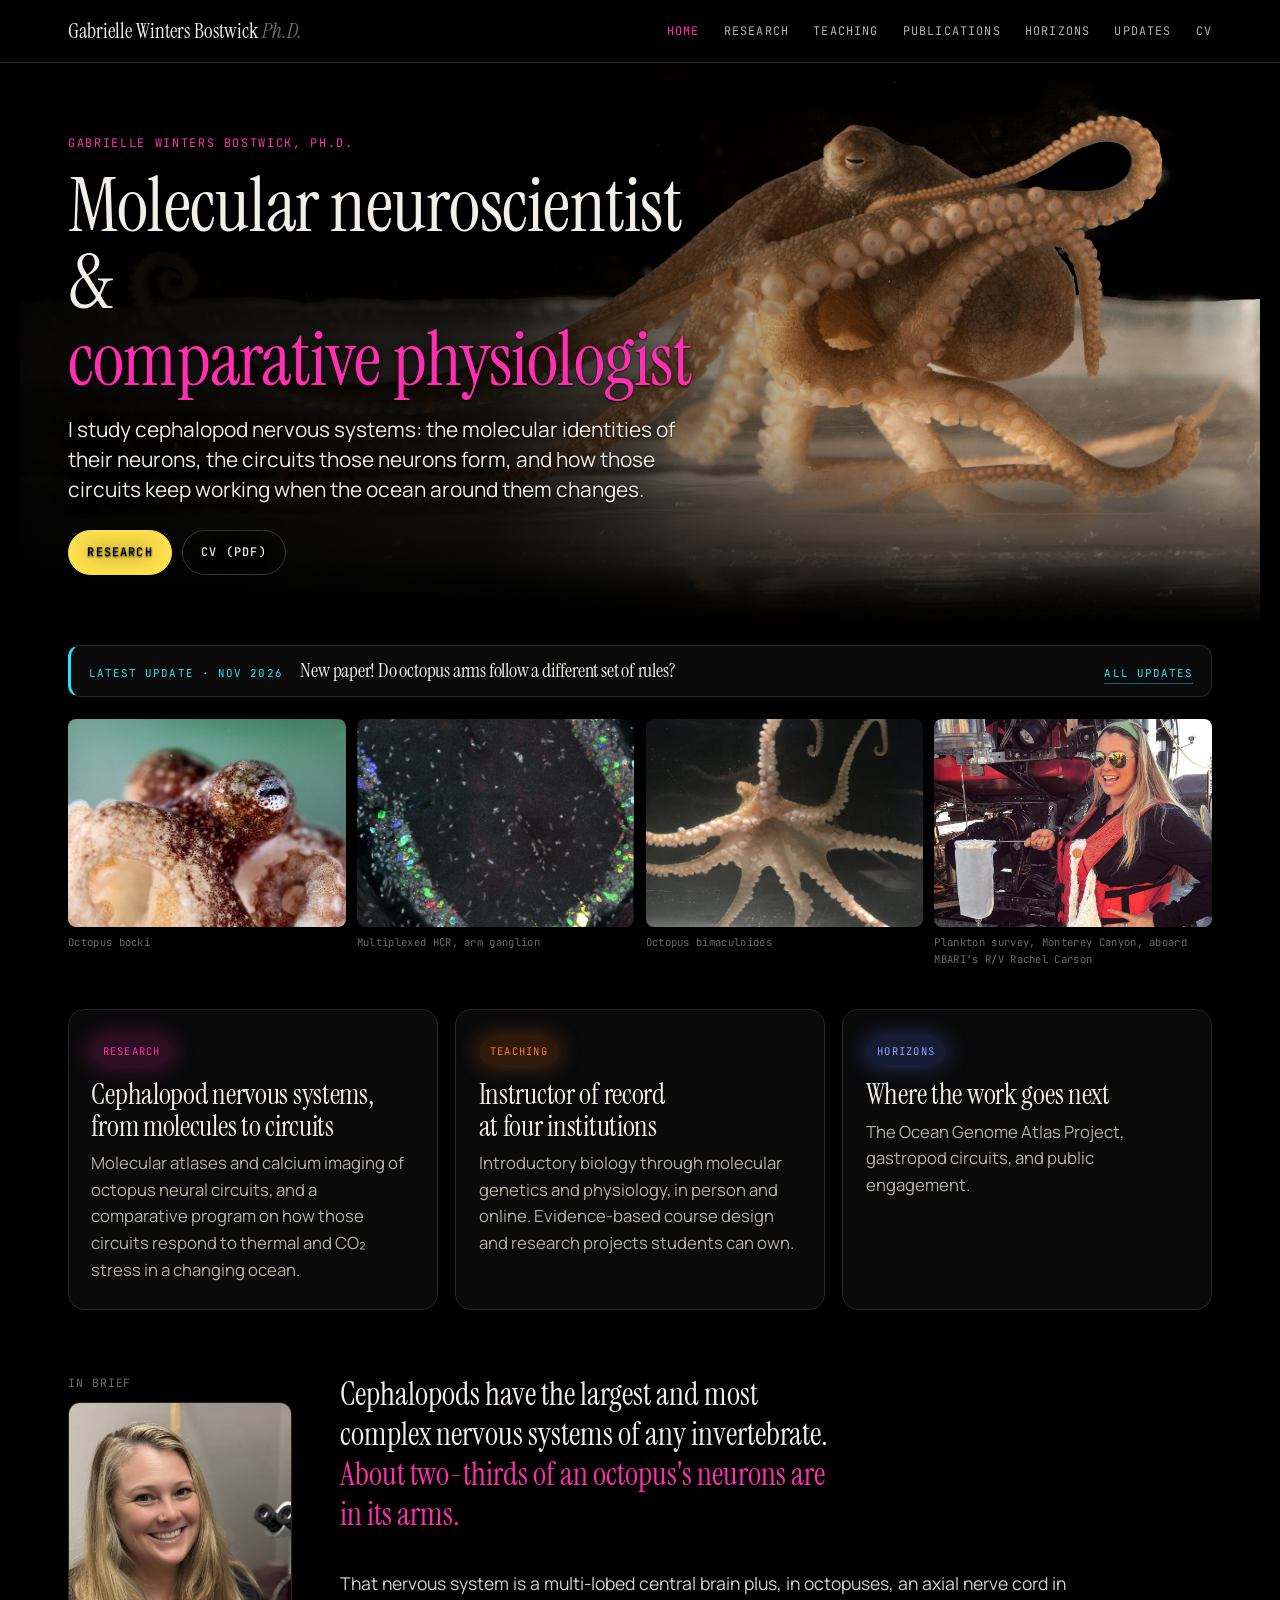
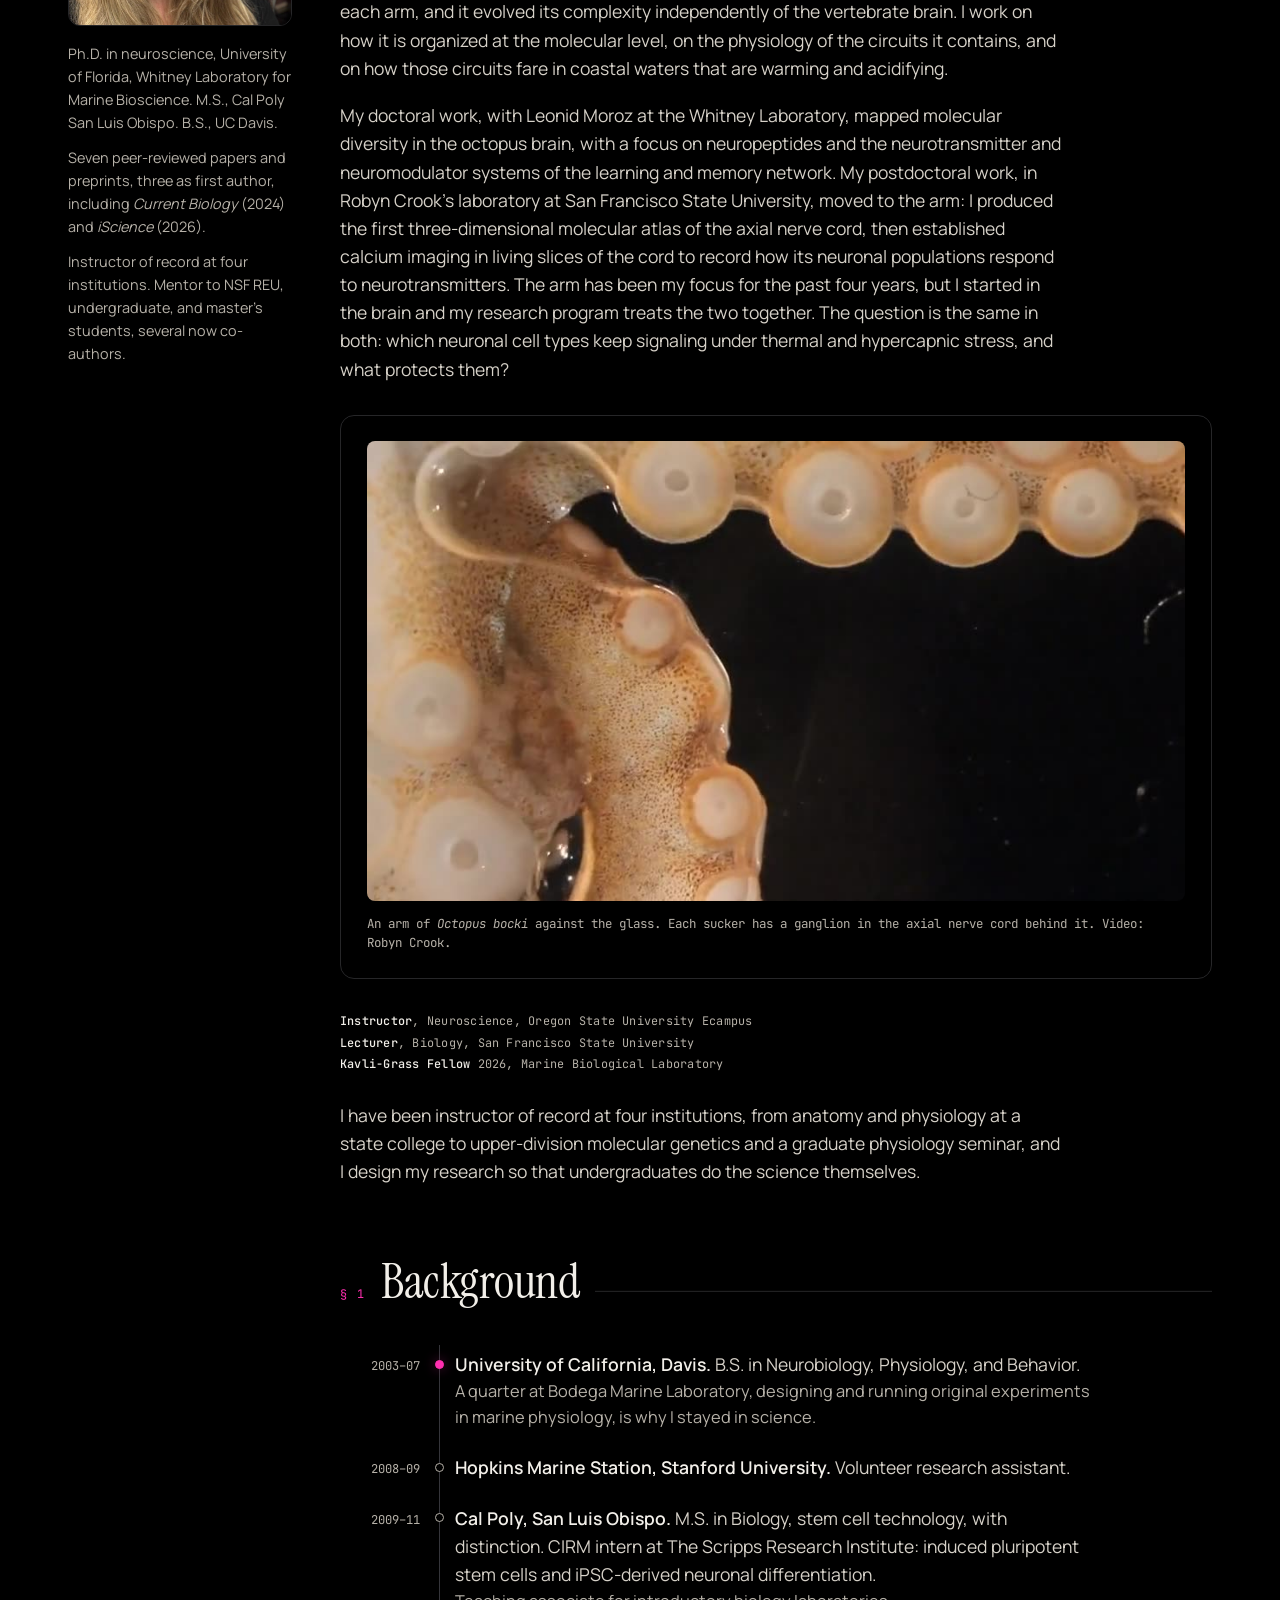
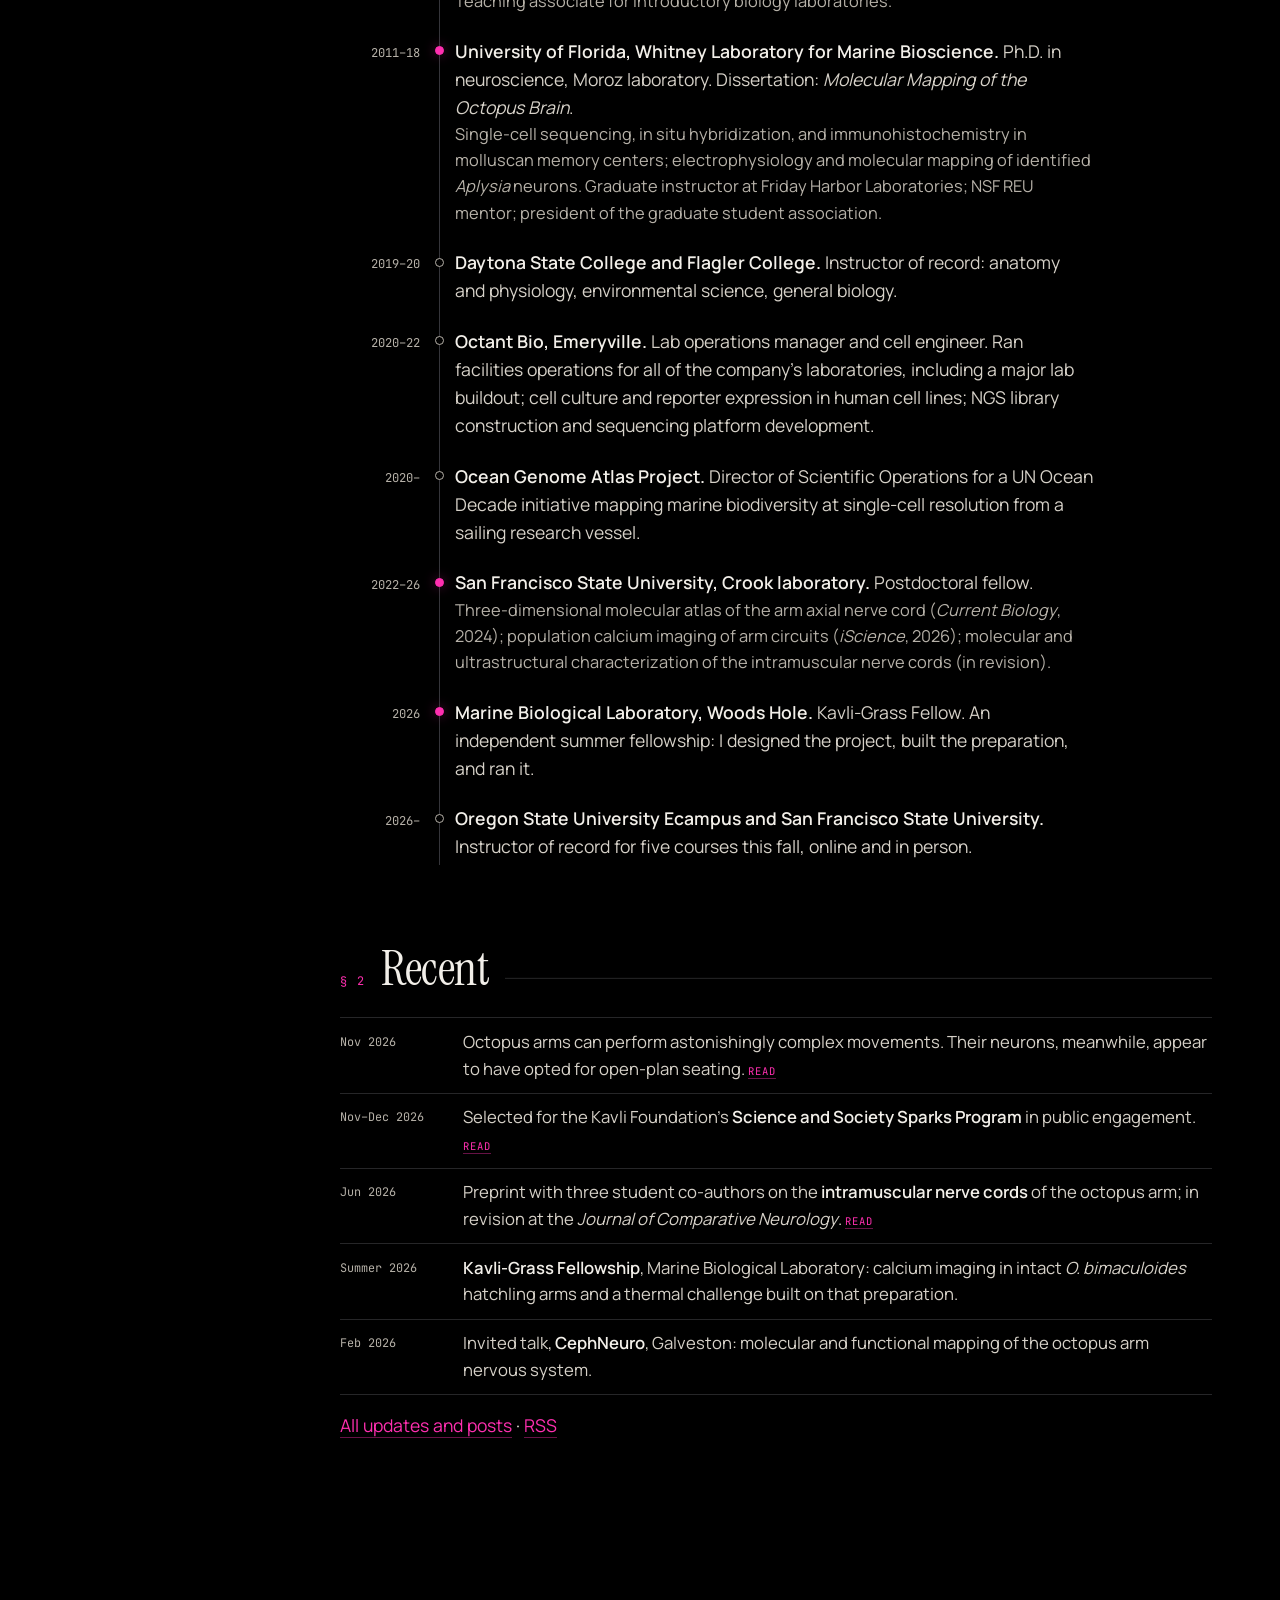
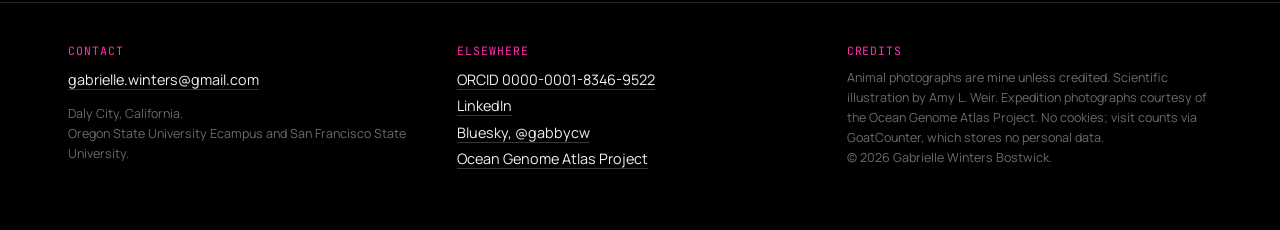
<file: index.html>
<!doctype html>
<html lang="en">
<head>
<meta charset="utf-8">
<meta name="viewport" content="width=device-width, initial-scale=1">
<title>Gabrielle Winters Bostwick, Ph.D. · Molecular neuroscientist & comparative physiologist</title>
<meta name="description" content="Molecular neuroscientist and comparative physiologist working on cephalopod nervous systems: molecular atlases, calcium imaging of neural circuits, and resilience under environmental stress.">
<meta property="og:title" content="Gabrielle Winters Bostwick, Ph.D. · Molecular neuroscientist & comparative physiologist">
<meta property="og:description" content="Molecular neuroscientist and comparative physiologist working on cephalopod nervous systems: molecular atlases, calcium imaging of neural circuits, and resilience under environmental stress.">
<meta property="og:type" content="website">
<meta property="og:image" content="https://gaberelladeville.github.io/assets/img/bocki-profile-canon.jpg">
<meta property="og:url" content="https://gaberelladeville.github.io/">
<link rel="canonical" href="https://gaberelladeville.github.io/">
<meta name="author" content="Gabrielle Winters Bostwick">
<meta name="google-site-verification" content="ahnPfRX5Jn-W7XOsYNGcV5ZWpmAwP7vJf-dLgor6X-U" />
<meta name="keywords" content="Gabrielle Winters Bostwick, Gabrielle Winters-Bostwick, Gabrielle Winters, Winters-Bostwick GC, Winters GC, molecular neuroscientist, comparative physiologist, cephalopod neuroscience, evolutionary neuroscience, convergent evolution, environmental physiology, ocean acidification, climate change, octopus arm nervous system, Octopus bocki, Octopus bimaculoides, Euprymna berryi, hybridization chain reaction, calcium imaging, San Francisco State University, Oregon State University, Marine Biological Laboratory, Ocean Genome Atlas Project">
<script type="application/ld+json">
{"@context":"https://schema.org","@type":"Person","name":"Gabrielle Winters Bostwick","alternateName":["Gabrielle Winters-Bostwick","Gabrielle C. Winters-Bostwick","Gabrielle Winters","G. C. Winters"],"honorificSuffix":"Ph.D.","url":"https://gaberelladeville.github.io/","image":"https://gaberelladeville.github.io/assets/img/portrait.jpg","jobTitle":"Molecular neuroscientist and comparative physiologist","email":"mailto:gabrielle.winters@gmail.com","affiliation":[{"@type":"Organization","name":"Oregon State University"},{"@type":"Organization","name":"San Francisco State University"},{"@type":"Organization","name":"Ocean Genome Atlas Project"}],"alumniOf":[{"@type":"Organization","name":"University of Florida"},{"@type":"Organization","name":"California Polytechnic State University, San Luis Obispo"},{"@type":"Organization","name":"University of California, Davis"}],"sameAs":["https://orcid.org/0000-0001-8346-9522","https://www.linkedin.com/in/gabrielle-winters/","https://bsky.app/profile/gabbycw.bsky.social","https://www.researchgate.net/profile/Gabrielle-Winters"],"knowsAbout":["cephalopod neuroscience","octopus arm nervous system","molecular neuroanatomy","calcium imaging","hybridization chain reaction","comparative physiology"]}
</script>
<link rel="icon" href="assets/favicon.svg" type="image/svg+xml">
<link rel="icon" href="assets/favicon-32.png" type="image/png" sizes="32x32">
<link rel="apple-touch-icon" href="assets/apple-touch-icon.png">
<link rel="preconnect" href="https://fonts.googleapis.com">
<link rel="preconnect" href="https://fonts.gstatic.com" crossorigin>
<link rel="stylesheet" href="assets/style.css?v=20261123">
<link rel="alternate" type="application/rss+xml" title="Gabrielle Winters Bostwick — Updates" href="feed.xml">

</head>
<body data-page="home">
<header class="site-head">
  <div class="wrap">
    <a class="brand plain" href="index.html">Gabrielle Winters Bostwick <span>Ph.D.</span></a>
    <nav class="site-nav" aria-label="Site"><a href="index.html" aria-current="page">Home</a><a href="research.html">Research</a><a href="teaching.html">Teaching</a><a href="publications.html">Publications</a><a href="horizons.html">Horizons</a><a href="updates.html">Updates</a><a href="cv.html">CV</a></nav>
  </div>
</header>

<main class="wrap">

<section class="hero">
  <img src="assets/img/hero.jpg" alt="Octopus bimaculoides in a tank, one arm extended, on black">
  <div class="g"></div>
  <div class="t">
    <div class="kicker">Gabrielle Winters Bostwick, Ph.D.</div>
    <h1>Molecular neuroscientist &amp;<br><em>comparative physiologist</em></h1>
    <p class="sub">I study cephalopod nervous systems: the molecular identities of their neurons, the circuits those neurons form, and how those circuits keep working when the ocean around them changes.</p>
    <a class="btn" href="research.html">Research</a><a class="btn o" href="assets/WintersBostwick_CV.pdf">CV (PDF)</a>
  </div>
</section>

<section class="latest" aria-label="Latest update">
  <span class="when">Latest update &middot; Nov 2026</span>
  <h3><a href="updates-octopus-arms-different-rules.html">New paper! Do octopus arms follow a different set of rules?</a></h3>
  <a class="all" href="updates.html">All updates</a>
</section>

<div class="strip">
  <div><img src="assets/img/bocki-portrait-green.jpg" alt="Octopus bocki, eye and arms, close up against green" style="object-position:50% 35%"><div class="c">Octopus bocki</div></div>
  <div><img src="assets/img/hcr-ganglion-ring.jpg" alt="Multiplexed HCR: coloured neuronal populations around a ganglion of the axial nerve cord"><div class="c">Multiplexed HCR, arm ganglion</div></div>
  <div><img src="assets/img/bimac-arms-raised.jpg" alt="Octopus bimaculoides with arms raised, on black"><div class="c">Octopus bimaculoides</div></div>
  <div><img src="assets/img/gwb-rov-plankton.jpg" alt="Gabrielle on deck in a life vest, filtering plankton beside an ROV aboard the research vessel Rachel Carson" style="object-position:50% 30%"><div class="c">Plankton survey, Monterey Canyon, aboard MBARI's R/V Rachel Carson</div></div>
</div>

<nav class="doors" aria-label="Main sections">
  <a class="d1" href="research.html"><span class="label">Research</span><h3>Cephalopod nervous systems, from molecules to circuits</h3><p>Molecular atlases and calcium imaging of octopus neural circuits, and a comparative program on how those circuits respond to thermal and CO₂ stress in a changing ocean.</p></a>
  <a class="d2" href="teaching.html"><span class="label">Teaching</span><h3>Instructor of record at four institutions</h3><p>Introductory biology through molecular genetics and physiology, in person and online. Evidence-based course design and research projects students can own.</p></a>
  <a class="d3" href="horizons.html"><span class="label">Horizons</span><h3>Where the work goes next</h3><p>The Ocean Genome Atlas Project, gastropod circuits, and public engagement.</p></a>
</nav>

<div class="page">
  <aside class="margin">
    <span class="label">In brief</span>
    <div class="portrait"><img src="assets/img/portrait.jpg" alt="Gabrielle Winters Bostwick, at a microscope"></div>
    <p style="margin-top:1rem">Ph.D. in neuroscience, University of Florida, Whitney Laboratory for Marine Bioscience. M.S., Cal Poly San Luis Obispo. B.S., UC Davis.</p>
    <p>Seven peer-reviewed papers and preprints, three as first author, including <em>Current Biology</em> (2024) and <em>iScience</em> (2026).</p>
    <p>Instructor of record at four institutions. Mentor to NSF REU, undergraduate, and master's students, several now co-authors.</p>
  </aside>
  <div class="body">
    <p class="lede">Cephalopods have the largest and most complex nervous systems of any invertebrate. <b>About two-thirds of an octopus's neurons are in its arms.</b></p>
    <p>That nervous system is a multi-lobed central brain plus, in octopuses, an axial nerve cord in each arm, and it evolved its complexity independently of the vertebrate brain. I work on how it is organized at the molecular level, on the physiology of the circuits it contains, and on how those circuits fare in coastal waters that are warming and acidifying.</p>
    <p>My doctoral work, with Leonid Moroz at the Whitney Laboratory, mapped molecular diversity in the octopus brain, with a focus on neuropeptides and the neurotransmitter and neuromodulator systems of the learning and memory network. My postdoctoral work, in Robyn Crook's laboratory at San Francisco State University, moved to the arm: I produced the first three-dimensional molecular atlas of the axial nerve cord, then established calcium imaging in living slices of the cord to record how its neuronal populations respond to neurotransmitters. The arm has been my focus for the past four years, but I started in the brain and my research program treats the two together. The question is the same in both: which neuronal cell types keep signaling under thermal and hypercapnic stress, and what protects them?</p>
    <figure class="plate dark">
      <video data-autoplay muted loop playsinline preload="metadata" poster="assets/video/arm-suckers-poster.jpg"><source src="assets/video/arm-suckers.mp4" type="video/mp4"></video>
      <figcaption class="caption">An arm of <span class="sp">Octopus bocki</span> against the glass. Each sucker has a ganglion in the axial nerve cord behind it. Video: Robyn Crook.</figcaption>
    </figure>
    <div class="affil" style="margin:0 0 1.6rem"><b>Instructor</b>, Neuroscience, Oregon State University Ecampus<br><b>Lecturer</b>, Biology, San Francisco State University<br><b><span style="white-space:nowrap">Kavli-Grass Fellow</span></b> 2026, Marine Biological Laboratory</div>
    <p>I have been instructor of record at four institutions, from anatomy and physiology at a state college to upper-division molecular genetics and a graduate physiology seminar, and I design my research so that undergraduates do the science themselves.</p>

    <div class="sec"><span class="n">§ 1</span><h2>Background</h2></div>
    <ul class="timeline">
      <li class="mark"><span class="y">2003–07</span><div class="what"><b>University of California, Davis.</b> B.S. in Neurobiology, Physiology, and Behavior.<span>A quarter at Bodega Marine Laboratory, designing and running original experiments in marine physiology, is why I stayed in science.</span></div></li>
      <li><span class="y">2008–09</span><div class="what"><b>Hopkins Marine Station, Stanford University.</b> Volunteer research assistant.</div></li>
      <li><span class="y">2009–11</span><div class="what"><b>Cal Poly, San Luis Obispo.</b> M.S. in Biology, stem cell technology, with distinction. CIRM intern at The Scripps Research Institute: induced pluripotent stem cells and iPSC-derived neuronal differentiation.<span>Teaching associate for introductory biology laboratories.</span></div></li>
      <li class="mark"><span class="y">2011–18</span><div class="what"><b>University of Florida, Whitney Laboratory for Marine Bioscience.</b> Ph.D. in neuroscience, Moroz laboratory. Dissertation: <em>Molecular Mapping of the Octopus Brain</em>.<span>Single-cell sequencing, in situ hybridization, and immunohistochemistry in molluscan memory centers; electrophysiology and molecular mapping of identified <em>Aplysia</em> neurons. Graduate instructor at Friday Harbor Laboratories; NSF REU mentor; president of the graduate student association.</span></div></li>
      <li><span class="y">2019–20</span><div class="what"><b>Daytona State College and Flagler College.</b> Instructor of record: anatomy and physiology, environmental science, general biology.</div></li>
      <li><span class="y">2020–22</span><div class="what"><b>Octant Bio, Emeryville.</b> Lab operations manager and cell engineer. Ran facilities operations for all of the company's laboratories, including a major lab buildout; cell culture and reporter expression in human cell lines; NGS library construction and sequencing platform development.</div></li>
      <li><span class="y">2020–</span><div class="what"><b>Ocean Genome Atlas Project.</b> Director of Scientific Operations for a UN Ocean Decade initiative mapping marine biodiversity at single-cell resolution from a sailing research vessel.</div></li>
      <li class="mark"><span class="y">2022–26</span><div class="what"><b>San Francisco State University, Crook laboratory.</b> Postdoctoral fellow.<span>Three-dimensional molecular atlas of the arm axial nerve cord (<em>Current Biology</em>, 2024); population calcium imaging of arm circuits (<em>iScience</em>, 2026); molecular and ultrastructural characterization of the intramuscular nerve cords (in revision).</span></div></li>
      <li class="mark"><span class="y">2026</span><div class="what"><b>Marine Biological Laboratory, Woods Hole.</b> Kavli-Grass Fellow. An independent summer fellowship: I designed the project, built the preparation, and ran it.</div></li>
      <li><span class="y">2026–</span><div class="what"><b>Oregon State University Ecampus and San Francisco State University.</b> Instructor of record for five courses this fall, online and in person.</div></li>
    </ul>

    <div class="sec"><span class="n">§ 2</span><h2>Recent</h2></div>
    <ul class="recent"><li><span class="y">Nov 2026</span><span>Octopus arms can perform astonishingly complex movements. Their neurons, meanwhile, appear to have opted for open-plan seating. <a class="seemore" href="updates-octopus-arms-different-rules.html">Read</a></span></li><li><span class="y">Nov–Dec 2026</span><span>Selected for the Kavli Foundation's <b>Science and Society Sparks Program</b> in public engagement. <a class="seemore" href="updates-kavli-science-and-society-sparks.html">Read</a></span></li><li><span class="y">Jun 2026</span><span>Preprint with three student co-authors on the <b>intramuscular nerve cords</b> of the octopus arm; in revision at the <em>Journal of Comparative Neurology</em>. <a class="seemore" href="updates-intramuscular-nerve-cords-preprint.html">Read</a></span></li><li><span class="y">Summer 2026</span><span><b>Kavli-Grass Fellowship</b>, Marine Biological Laboratory: calcium imaging in intact <span class="sp">O. bimaculoides</span> hatchling arms and a thermal challenge built on that preparation.</span></li><li><span class="y">Feb 2026</span><span>Invited talk, <b>CephNeuro</b>, Galveston: molecular and functional mapping of the octopus arm nervous system.</span></li></ul><p style="margin-top:1rem"><a href="updates.html">All updates and posts</a> &middot; <a href="feed.xml">RSS</a></p>
  </div>
</div>

</main>

<footer class="site-foot">
  <div class="wrap">
    <div>
      <span class="label">Contact</span>
      <a href="mailto:gabrielle.winters@gmail.com">gabrielle.winters@gmail.com</a>
      <p class="colophon" style="margin-top:.8rem">Daly City, California.<br>Oregon State University Ecampus and San Francisco State University.</p>
    </div>
    <div>
      <span class="label">Elsewhere</span>
      <ul>
        <li><a href="https://orcid.org/0000-0001-8346-9522" rel="me">ORCID 0000-0001-8346-9522</a></li>
        <li><a href="https://www.linkedin.com/in/gabrielle-winters/" rel="me">LinkedIn</a></li>
        <li><a href="https://bsky.app/profile/gabbycw.bsky.social" rel="me">Bluesky, @gabbycw</a></li>
        <li><a href="https://www.ogapvoyage.org/">Ocean Genome Atlas Project</a></li>
      </ul>
    </div>
    <div>
      <span class="label">Credits</span>
      <p class="colophon">Animal photographs are mine unless credited. Scientific illustration by Amy L. Weir. Expedition photographs courtesy of the Ocean Genome Atlas Project. No cookies; visit counts via GoatCounter, which stores no personal data.<br>&copy; <span data-year>2026</span> Gabrielle Winters Bostwick.</p>
    </div>
  </div>
</footer>
<script src="assets/site.js"></script>
<script data-goatcounter="https://gwb.goatcounter.com/count" async src="https://gc.zgo.at/count.js"></script>
</body>
</html>
</file>
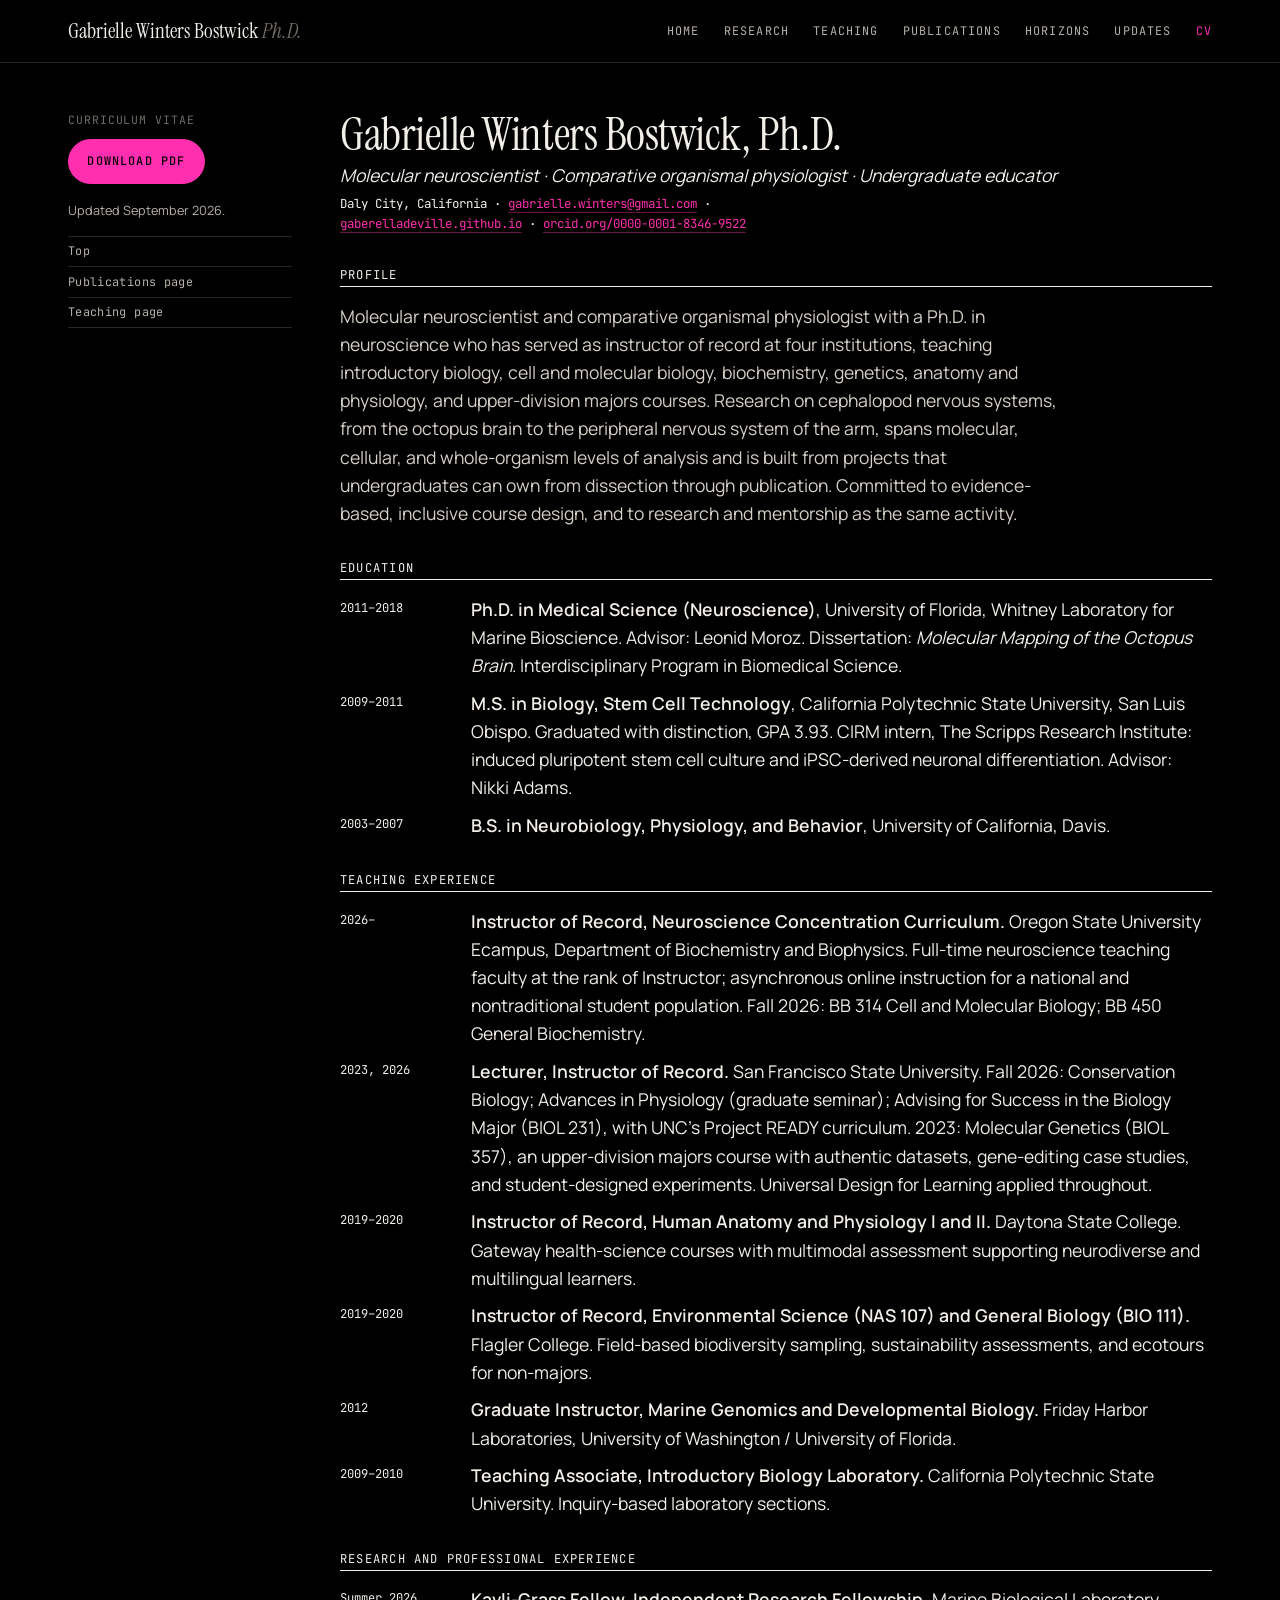
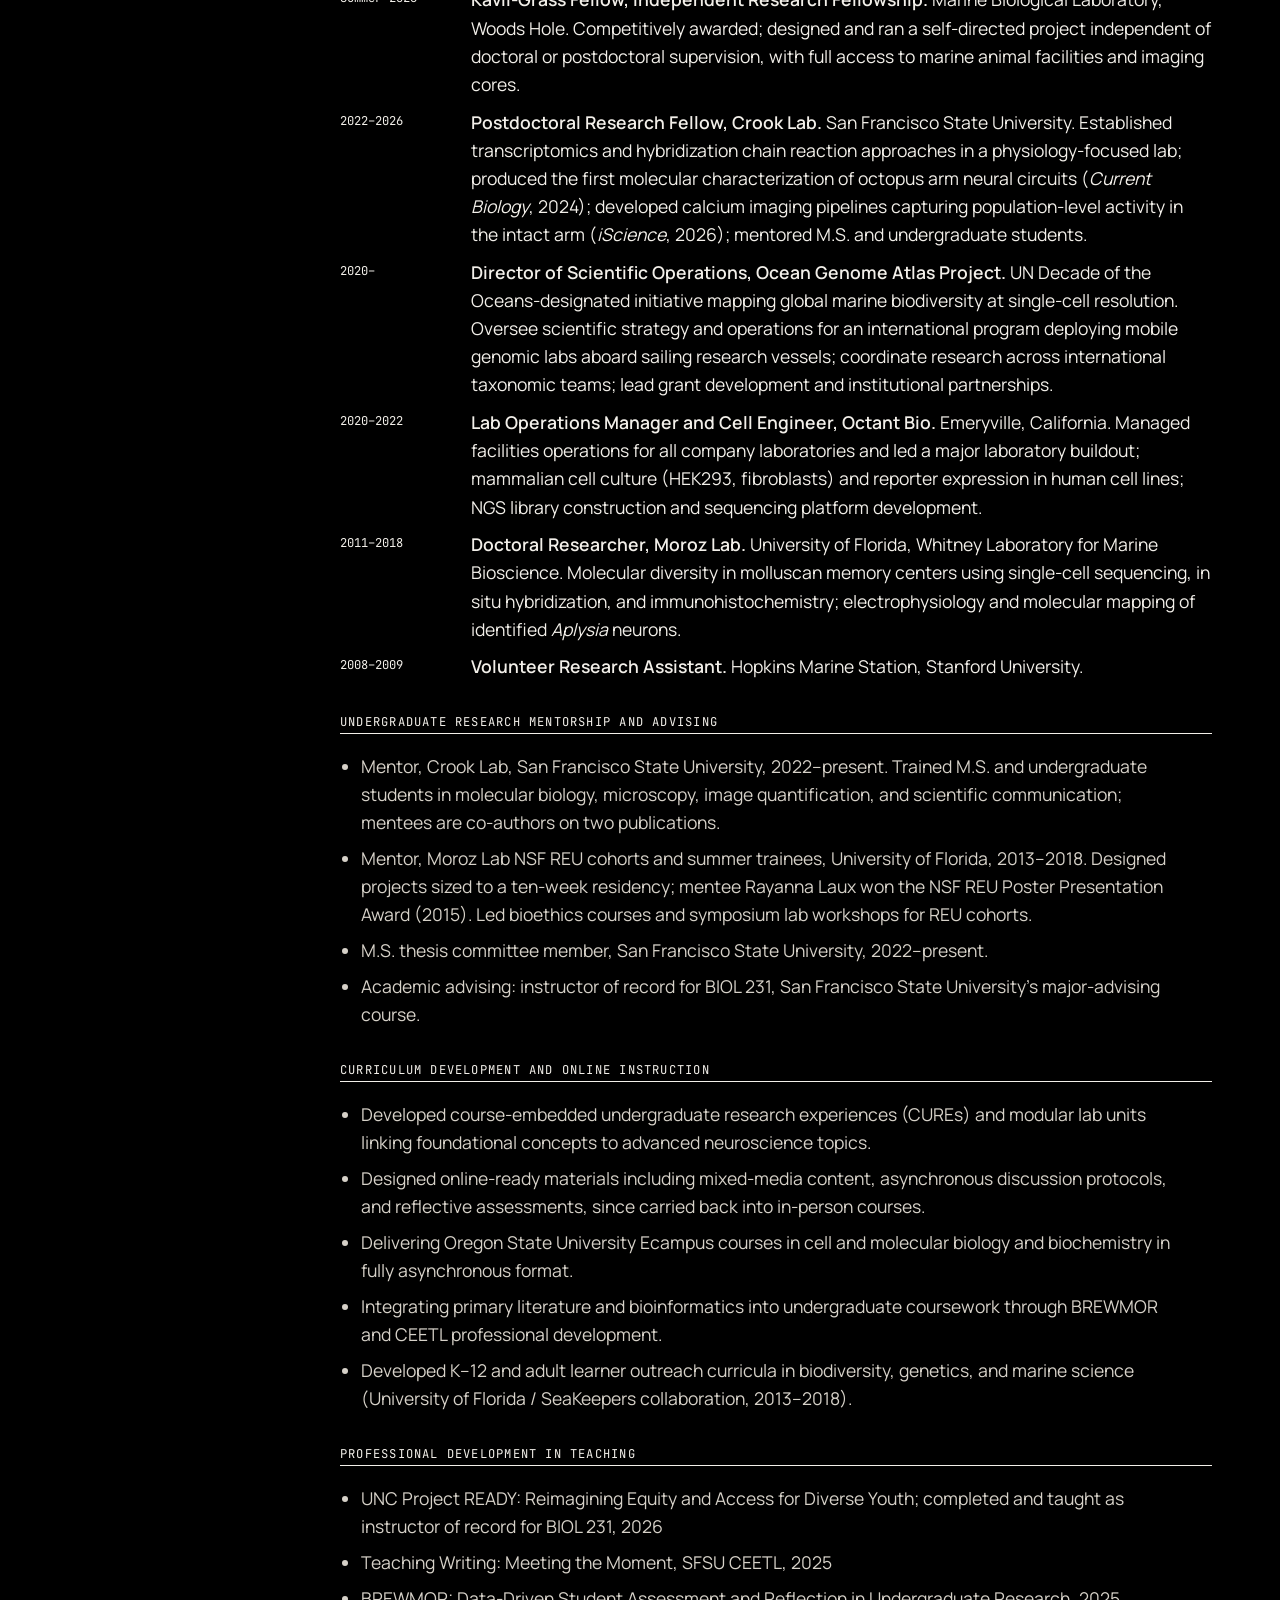
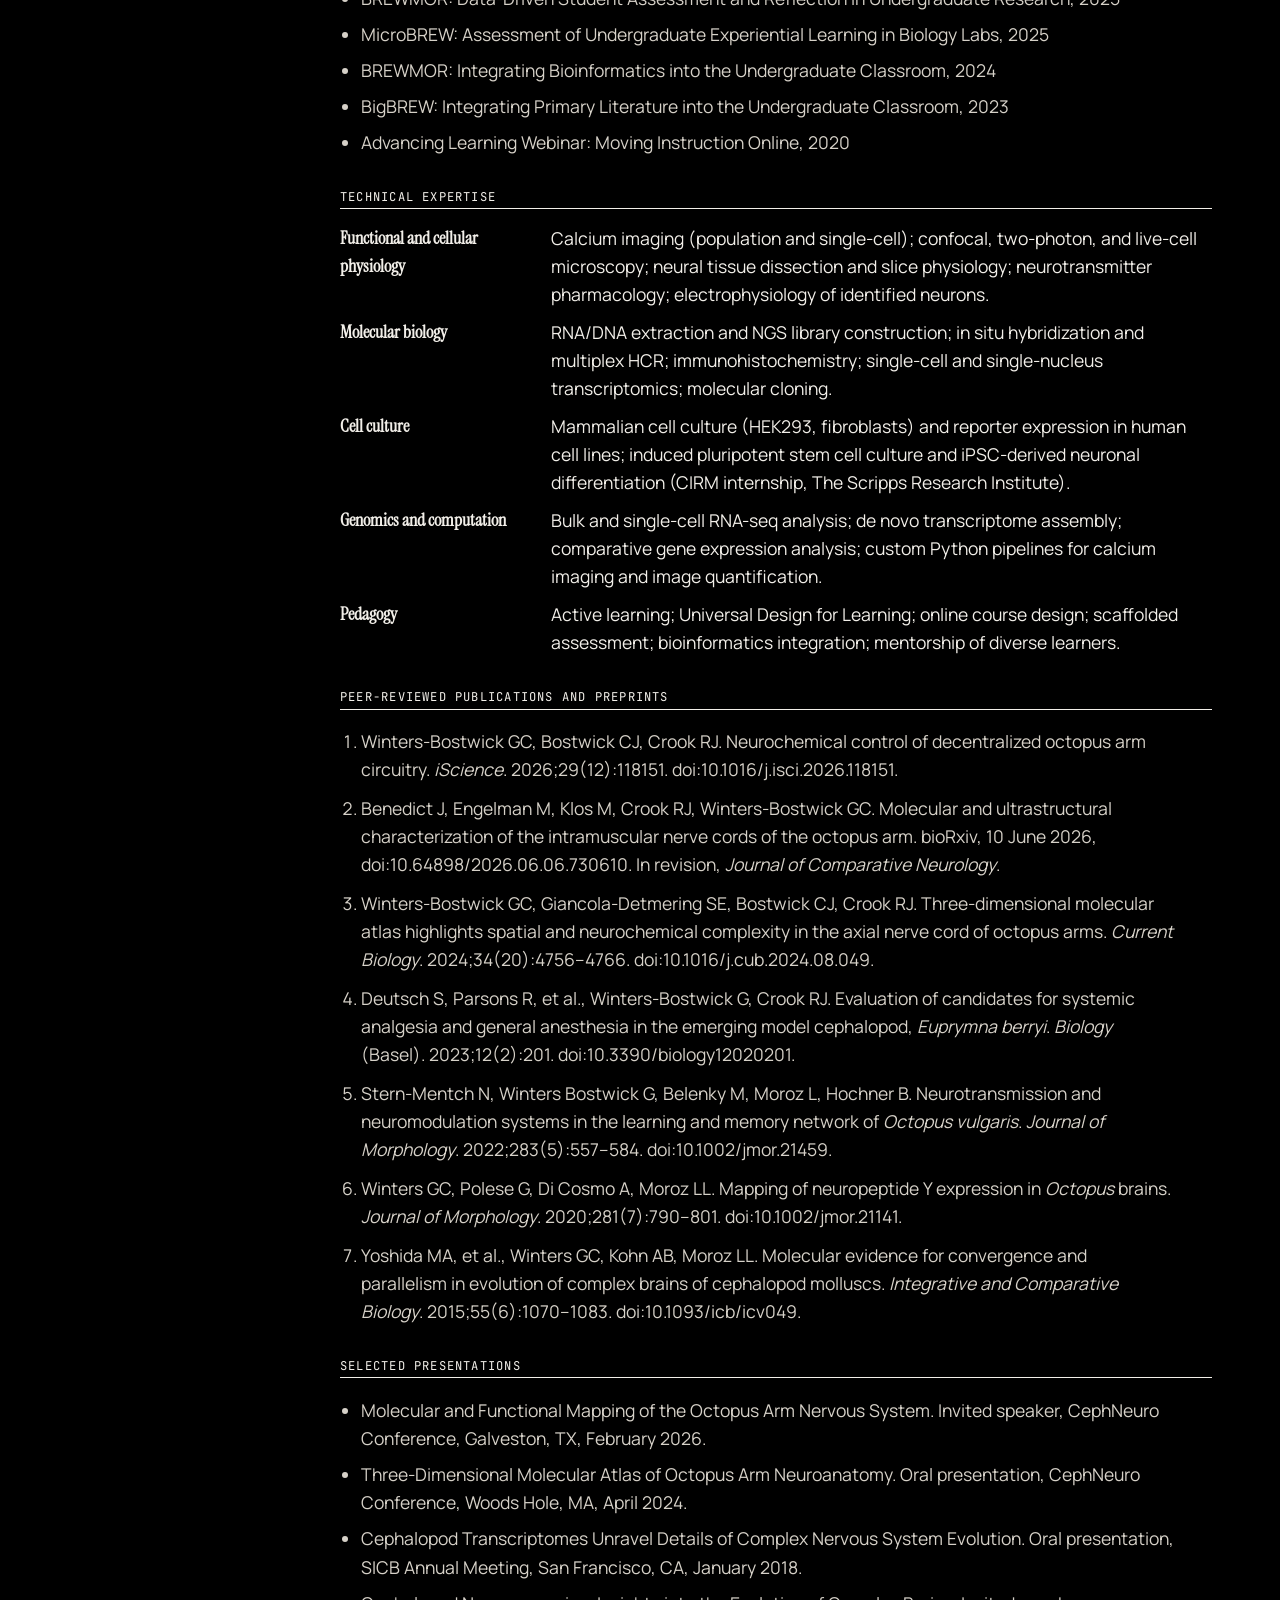
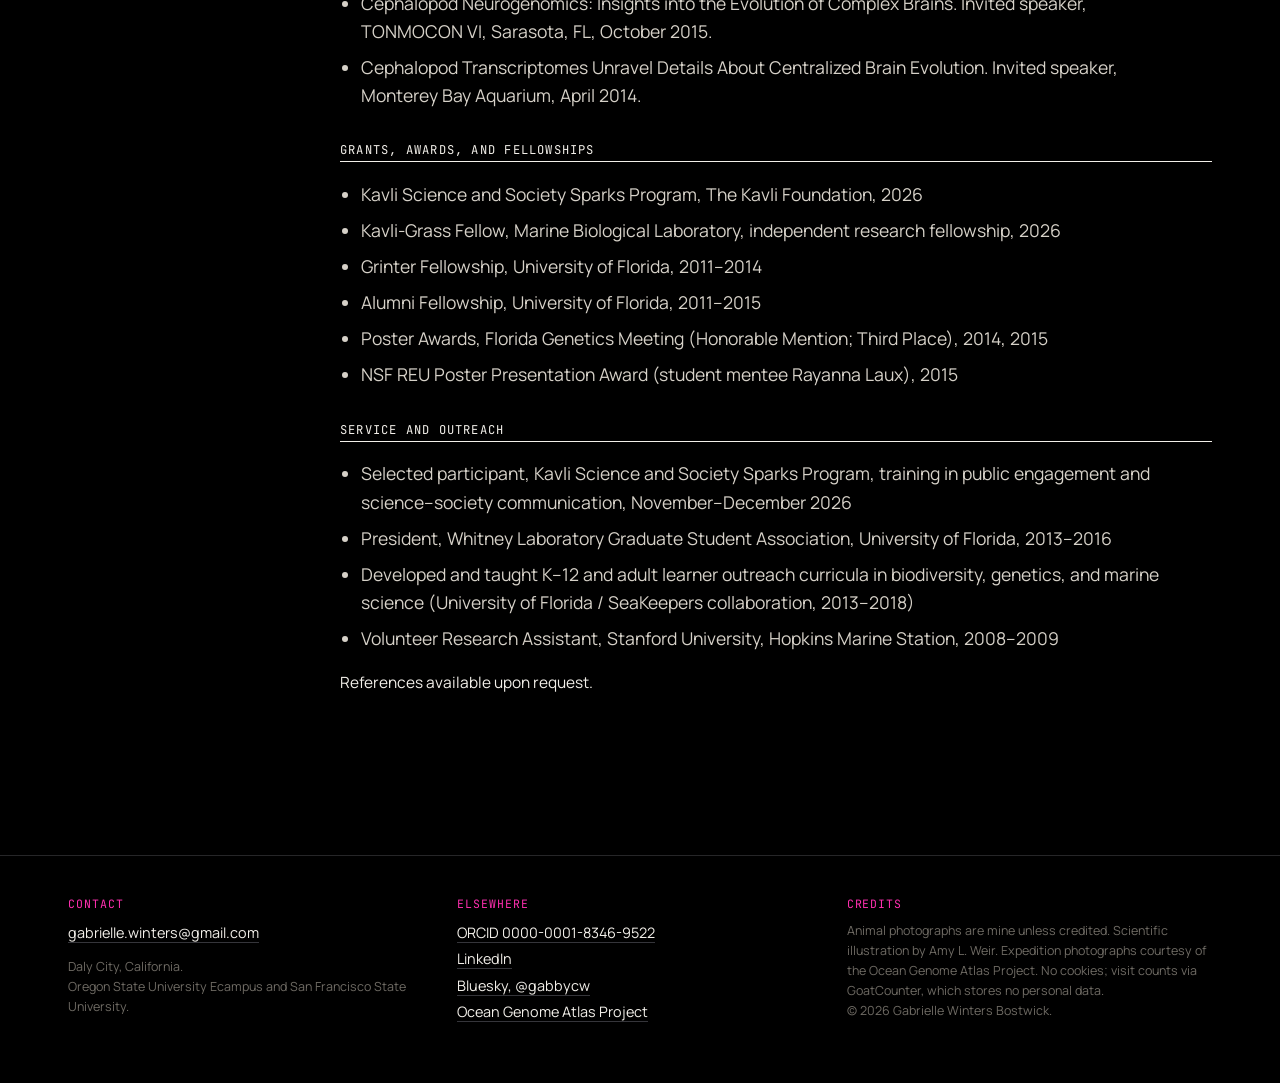
<file: cv.html>
<!doctype html>
<html lang="en">
<head>
<meta charset="utf-8">
<meta name="viewport" content="width=device-width, initial-scale=1">
<title>Curriculum vitae · Gabrielle Winters Bostwick</title>
<meta name="description" content="Full curriculum vitae of Gabrielle Winters Bostwick: education, teaching, research, publications, and awards.">
<meta property="og:title" content="Curriculum vitae · Gabrielle Winters Bostwick">
<meta property="og:description" content="Full curriculum vitae of Gabrielle Winters Bostwick: education, teaching, research, publications, and awards.">
<meta property="og:type" content="website">
<meta property="og:image" content="https://gaberelladeville.github.io/assets/img/bocki-profile-canon.jpg">
<meta property="og:url" content="https://gaberelladeville.github.io/cv.html">
<link rel="canonical" href="https://gaberelladeville.github.io/cv.html">
<meta name="author" content="Gabrielle Winters Bostwick">
<meta name="google-site-verification" content="ahnPfRX5Jn-W7XOsYNGcV5ZWpmAwP7vJf-dLgor6X-U" />
<meta name="keywords" content="Gabrielle Winters Bostwick, Gabrielle Winters-Bostwick, Gabrielle Winters, Winters-Bostwick GC, Winters GC, molecular neuroscientist, comparative physiologist, cephalopod neuroscience, evolutionary neuroscience, convergent evolution, environmental physiology, ocean acidification, climate change, octopus arm nervous system, Octopus bocki, Octopus bimaculoides, Euprymna berryi, hybridization chain reaction, calcium imaging, San Francisco State University, Oregon State University, Marine Biological Laboratory, Ocean Genome Atlas Project">
<script type="application/ld+json">
{"@context":"https://schema.org","@type":"Person","name":"Gabrielle Winters Bostwick","alternateName":["Gabrielle Winters-Bostwick","Gabrielle C. Winters-Bostwick","Gabrielle Winters","G. C. Winters"],"honorificSuffix":"Ph.D.","url":"https://gaberelladeville.github.io/","image":"https://gaberelladeville.github.io/assets/img/portrait.jpg","jobTitle":"Molecular neuroscientist and comparative physiologist","email":"mailto:gabrielle.winters@gmail.com","affiliation":[{"@type":"Organization","name":"Oregon State University"},{"@type":"Organization","name":"San Francisco State University"},{"@type":"Organization","name":"Ocean Genome Atlas Project"}],"alumniOf":[{"@type":"Organization","name":"University of Florida"},{"@type":"Organization","name":"California Polytechnic State University, San Luis Obispo"},{"@type":"Organization","name":"University of California, Davis"}],"sameAs":["https://orcid.org/0000-0001-8346-9522","https://www.linkedin.com/in/gabrielle-winters/","https://bsky.app/profile/gabbycw.bsky.social","https://www.researchgate.net/profile/Gabrielle-Winters"],"knowsAbout":["cephalopod neuroscience","octopus arm nervous system","molecular neuroanatomy","calcium imaging","hybridization chain reaction","comparative physiology"]}
</script>
<link rel="icon" href="assets/favicon.svg" type="image/svg+xml">
<link rel="icon" href="assets/favicon-32.png" type="image/png" sizes="32x32">
<link rel="apple-touch-icon" href="assets/apple-touch-icon.png">
<link rel="preconnect" href="https://fonts.googleapis.com">
<link rel="preconnect" href="https://fonts.gstatic.com" crossorigin>
<link rel="stylesheet" href="assets/style.css?v=20261123">
<link rel="alternate" type="application/rss+xml" title="Gabrielle Winters Bostwick — Updates" href="feed.xml">

</head>
<body data-page="cv">
<header class="site-head">
  <div class="wrap">
    <a class="brand plain" href="index.html">Gabrielle Winters Bostwick <span>Ph.D.</span></a>
    <nav class="site-nav" aria-label="Site"><a href="index.html">Home</a><a href="research.html">Research</a><a href="teaching.html">Teaching</a><a href="publications.html">Publications</a><a href="horizons.html">Horizons</a><a href="updates.html">Updates</a><a href="cv.html" aria-current="page">CV</a></nav>
  </div>
</header>

<main class="wrap">

<style>
.cv h1 { font-size: clamp(2rem, 1.6rem + 1.6vw, 3rem); margin-bottom: .2rem; }
.cv-sub { font-family: var(--display); font-style: italic; color: var(--ink-soft); margin-bottom: .3rem; }
.cv-contact { font-family: var(--mono); font-size: .78rem; color: var(--ink-soft); }
.cv h2 { font-family: var(--mono); font-size: .76rem; letter-spacing: .1em; text-transform: uppercase; color: var(--rust); border-bottom: 1px solid var(--ink); padding-bottom: .3rem; margin: 2.2rem 0 .9rem; font-variation-settings: normal; }
.cv dl { display: grid; grid-template-columns: 7rem minmax(0,1fr); gap: .6rem 1.2rem; margin: 0 0 1rem; }
.cv dt { font-family: var(--mono); font-size: .76rem; color: var(--ink-soft); padding-top: .25rem; }
.cv dd { margin: 0; max-width: 72ch; }
.cv dl.tight { grid-template-columns: 12rem minmax(0,1fr); }
.cv dl.tight dt { font-family: var(--serif); font-size: 1em; font-weight: 600; color: var(--ink); padding-top: 0; }
.cv ul, .cv ol { max-width: 76ch; }
.cv-pubs li { margin-bottom: .6em; }
@media (max-width: 600px) { .cv dl, .cv dl.tight { grid-template-columns: 1fr; gap: .1rem .5rem; } .cv dd { margin-bottom: .7rem; } }
</style>

<div class="page">
  <aside class="margin sticky">
    <span class="label">Curriculum vitae</span>
    <p><a class="btn" href="assets/WintersBostwick_CV.pdf">Download PDF</a></p>
    <p class="small" style="margin-top:1rem">Updated September 2026.</p>
    <nav style="margin-top:1rem"><a href="#top">Top</a><a href="publications.html">Publications page</a><a href="teaching.html">Teaching page</a></nav>
  </aside>
  <div class="body" id="top">
  
<div class="cv">
<header class="cv-head">
  <h1>Gabrielle Winters Bostwick, Ph.D.</h1>
  <p class="cv-sub">Molecular neuroscientist · Comparative organismal physiologist · Undergraduate educator</p>
  <p class="cv-contact">Daly City, California · <a href="mailto:gabrielle.winters@gmail.com">gabrielle.winters@gmail.com</a> · <a href="https://gaberelladeville.github.io/">gaberelladeville.github.io</a> · <a href="https://orcid.org/0000-0001-8346-9522">orcid.org/0000-0001-8346-9522</a></p>
</header>

<h2>Profile</h2>
<p>Molecular neuroscientist and comparative organismal physiologist with a Ph.D. in neuroscience who has served as instructor of record at four institutions, teaching introductory biology, cell and molecular biology, biochemistry, genetics, anatomy and physiology, and upper-division majors courses. Research on cephalopod nervous systems, from the octopus brain to the peripheral nervous system of the arm, spans molecular, cellular, and whole-organism levels of analysis and is built from projects that undergraduates can own from dissection through publication. Committed to evidence-based, inclusive course design, and to research and mentorship as the same activity.</p>

<h2>Education</h2>
<dl>
<dt>2011–2018</dt><dd><b>Ph.D. in Medical Science (Neuroscience)</b>, University of Florida, Whitney Laboratory for Marine Bioscience. Advisor: Leonid Moroz. Dissertation: <i>Molecular Mapping of the Octopus Brain</i>. Interdisciplinary Program in Biomedical Science.</dd>
<dt>2009–2011</dt><dd><b>M.S. in Biology, Stem Cell Technology</b>, California Polytechnic State University, San Luis Obispo. Graduated with distinction, GPA 3.93. CIRM intern, The Scripps Research Institute: induced pluripotent stem cell culture and iPSC-derived neuronal differentiation. Advisor: Nikki Adams.</dd>
<dt>2003–2007</dt><dd><b>B.S. in Neurobiology, Physiology, and Behavior</b>, University of California, Davis.</dd>
</dl>

<h2>Teaching experience</h2>
<dl>
<dt>2026–</dt><dd><b>Instructor of Record, Neuroscience Concentration Curriculum.</b> Oregon State University Ecampus, Department of Biochemistry and Biophysics. Full-time neuroscience teaching faculty at the rank of Instructor; asynchronous online instruction for a national and nontraditional student population. Fall 2026: BB 314 Cell and Molecular Biology; BB 450 General Biochemistry.</dd>
<dt>2023, 2026</dt><dd><b>Lecturer, Instructor of Record.</b> San Francisco State University. Fall 2026: Conservation Biology; Advances in Physiology (graduate seminar); Advising for Success in the Biology Major (BIOL 231), with UNC's Project READY curriculum. 2023: Molecular Genetics (BIOL 357), an upper-division majors course with authentic datasets, gene-editing case studies, and student-designed experiments. Universal Design for Learning applied throughout.</dd>
<dt>2019–2020</dt><dd><b>Instructor of Record, Human Anatomy and Physiology I and II.</b> Daytona State College. Gateway health-science courses with multimodal assessment supporting neurodiverse and multilingual learners.</dd>
<dt>2019–2020</dt><dd><b>Instructor of Record, Environmental Science (NAS 107) and General Biology (BIO 111).</b> Flagler College. Field-based biodiversity sampling, sustainability assessments, and ecotours for non-majors.</dd>
<dt>2012</dt><dd><b>Graduate Instructor, Marine Genomics and Developmental Biology.</b> Friday Harbor Laboratories, University of Washington / University of Florida.</dd>
<dt>2009–2010</dt><dd><b>Teaching Associate, Introductory Biology Laboratory.</b> California Polytechnic State University. Inquiry-based laboratory sections.</dd>
</dl>


<h2>Research and professional experience</h2>
<dl>
<dt>Summer 2026</dt><dd><b>Kavli-Grass Fellow, Independent Research Fellowship.</b> Marine Biological Laboratory, Woods Hole. Competitively awarded; designed and ran a self-directed project independent of doctoral or postdoctoral supervision, with full access to marine animal facilities and imaging cores.</dd>
<dt>2022–2026</dt><dd><b>Postdoctoral Research Fellow, Crook Lab.</b> San Francisco State University. Established transcriptomics and hybridization chain reaction approaches in a physiology-focused lab; produced the first molecular characterization of octopus arm neural circuits (<i>Current Biology</i>, 2024); developed calcium imaging pipelines capturing population-level activity in the intact arm (<i>iScience</i>, 2026); mentored M.S. and undergraduate students.</dd>
<dt>2020–</dt><dd><b>Director of Scientific Operations, Ocean Genome Atlas Project.</b> UN Decade of the Oceans-designated initiative mapping global marine biodiversity at single-cell resolution. Oversee scientific strategy and operations for an international program deploying mobile genomic labs aboard sailing research vessels; coordinate research across international taxonomic teams; lead grant development and institutional partnerships.</dd>
<dt>2020–2022</dt><dd><b>Lab Operations Manager and Cell Engineer, Octant Bio.</b> Emeryville, California. Managed facilities operations for all company laboratories and led a major laboratory buildout; mammalian cell culture (HEK293, fibroblasts) and reporter expression in human cell lines; NGS library construction and sequencing platform development.</dd>
<dt>2011–2018</dt><dd><b>Doctoral Researcher, Moroz Lab.</b> University of Florida, Whitney Laboratory for Marine Bioscience. Molecular diversity in molluscan memory centers using single-cell sequencing, in situ hybridization, and immunohistochemistry; electrophysiology and molecular mapping of identified <i>Aplysia</i> neurons.</dd>
<dt>2008–2009</dt><dd><b>Volunteer Research Assistant.</b> Hopkins Marine Station, Stanford University.</dd>
</dl>

<h2>Undergraduate research mentorship and advising</h2>
<ul>
<li>Mentor, Crook Lab, San Francisco State University, 2022–present. Trained M.S. and undergraduate students in molecular biology, microscopy, image quantification, and scientific communication; mentees are co-authors on two publications.</li>
<li>Mentor, Moroz Lab NSF REU cohorts and summer trainees, University of Florida, 2013–2018. Designed projects sized to a ten-week residency; mentee Rayanna Laux won the NSF REU Poster Presentation Award (2015). Led bioethics courses and symposium lab workshops for REU cohorts.</li>
<li>M.S. thesis committee member, San Francisco State University, 2022–present.</li>
<li>Academic advising: instructor of record for BIOL 231, San Francisco State University's major-advising course.</li>
</ul>

<h2>Curriculum development and online instruction</h2>
<ul>
<li>Developed course-embedded undergraduate research experiences (CUREs) and modular lab units linking foundational concepts to advanced neuroscience topics.</li>
<li>Designed online-ready materials including mixed-media content, asynchronous discussion protocols, and reflective assessments, since carried back into in-person courses.</li>
<li>Delivering Oregon State University Ecampus courses in cell and molecular biology and biochemistry in fully asynchronous format.</li>
<li>Integrating primary literature and bioinformatics into undergraduate coursework through BREWMOR and CEETL professional development.</li>
<li>Developed K–12 and adult learner outreach curricula in biodiversity, genetics, and marine science (University of Florida / SeaKeepers collaboration, 2013–2018).</li>
</ul>

<h2>Professional development in teaching</h2>
<ul>
<li>UNC Project READY: Reimagining Equity and Access for Diverse Youth; completed and taught as instructor of record for BIOL 231, 2026</li>
<li>Teaching Writing: Meeting the Moment, SFSU CEETL, 2025</li>
<li>BREWMOR: Data-Driven Student Assessment and Reflection in Undergraduate Research, 2025</li>
<li>MicroBREW: Assessment of Undergraduate Experiential Learning in Biology Labs, 2025</li>
<li>BREWMOR: Integrating Bioinformatics into the Undergraduate Classroom, 2024</li>
<li>BigBREW: Integrating Primary Literature into the Undergraduate Classroom, 2023</li>
<li>Advancing Learning Webinar: Moving Instruction Online, 2020</li>
</ul>

<h2>Technical expertise</h2>
<dl class="tight">
<dt>Functional and cellular physiology</dt><dd>Calcium imaging (population and single-cell); confocal, two-photon, and live-cell microscopy; neural tissue dissection and slice physiology; neurotransmitter pharmacology; electrophysiology of identified neurons.</dd>
<dt>Molecular biology</dt><dd>RNA/DNA extraction and NGS library construction; in situ hybridization and multiplex HCR; immunohistochemistry; single-cell and single-nucleus transcriptomics; molecular cloning.</dd>
<dt>Cell culture</dt><dd>Mammalian cell culture (HEK293, fibroblasts) and reporter expression in human cell lines; induced pluripotent stem cell culture and iPSC-derived neuronal differentiation (CIRM internship, The Scripps Research Institute).</dd>
<dt>Genomics and computation</dt><dd>Bulk and single-cell RNA-seq analysis; de novo transcriptome assembly; comparative gene expression analysis; custom Python pipelines for calcium imaging and image quantification.</dd>
<dt>Pedagogy</dt><dd>Active learning; Universal Design for Learning; online course design; scaffolded assessment; bioinformatics integration; mentorship of diverse learners.</dd>
</dl>

<h2>Peer-reviewed publications and preprints</h2>
<ol class="cv-pubs">
<li>Winters-Bostwick GC, Bostwick CJ, Crook RJ. Neurochemical control of decentralized octopus arm circuitry. <i>iScience</i>. 2026;29(12):118151. doi:10.1016/j.isci.2026.118151.</li>
<li>Benedict J, Engelman M, Klos M, Crook RJ, Winters-Bostwick GC. Molecular and ultrastructural characterization of the intramuscular nerve cords of the octopus arm. bioRxiv, 10 June 2026, doi:10.64898/2026.06.06.730610. In revision, <i>Journal of Comparative Neurology</i>.</li>
<li>Winters-Bostwick GC, Giancola-Detmering SE, Bostwick CJ, Crook RJ. Three-dimensional molecular atlas highlights spatial and neurochemical complexity in the axial nerve cord of octopus arms. <i>Current Biology</i>. 2024;34(20):4756–4766. doi:10.1016/j.cub.2024.08.049.</li>
<li>Deutsch S, Parsons R, et al., Winters-Bostwick G, Crook RJ. Evaluation of candidates for systemic analgesia and general anesthesia in the emerging model cephalopod, <i>Euprymna berryi</i>. <i>Biology</i> (Basel). 2023;12(2):201. doi:10.3390/biology12020201.</li>
<li>Stern-Mentch N, Winters Bostwick G, Belenky M, Moroz L, Hochner B. Neurotransmission and neuromodulation systems in the learning and memory network of <i>Octopus vulgaris</i>. <i>Journal of Morphology</i>. 2022;283(5):557–584. doi:10.1002/jmor.21459.</li>
<li>Winters GC, Polese G, Di Cosmo A, Moroz LL. Mapping of neuropeptide Y expression in <i>Octopus</i> brains. <i>Journal of Morphology</i>. 2020;281(7):790–801. doi:10.1002/jmor.21141.</li>
<li>Yoshida MA, et al., Winters GC, Kohn AB, Moroz LL. Molecular evidence for convergence and parallelism in evolution of complex brains of cephalopod molluscs. <i>Integrative and Comparative Biology</i>. 2015;55(6):1070–1083. doi:10.1093/icb/icv049.</li>
</ol>

<h2>Selected presentations</h2>
<ul>
<li>Molecular and Functional Mapping of the Octopus Arm Nervous System. Invited speaker, CephNeuro Conference, Galveston, TX, February 2026.</li>
<li>Three-Dimensional Molecular Atlas of Octopus Arm Neuroanatomy. Oral presentation, CephNeuro Conference, Woods Hole, MA, April 2024.</li>
<li>Cephalopod Transcriptomes Unravel Details of Complex Nervous System Evolution. Oral presentation, SICB Annual Meeting, San Francisco, CA, January 2018.</li>
<li>Cephalopod Neurogenomics: Insights into the Evolution of Complex Brains. Invited speaker, TONMOCON VI, Sarasota, FL, October 2015.</li>
<li>Cephalopod Transcriptomes Unravel Details About Centralized Brain Evolution. Invited speaker, Monterey Bay Aquarium, April 2014.</li>
</ul>

<h2>Grants, awards, and fellowships</h2>
<ul>
<li>Kavli Science and Society Sparks Program, The Kavli Foundation, 2026</li>
<li>Kavli-Grass Fellow, Marine Biological Laboratory, independent research fellowship, 2026</li>
<li>Grinter Fellowship, University of Florida, 2011–2014</li>
<li>Alumni Fellowship, University of Florida, 2011–2015</li>
<li>Poster Awards, Florida Genetics Meeting (Honorable Mention; Third Place), 2014, 2015</li>
<li>NSF REU Poster Presentation Award (student mentee Rayanna Laux), 2015</li>
</ul>

<h2>Service and outreach</h2>
<ul>
<li>Selected participant, Kavli Science and Society Sparks Program, training in public engagement and science–society communication, November–December 2026</li>
<li>President, Whitney Laboratory Graduate Student Association, University of Florida, 2013–2016</li>
<li>Developed and taught K–12 and adult learner outreach curricula in biodiversity, genetics, and marine science (University of Florida / SeaKeepers collaboration, 2013–2018)</li>
<li>Volunteer Research Assistant, Stanford University, Hopkins Marine Station, 2008–2009</li>
</ul>
<p class="small" style="color:var(--ink-soft)">References available upon request.</p>
</div>

  </div>
</div>

</main>

<footer class="site-foot">
  <div class="wrap">
    <div>
      <span class="label">Contact</span>
      <a href="mailto:gabrielle.winters@gmail.com">gabrielle.winters@gmail.com</a>
      <p class="colophon" style="margin-top:.8rem">Daly City, California.<br>Oregon State University Ecampus and San Francisco State University.</p>
    </div>
    <div>
      <span class="label">Elsewhere</span>
      <ul>
        <li><a href="https://orcid.org/0000-0001-8346-9522" rel="me">ORCID 0000-0001-8346-9522</a></li>
        <li><a href="https://www.linkedin.com/in/gabrielle-winters/" rel="me">LinkedIn</a></li>
        <li><a href="https://bsky.app/profile/gabbycw.bsky.social" rel="me">Bluesky, @gabbycw</a></li>
        <li><a href="https://www.ogapvoyage.org/">Ocean Genome Atlas Project</a></li>
      </ul>
    </div>
    <div>
      <span class="label">Credits</span>
      <p class="colophon">Animal photographs are mine unless credited. Scientific illustration by Amy L. Weir. Expedition photographs courtesy of the Ocean Genome Atlas Project. No cookies; visit counts via GoatCounter, which stores no personal data.<br>&copy; <span data-year>2026</span> Gabrielle Winters Bostwick.</p>
    </div>
  </div>
</footer>
<script src="assets/site.js"></script>
<script data-goatcounter="https://gwb.goatcounter.com/count" async src="https://gc.zgo.at/count.js"></script>
</body>
</html>
</file>
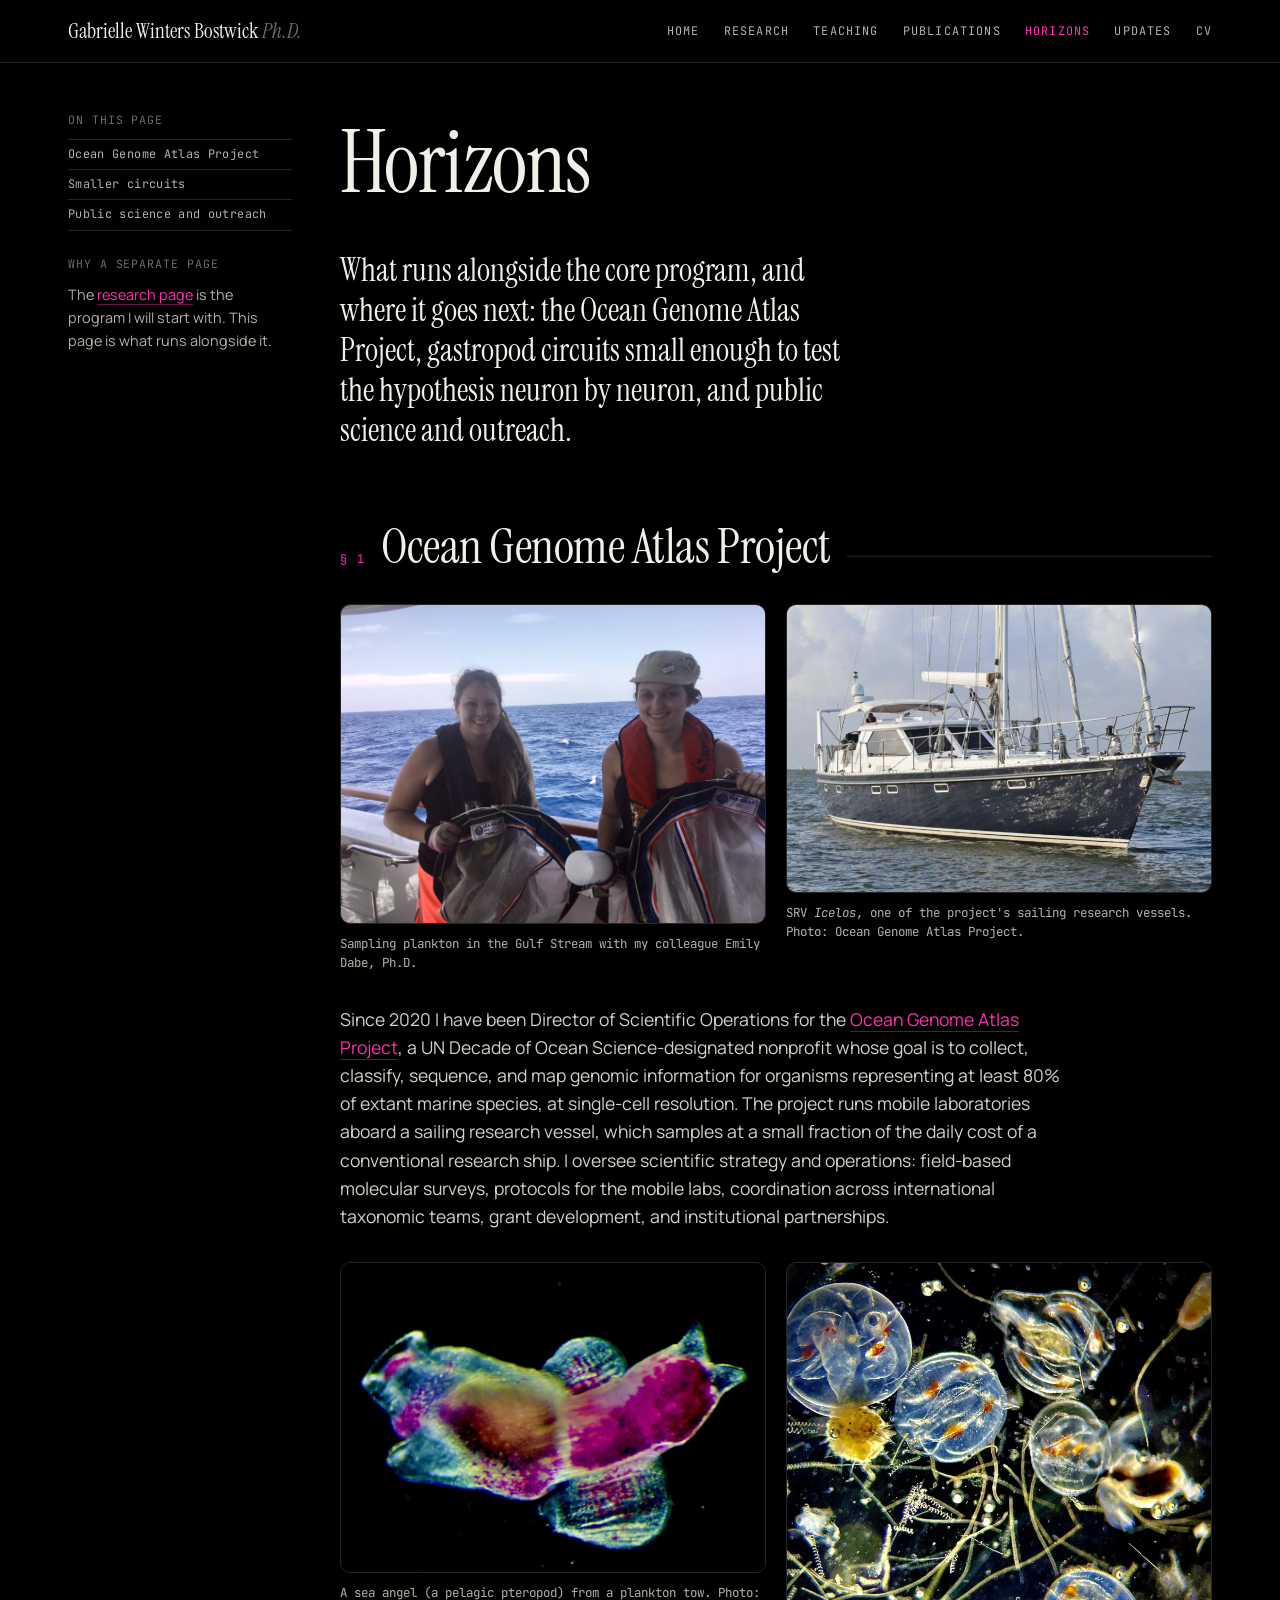
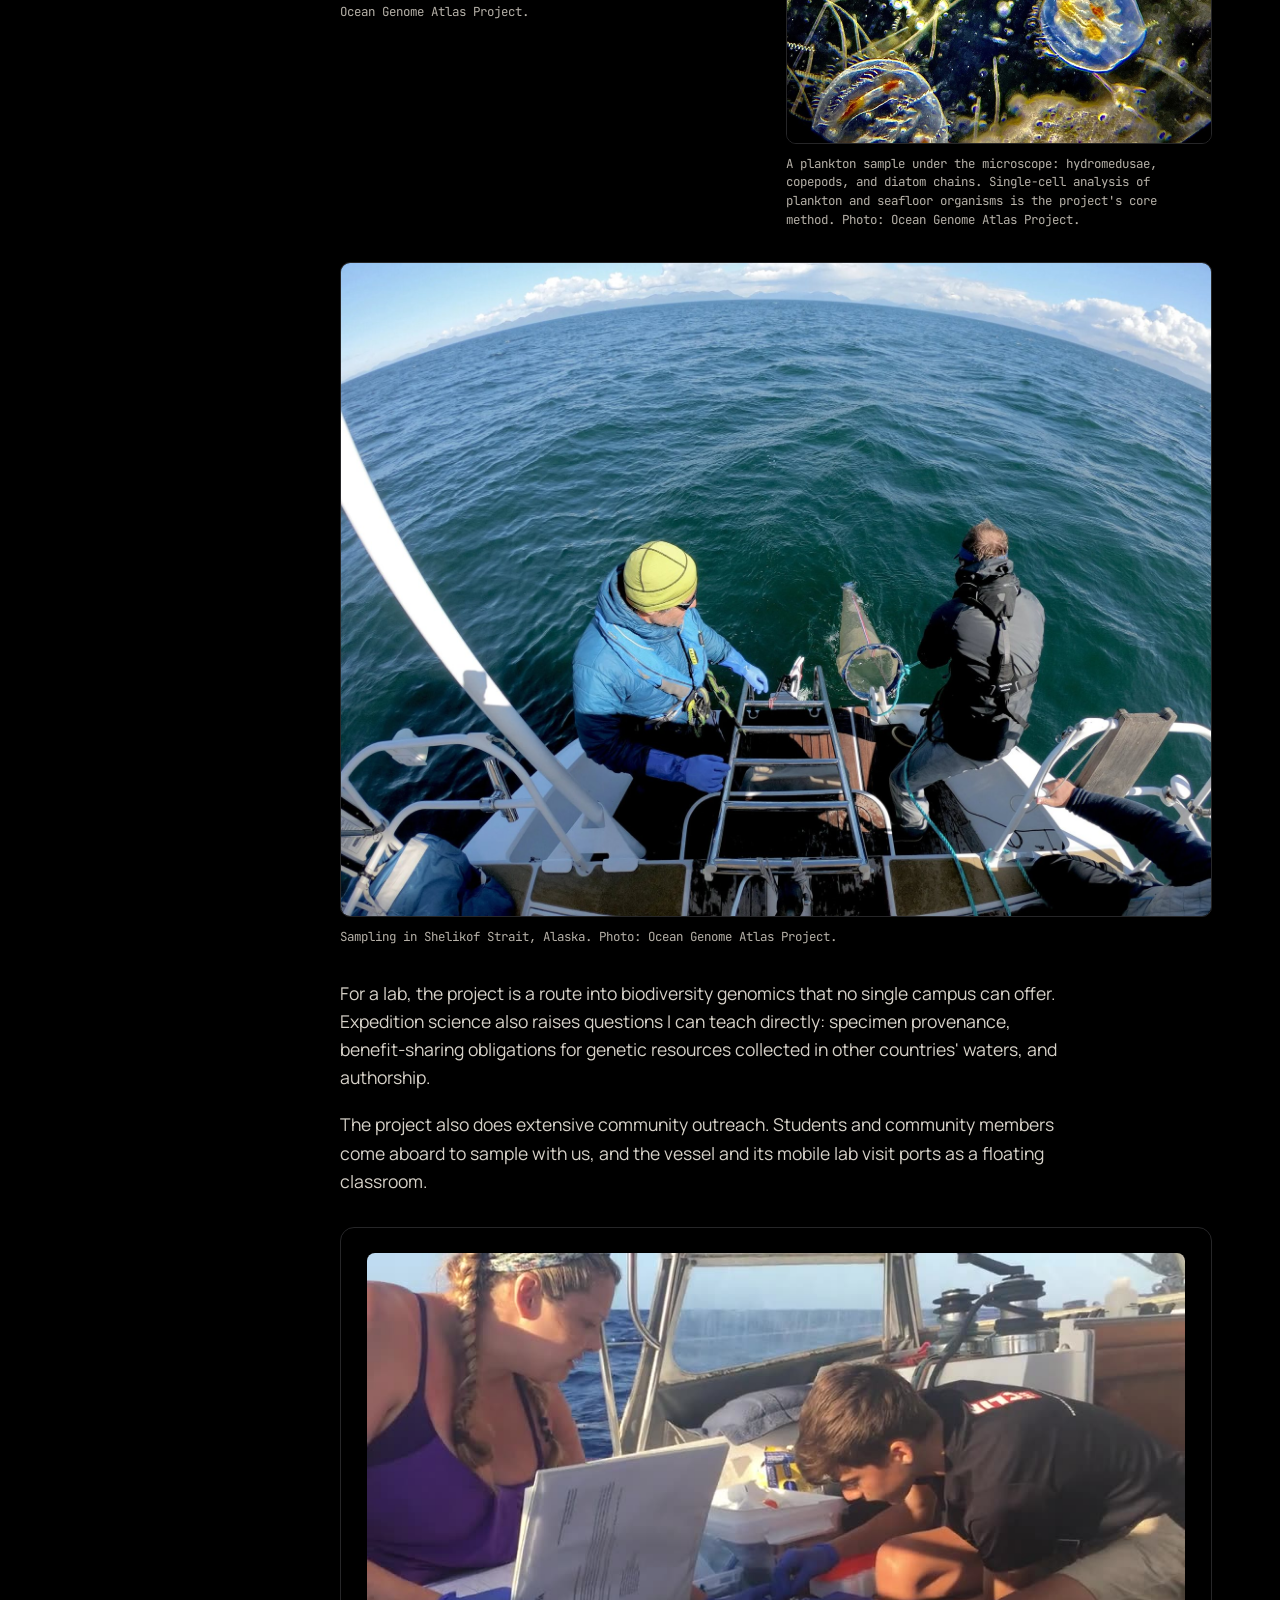
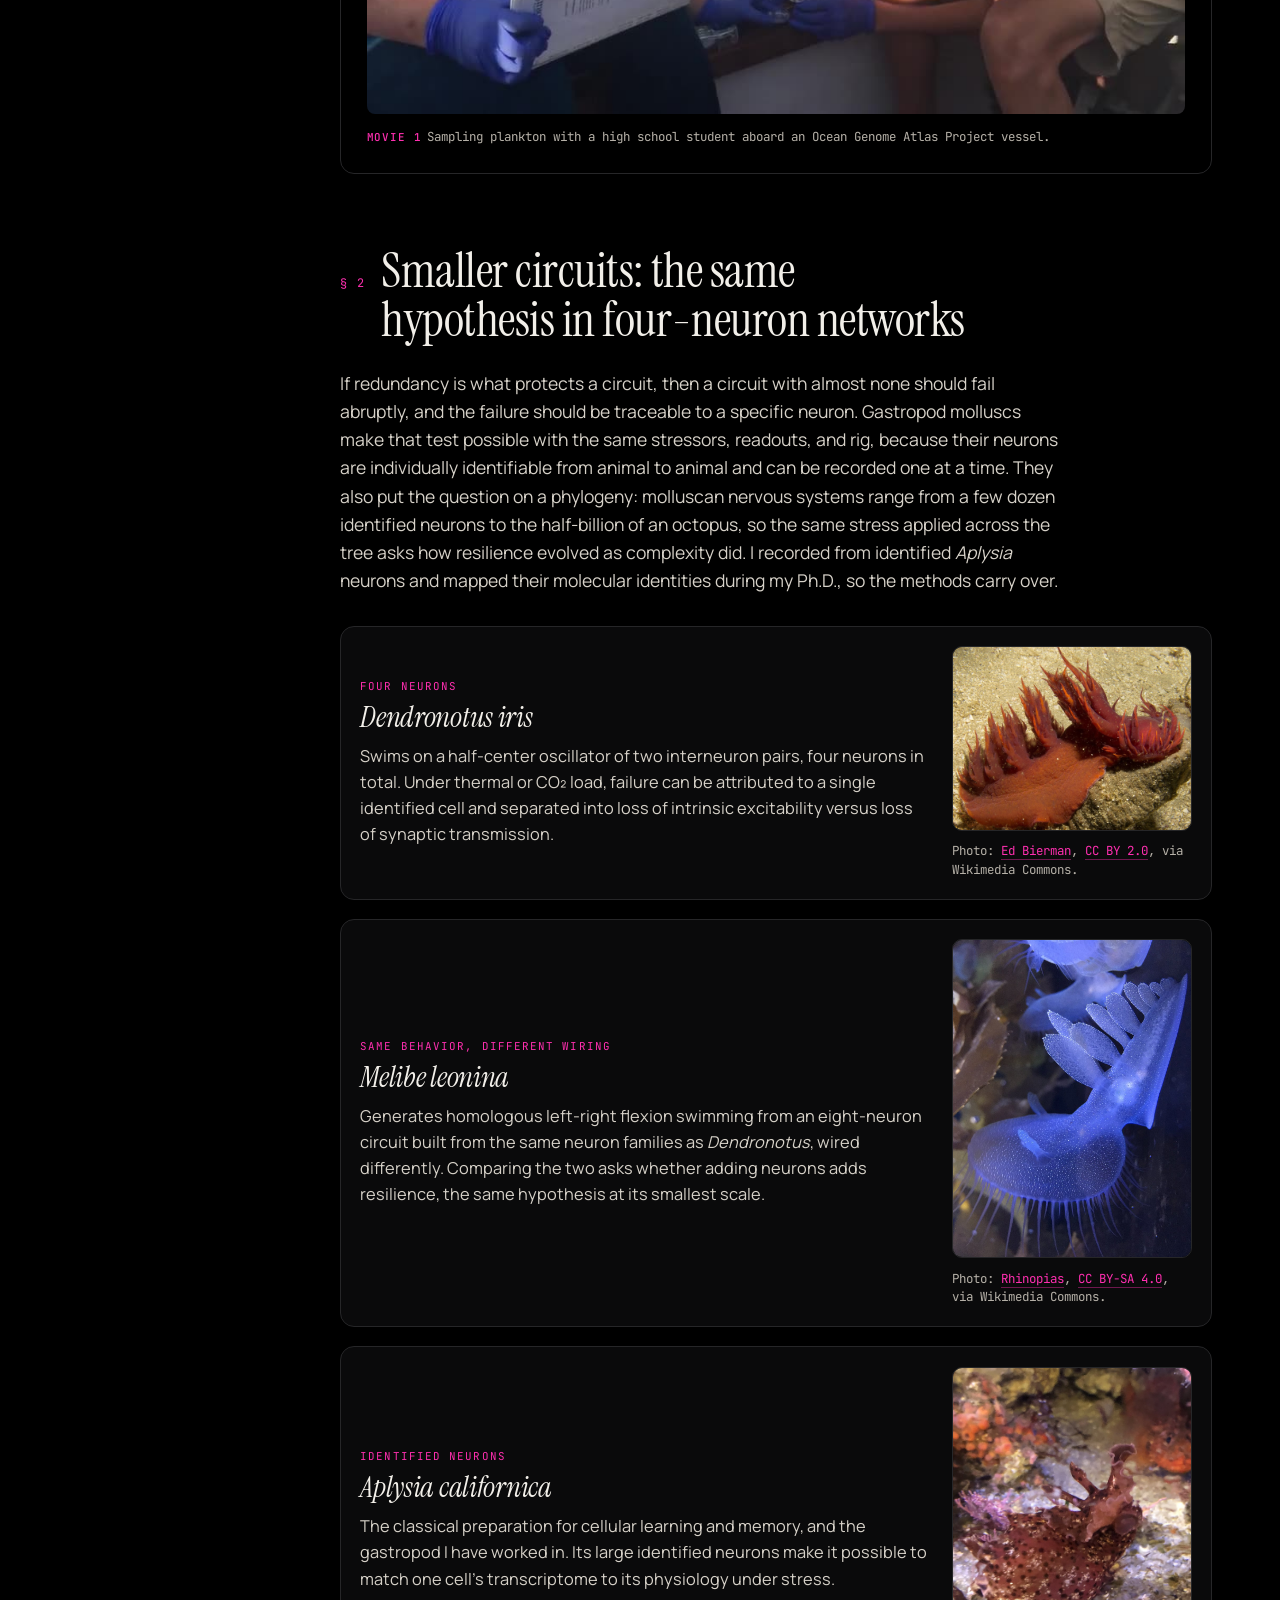
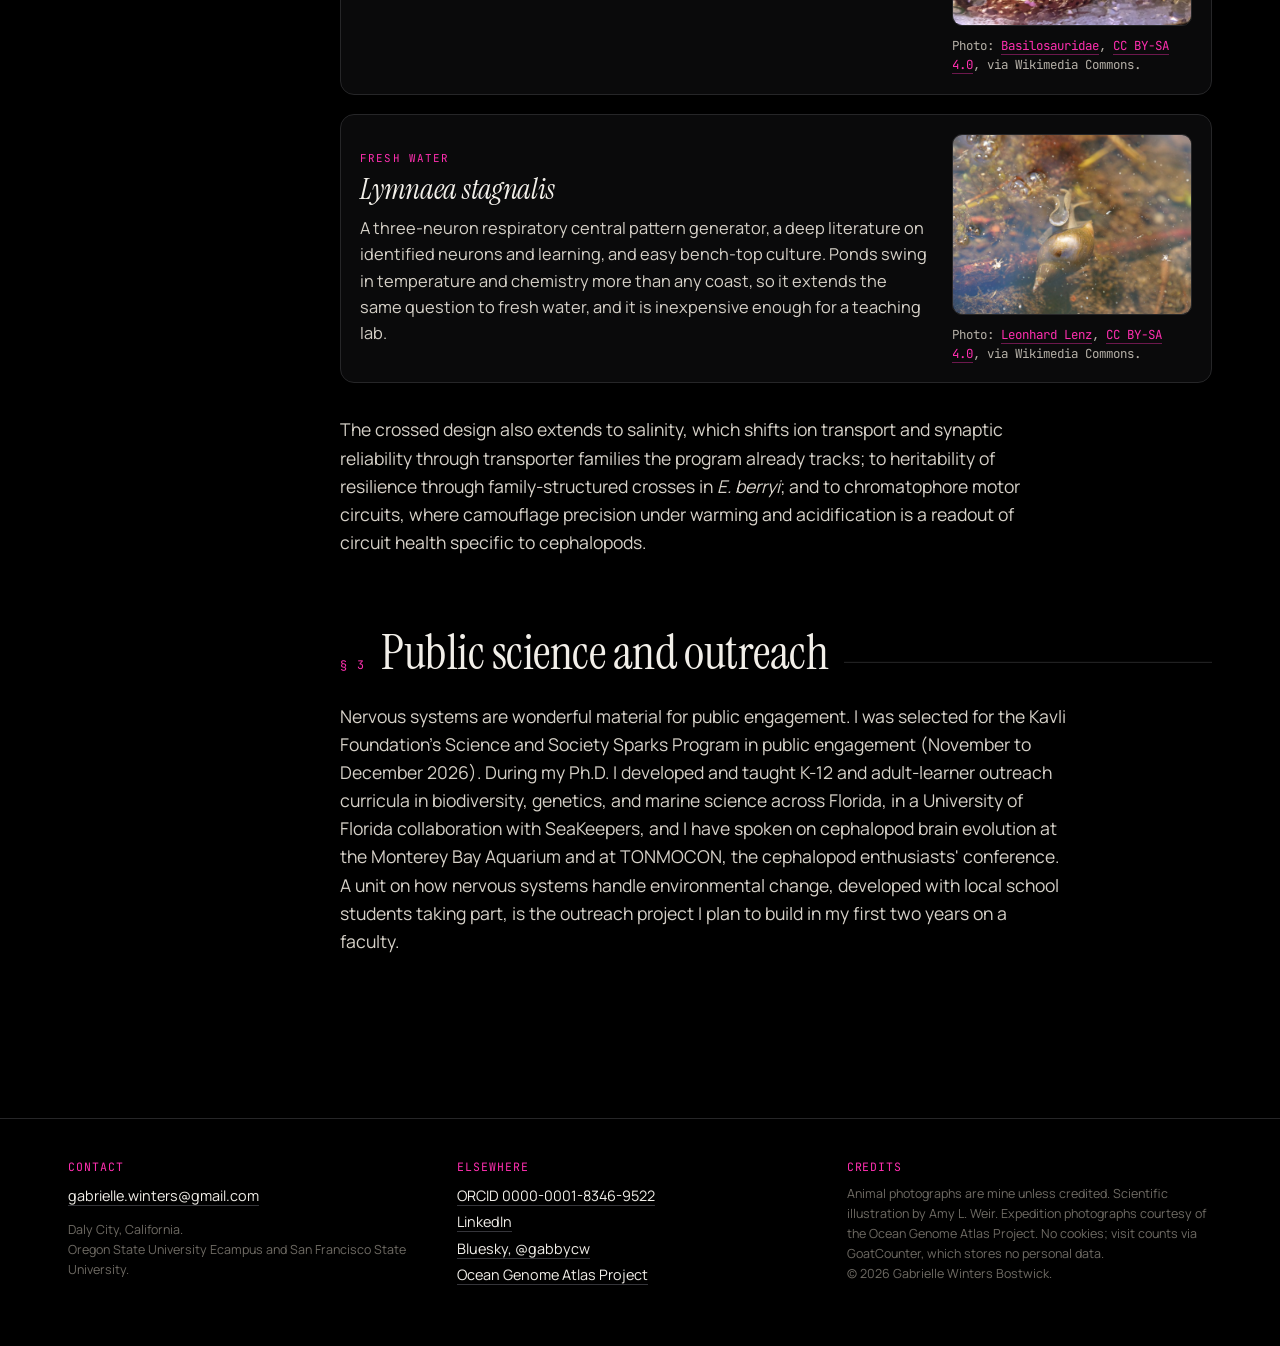
<file: horizons.html>
<!doctype html>
<html lang="en">
<head>
<meta charset="utf-8">
<meta name="viewport" content="width=device-width, initial-scale=1">
<title>Horizons · Gabrielle Winters Bostwick</title>
<meta name="description" content="Alongside the core program: the Ocean Genome Atlas Project, gastropod circuits as a minimal-redundancy test, and public engagement.">
<meta property="og:title" content="Horizons · Gabrielle Winters Bostwick">
<meta property="og:description" content="Alongside the core program: the Ocean Genome Atlas Project, gastropod circuits as a minimal-redundancy test, and public engagement.">
<meta property="og:type" content="website">
<meta property="og:image" content="https://gaberelladeville.github.io/assets/img/bocki-profile-canon.jpg">
<meta property="og:url" content="https://gaberelladeville.github.io/horizons.html">
<link rel="canonical" href="https://gaberelladeville.github.io/horizons.html">
<meta name="author" content="Gabrielle Winters Bostwick">
<meta name="google-site-verification" content="ahnPfRX5Jn-W7XOsYNGcV5ZWpmAwP7vJf-dLgor6X-U" />
<meta name="keywords" content="Gabrielle Winters Bostwick, Gabrielle Winters-Bostwick, Gabrielle Winters, Winters-Bostwick GC, Winters GC, molecular neuroscientist, comparative physiologist, cephalopod neuroscience, evolutionary neuroscience, convergent evolution, environmental physiology, ocean acidification, climate change, octopus arm nervous system, Octopus bocki, Octopus bimaculoides, Euprymna berryi, hybridization chain reaction, calcium imaging, San Francisco State University, Oregon State University, Marine Biological Laboratory, Ocean Genome Atlas Project">
<script type="application/ld+json">
{"@context":"https://schema.org","@type":"Person","name":"Gabrielle Winters Bostwick","alternateName":["Gabrielle Winters-Bostwick","Gabrielle C. Winters-Bostwick","Gabrielle Winters","G. C. Winters"],"honorificSuffix":"Ph.D.","url":"https://gaberelladeville.github.io/","image":"https://gaberelladeville.github.io/assets/img/portrait.jpg","jobTitle":"Molecular neuroscientist and comparative physiologist","email":"mailto:gabrielle.winters@gmail.com","affiliation":[{"@type":"Organization","name":"Oregon State University"},{"@type":"Organization","name":"San Francisco State University"},{"@type":"Organization","name":"Ocean Genome Atlas Project"}],"alumniOf":[{"@type":"Organization","name":"University of Florida"},{"@type":"Organization","name":"California Polytechnic State University, San Luis Obispo"},{"@type":"Organization","name":"University of California, Davis"}],"sameAs":["https://orcid.org/0000-0001-8346-9522","https://www.linkedin.com/in/gabrielle-winters/","https://bsky.app/profile/gabbycw.bsky.social","https://www.researchgate.net/profile/Gabrielle-Winters"],"knowsAbout":["cephalopod neuroscience","octopus arm nervous system","molecular neuroanatomy","calcium imaging","hybridization chain reaction","comparative physiology"]}
</script>
<link rel="icon" href="assets/favicon.svg" type="image/svg+xml">
<link rel="icon" href="assets/favicon-32.png" type="image/png" sizes="32x32">
<link rel="apple-touch-icon" href="assets/apple-touch-icon.png">
<link rel="preconnect" href="https://fonts.googleapis.com">
<link rel="preconnect" href="https://fonts.gstatic.com" crossorigin>
<link rel="stylesheet" href="assets/style.css?v=20261123">
<link rel="alternate" type="application/rss+xml" title="Gabrielle Winters Bostwick — Updates" href="feed.xml">

</head>
<body data-page="horizons">
<header class="site-head">
  <div class="wrap">
    <a class="brand plain" href="index.html">Gabrielle Winters Bostwick <span>Ph.D.</span></a>
    <nav class="site-nav" aria-label="Site"><a href="index.html">Home</a><a href="research.html">Research</a><a href="teaching.html">Teaching</a><a href="publications.html">Publications</a><a href="horizons.html" aria-current="page">Horizons</a><a href="updates.html">Updates</a><a href="cv.html">CV</a></nav>
  </div>
</header>

<main class="wrap">

<div class="page">
  <aside class="margin sticky">
    <span class="label">On this page</span>
    <nav><a href="#ogap">Ocean Genome Atlas Project</a><a href="#circuits">Smaller circuits</a><a href="#public">Public science and outreach</a></nav>
    <p style="margin-top:1.5rem"><span class="label">Why a separate page</span>The <a href="research.html">research page</a> is the program I will start with. This page is what runs alongside it.</p>
  </aside>
  <div class="body">
    <h1 style="margin-top:.5rem">Horizons</h1>
    <p class="lede">What runs alongside the core program, and where it goes next: the Ocean Genome Atlas Project, gastropod circuits small enough to test the hypothesis neuron by neuron, and public science and outreach.</p>

    <div class="sec" id="ogap"><span class="n">§ 1</span><h2>Ocean Genome Atlas Project</h2></div>
    <div class="pair">
      <figure class="photo"><img src="assets/img/ogap/gwb-2016.jpg" alt="Gabrielle and Emily Dabe on deck holding plankton nets, open ocean behind them"><figcaption class="caption">Sampling plankton in the Gulf Stream with my colleague Emily Dabe, Ph.D.</figcaption></figure>
      <figure class="photo"><img src="assets/img/ogap/srv-icelos.jpg" alt="The sailing research vessel Icelos at anchor"><figcaption class="caption">SRV <em>Icelos</em>, one of the project's sailing research vessels. Photo: Ocean Genome Atlas Project.</figcaption></figure>
    </div>
    <p>Since 2020 I have been Director of Scientific Operations for the <a href="https://www.ogapvoyage.org/">Ocean Genome Atlas Project</a>, a UN Decade of Ocean Science-designated nonprofit whose goal is to collect, classify, sequence, and map genomic information for organisms representing at least 80% of extant marine species, at single-cell resolution. The project runs mobile laboratories aboard a sailing research vessel, which samples at a small fraction of the daily cost of a conventional research ship. I oversee scientific strategy and operations: field-based molecular surveys, protocols for the mobile labs, coordination across international taxonomic teams, grant development, and institutional partnerships.</p>
    <div class="pair">
      <figure class="photo"><img src="assets/img/ogap/sea-angel.jpg" alt="A sea angel, a swimming pteropod, photographed against black"><figcaption class="caption">A sea angel (a pelagic pteropod) from a plankton tow. Photo: Ocean Genome Atlas Project.</figcaption></figure>
      <figure class="photo"><img src="assets/img/ogap/plankton-hydromedusae.jpg" alt="Hydromedusae and other plankton under the microscope"><figcaption class="caption">A plankton sample under the microscope: hydromedusae, copepods, and diatom chains. Single-cell analysis of plankton and seafloor organisms is the project's core method. Photo: Ocean Genome Atlas Project.</figcaption></figure>
    </div>
    <figure class="photo"><img src="assets/img/ogap/sampling-shelikof.jpg" alt="Two people sampling from the deck of a research vessel in Shelikof Strait"><figcaption class="caption">Sampling in Shelikof Strait, Alaska. Photo: Ocean Genome Atlas Project.</figcaption></figure>
    <p>For a lab, the project is a route into biodiversity genomics that no single campus can offer. Expedition science also raises questions I can teach directly: specimen provenance, benefit-sharing obligations for genetic resources collected in other countries' waters, and authorship.</p>
    <p>The project also does extensive community outreach. Students and community members come aboard to sample with us, and the vessel and its mobile lab visit ports as a floating classroom.</p>
    <figure class="plate dark"><video data-autoplay muted loop playsinline preload="metadata" poster="assets/video/ogap-sampling-poster.jpg"><source src="assets/video/ogap-sampling.mp4" type="video/mp4"></video><figcaption class="caption"><b>Movie 1</b>Sampling plankton with a high school student aboard an Ocean Genome Atlas Project vessel.</figcaption></figure>

    <div class="sec" id="circuits"><span class="n">§ 2</span><h2>Smaller circuits: the same hypothesis in four-neuron networks</h2></div>
    <p>If redundancy is what protects a circuit, then a circuit with almost none should fail abruptly, and the failure should be traceable to a specific neuron. Gastropod molluscs make that test possible with the same stressors, readouts, and rig, because their neurons are individually identifiable from animal to animal and can be recorded one at a time. They also put the question on a phylogeny: molluscan nervous systems range from a few dozen identified neurons to the half-billion of an octopus, so the same stress applied across the tree asks how resilience evolved as complexity did. I recorded from identified <span class="sp">Aplysia</span> neurons and mapped their molecular identities during my Ph.D., so the methods carry over.</p>
    <div class="specimen" style="grid-template-columns:1fr">
      <div style="display:grid;grid-template-columns:minmax(0,1fr) 240px;gap:1.5rem;align-items:center">
        <div><span class="tag">Four neurons</span><h3>Dendronotus iris</h3><p>Swims on a half-center oscillator of two interneuron pairs, four neurons in total. Under thermal or CO₂ load, failure can be attributed to a single identified cell and separated into loss of intrinsic excitability versus loss of synaptic transmission.</p></div>
        <figure class="photo" style="margin:0"><img src="assets/img/gastropods/dendronotus.jpg" alt="Dendronotus iris"><figcaption class="caption">Photo: <a href="https://commons.wikimedia.org/wiki/File%3ADendronotus_iris%2C_Monterey_3.jpg">Ed Bierman</a>, <a href="https://creativecommons.org/licenses/by/2.0/">CC BY 2.0</a>, via Wikimedia Commons.</figcaption></figure>
      </div>
      <div style="display:grid;grid-template-columns:minmax(0,1fr) 240px;gap:1.5rem;align-items:center">
        <div><span class="tag">Same behavior, different wiring</span><h3>Melibe leonina</h3><p>Generates homologous left-right flexion swimming from an eight-neuron circuit built from the same neuron families as <span class="sp">Dendronotus</span>, wired differently. Comparing the two asks whether adding neurons adds resilience, the same hypothesis at its smallest scale.</p></div>
        <figure class="photo" style="margin:0"><img src="assets/img/gastropods/melibe.jpg" alt="Melibe leonina"><figcaption class="caption">Photo: <a href="https://commons.wikimedia.org/wiki/File%3AMelibe_leonina_at_Monterey_Bay_Aquarium_in_2016.jpg">Rhinopias</a>, <a href="https://creativecommons.org/licenses/by-sa/4.0/">CC BY-SA 4.0</a>, via Wikimedia Commons.</figcaption></figure>
      </div>
      <div style="display:grid;grid-template-columns:minmax(0,1fr) 240px;gap:1.5rem;align-items:center">
        <div><span class="tag">Identified neurons</span><h3>Aplysia californica</h3><p>The classical preparation for cellular learning and memory, and the gastropod I have worked in. Its large identified neurons make it possible to match one cell's transcriptome to its physiology under stress.</p></div>
        <figure class="photo" style="margin:0"><img src="assets/img/gastropods/aplysia.jpg" alt="Aplysia californica"><figcaption class="caption">Photo: <a href="https://commons.wikimedia.org/wiki/File%3AJuvCASeaHare2.jpg">Basilosauridae</a>, <a href="https://creativecommons.org/licenses/by-sa/4.0/">CC BY-SA 4.0</a>, via Wikimedia Commons.</figcaption></figure>
      </div>
      <div style="display:grid;grid-template-columns:minmax(0,1fr) 240px;gap:1.5rem;align-items:center">
        <div><span class="tag">Fresh water</span><h3>Lymnaea stagnalis</h3><p>A three-neuron respiratory central pattern generator, a deep literature on identified neurons and learning, and easy bench-top culture. Ponds swing in temperature and chemistry more than any coast, so it extends the same question to fresh water, and it is inexpensive enough for a teaching lab.</p></div>
        <figure class="photo" style="margin:0"><img src="assets/img/gastropods/lymnaea.jpg" alt="Lymnaea stagnalis"><figcaption class="caption">Photo: <a href="https://commons.wikimedia.org/wiki/File%3ALymnaea_stagnalis_in_the_Teufelsbruch_swamp.jpg">Leonhard Lenz</a>, <a href="https://creativecommons.org/licenses/by-sa/4.0/">CC BY-SA 4.0</a>, via Wikimedia Commons.</figcaption></figure>
      </div>
    </div>
    <p>The crossed design also extends to salinity, which shifts ion transport and synaptic reliability through transporter families the program already tracks; to heritability of resilience through family-structured crosses in <span class="sp">E. berryi</span>; and to chromatophore motor circuits, where camouflage precision under warming and acidification is a readout of circuit health specific to cephalopods.</p>

    <div class="sec" id="public"><span class="n">§ 3</span><h2>Public science and outreach</h2></div>
    <p>Nervous systems are wonderful material for public engagement. I was selected for the Kavli Foundation's Science and Society Sparks Program in public engagement (November to December 2026). During my Ph.D. I developed and taught K-12 and adult-learner outreach curricula in biodiversity, genetics, and marine science across Florida, in a University of Florida collaboration with SeaKeepers, and I have spoken on cephalopod brain evolution at the Monterey Bay Aquarium and at TONMOCON, the cephalopod enthusiasts' conference. A unit on how nervous systems handle environmental change, developed with local school students taking part, is the outreach project I plan to build in my first two years on a faculty.</p>
  </div>
</div>

</main>

<footer class="site-foot">
  <div class="wrap">
    <div>
      <span class="label">Contact</span>
      <a href="mailto:gabrielle.winters@gmail.com">gabrielle.winters@gmail.com</a>
      <p class="colophon" style="margin-top:.8rem">Daly City, California.<br>Oregon State University Ecampus and San Francisco State University.</p>
    </div>
    <div>
      <span class="label">Elsewhere</span>
      <ul>
        <li><a href="https://orcid.org/0000-0001-8346-9522" rel="me">ORCID 0000-0001-8346-9522</a></li>
        <li><a href="https://www.linkedin.com/in/gabrielle-winters/" rel="me">LinkedIn</a></li>
        <li><a href="https://bsky.app/profile/gabbycw.bsky.social" rel="me">Bluesky, @gabbycw</a></li>
        <li><a href="https://www.ogapvoyage.org/">Ocean Genome Atlas Project</a></li>
      </ul>
    </div>
    <div>
      <span class="label">Credits</span>
      <p class="colophon">Animal photographs are mine unless credited. Scientific illustration by Amy L. Weir. Expedition photographs courtesy of the Ocean Genome Atlas Project. No cookies; visit counts via GoatCounter, which stores no personal data.<br>&copy; <span data-year>2026</span> Gabrielle Winters Bostwick.</p>
    </div>
  </div>
</footer>
<script src="assets/site.js"></script>
<script data-goatcounter="https://gwb.goatcounter.com/count" async src="https://gc.zgo.at/count.js"></script>
</body>
</html>
</file>
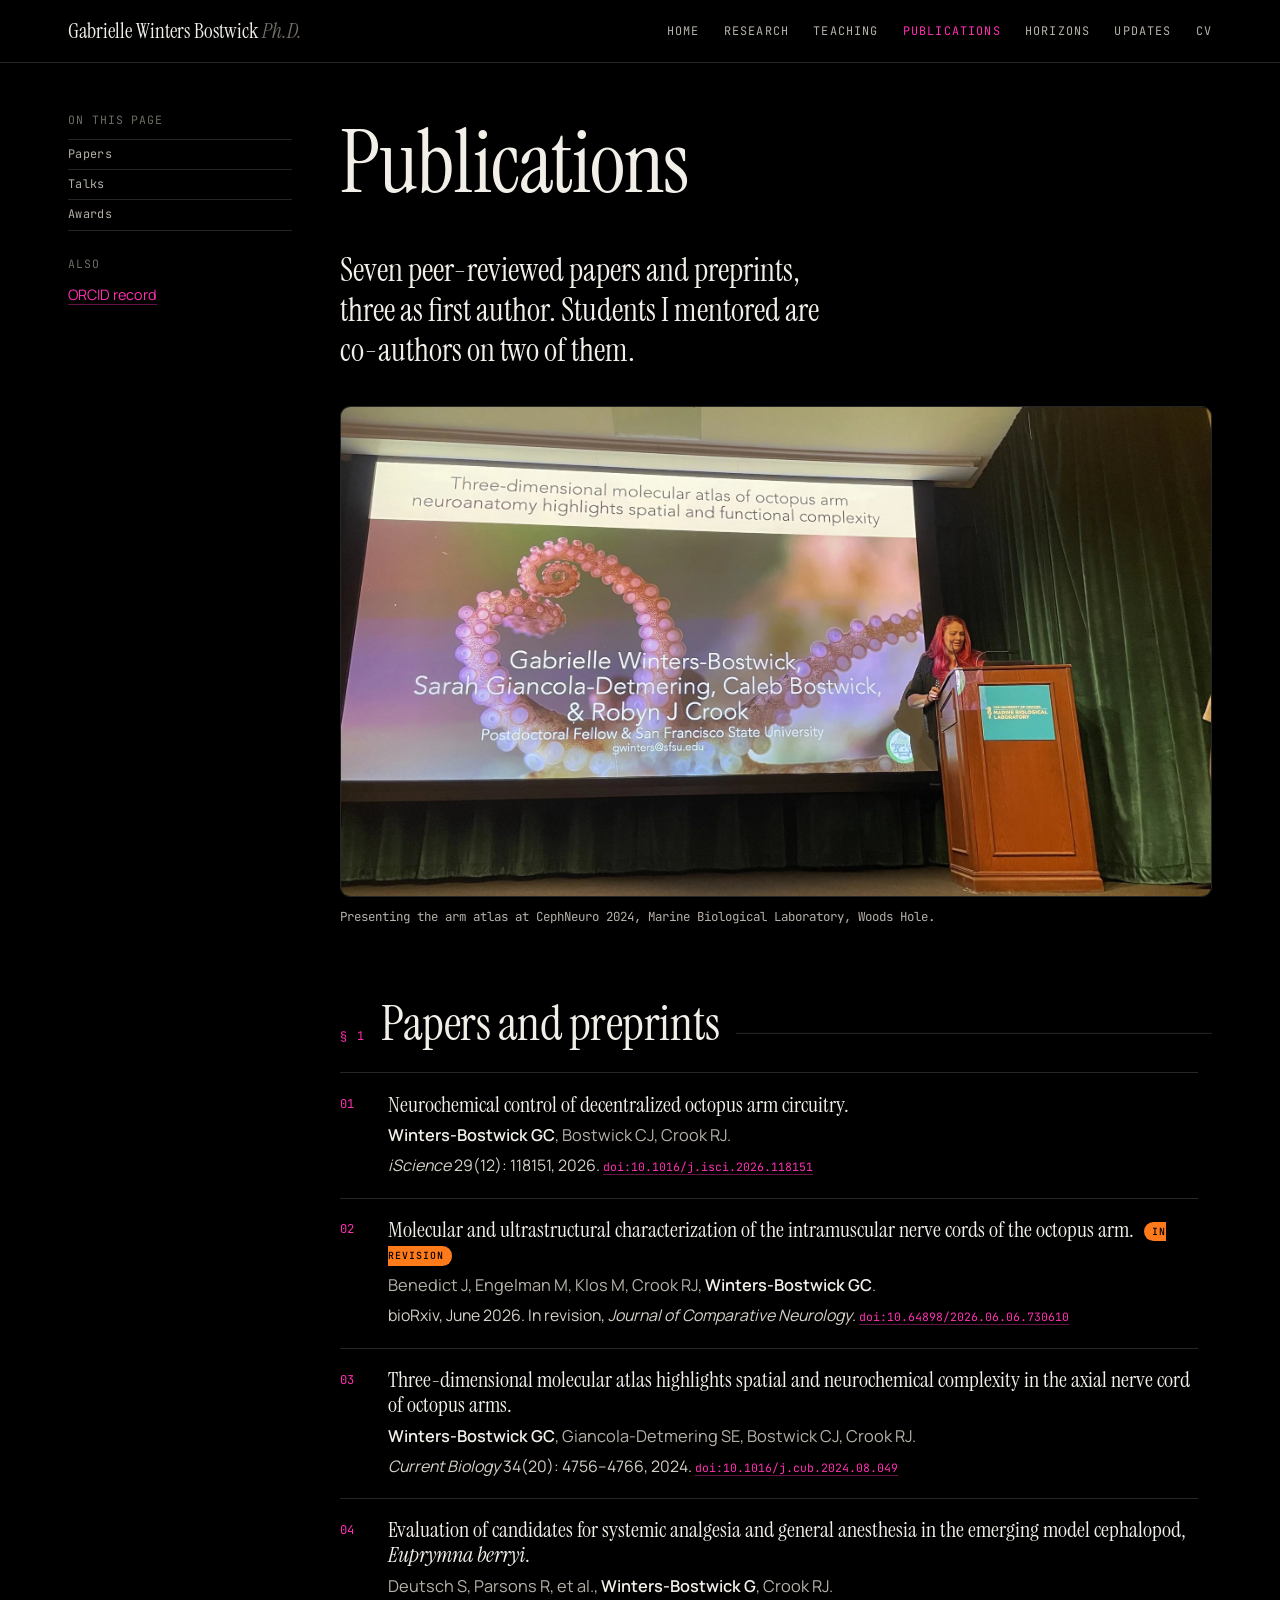
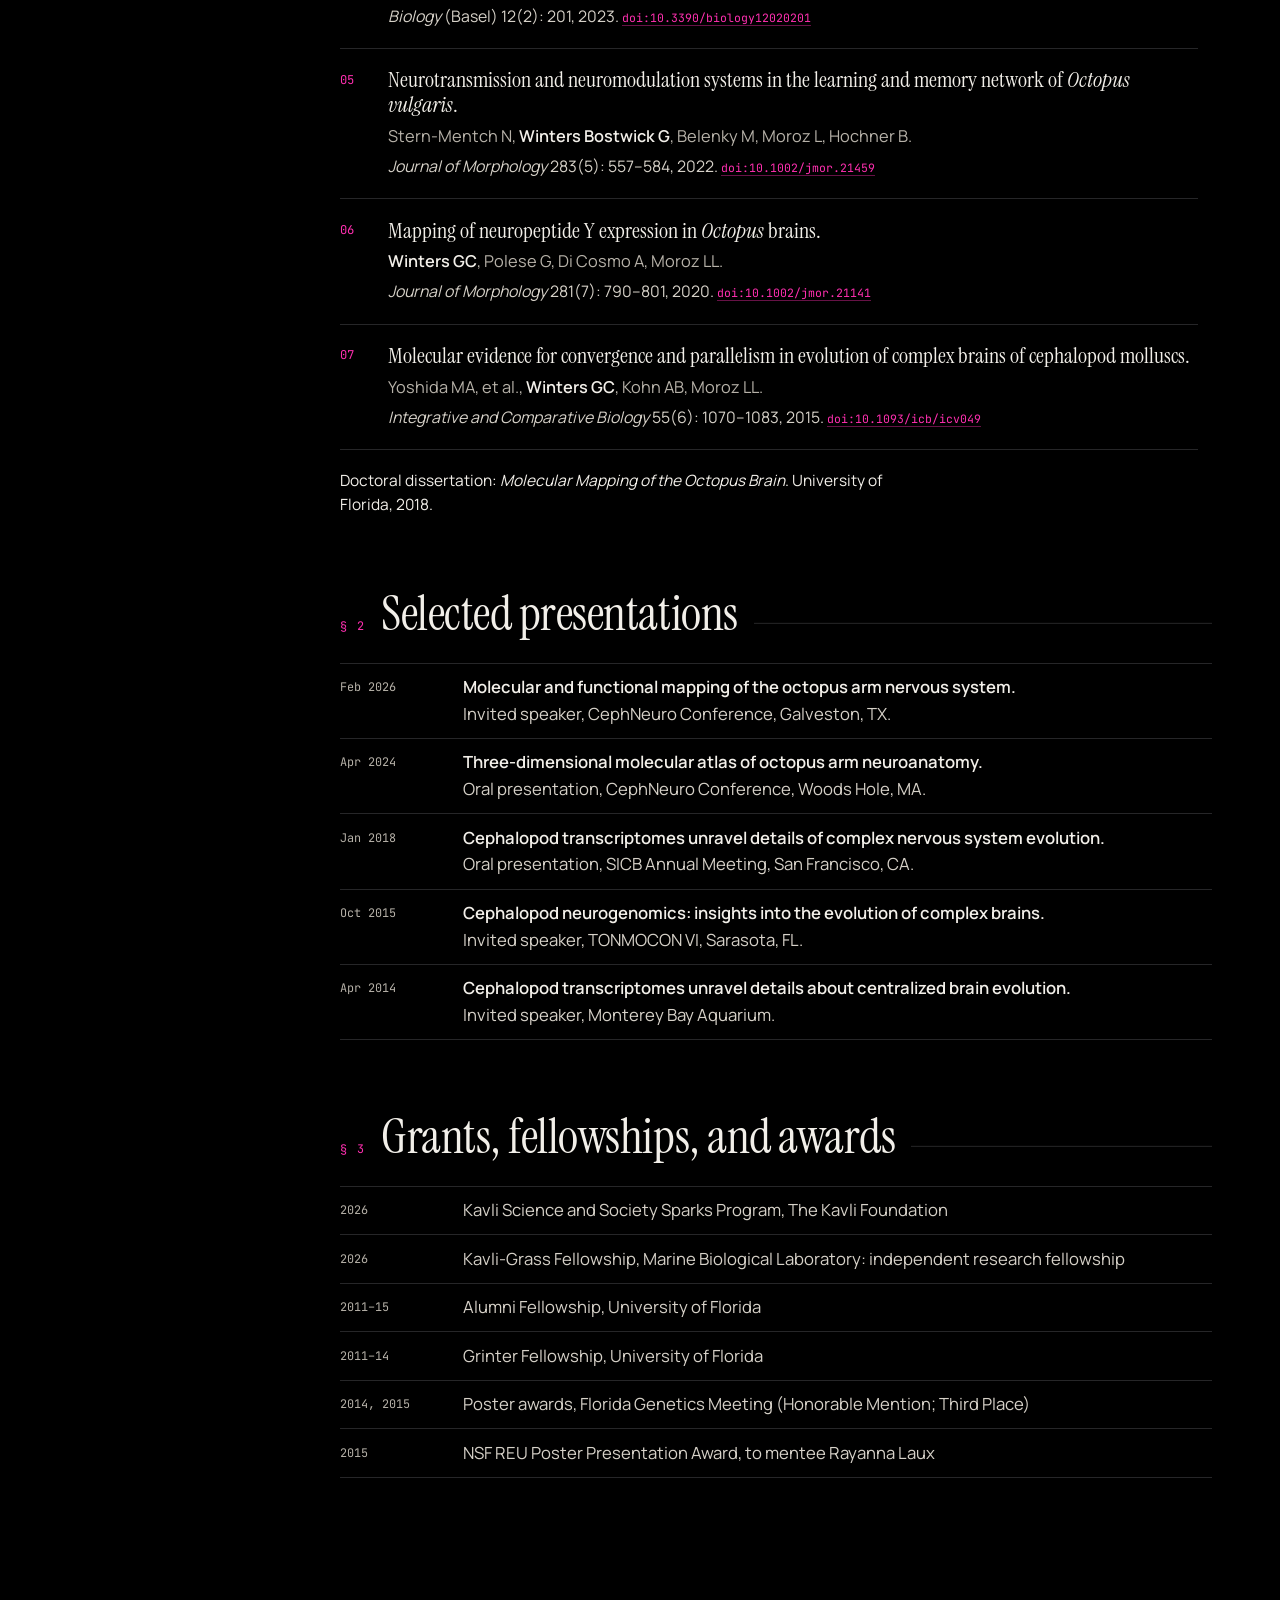
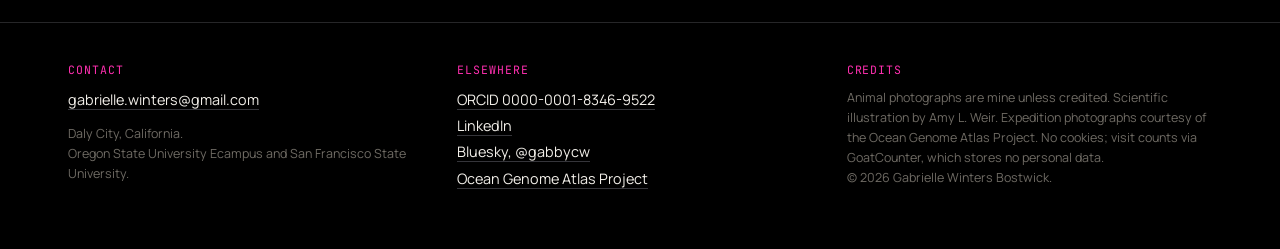
<file: publications.html>
<!doctype html>
<html lang="en">
<head>
<meta charset="utf-8">
<meta name="viewport" content="width=device-width, initial-scale=1">
<title>Publications · Gabrielle Winters Bostwick</title>
<meta name="description" content="Peer-reviewed publications, preprints, presentations, and awards of Gabrielle Winters Bostwick.">
<meta property="og:title" content="Publications · Gabrielle Winters Bostwick">
<meta property="og:description" content="Peer-reviewed publications, preprints, presentations, and awards of Gabrielle Winters Bostwick.">
<meta property="og:type" content="website">
<meta property="og:image" content="https://gaberelladeville.github.io/assets/img/bocki-profile-canon.jpg">
<meta property="og:url" content="https://gaberelladeville.github.io/publications.html">
<link rel="canonical" href="https://gaberelladeville.github.io/publications.html">
<meta name="author" content="Gabrielle Winters Bostwick">
<meta name="google-site-verification" content="ahnPfRX5Jn-W7XOsYNGcV5ZWpmAwP7vJf-dLgor6X-U" />
<meta name="keywords" content="Gabrielle Winters Bostwick, Gabrielle Winters-Bostwick, Gabrielle Winters, Winters-Bostwick GC, Winters GC, molecular neuroscientist, comparative physiologist, cephalopod neuroscience, evolutionary neuroscience, convergent evolution, environmental physiology, ocean acidification, climate change, octopus arm nervous system, Octopus bocki, Octopus bimaculoides, Euprymna berryi, hybridization chain reaction, calcium imaging, San Francisco State University, Oregon State University, Marine Biological Laboratory, Ocean Genome Atlas Project">
<script type="application/ld+json">
{"@context":"https://schema.org","@type":"Person","name":"Gabrielle Winters Bostwick","alternateName":["Gabrielle Winters-Bostwick","Gabrielle C. Winters-Bostwick","Gabrielle Winters","G. C. Winters"],"honorificSuffix":"Ph.D.","url":"https://gaberelladeville.github.io/","image":"https://gaberelladeville.github.io/assets/img/portrait.jpg","jobTitle":"Molecular neuroscientist and comparative physiologist","email":"mailto:gabrielle.winters@gmail.com","affiliation":[{"@type":"Organization","name":"Oregon State University"},{"@type":"Organization","name":"San Francisco State University"},{"@type":"Organization","name":"Ocean Genome Atlas Project"}],"alumniOf":[{"@type":"Organization","name":"University of Florida"},{"@type":"Organization","name":"California Polytechnic State University, San Luis Obispo"},{"@type":"Organization","name":"University of California, Davis"}],"sameAs":["https://orcid.org/0000-0001-8346-9522","https://www.linkedin.com/in/gabrielle-winters/","https://bsky.app/profile/gabbycw.bsky.social","https://www.researchgate.net/profile/Gabrielle-Winters"],"knowsAbout":["cephalopod neuroscience","octopus arm nervous system","molecular neuroanatomy","calcium imaging","hybridization chain reaction","comparative physiology"]}
</script>
<link rel="icon" href="assets/favicon.svg" type="image/svg+xml">
<link rel="icon" href="assets/favicon-32.png" type="image/png" sizes="32x32">
<link rel="apple-touch-icon" href="assets/apple-touch-icon.png">
<link rel="preconnect" href="https://fonts.googleapis.com">
<link rel="preconnect" href="https://fonts.gstatic.com" crossorigin>
<link rel="stylesheet" href="assets/style.css?v=20261123">
<link rel="alternate" type="application/rss+xml" title="Gabrielle Winters Bostwick — Updates" href="feed.xml">

</head>
<body data-page="publications">
<header class="site-head">
  <div class="wrap">
    <a class="brand plain" href="index.html">Gabrielle Winters Bostwick <span>Ph.D.</span></a>
    <nav class="site-nav" aria-label="Site"><a href="index.html">Home</a><a href="research.html">Research</a><a href="teaching.html">Teaching</a><a href="publications.html" aria-current="page">Publications</a><a href="horizons.html">Horizons</a><a href="updates.html">Updates</a><a href="cv.html">CV</a></nav>
  </div>
</header>

<main class="wrap">

<div class="page">
  <aside class="margin sticky">
    <span class="label">On this page</span>
    <nav><a href="#papers">Papers</a><a href="#talks">Talks</a><a href="#awards">Awards</a></nav>
    <p style="margin-top:1.5rem"><span class="label">Also</span><a href="https://orcid.org/0000-0001-8346-9522">ORCID record</a></p>
  </aside>
  <div class="body">
    <h1 style="margin-top:.5rem">Publications</h1>
    <p class="lede">Seven peer-reviewed papers and preprints, three as first author. Students I mentored are co-authors on two of them.</p>
    <figure class="photo"><img src="assets/img/gwb-cephneuro-2024.jpg" alt="Gabrielle Winters Bostwick presenting at a lectern beside a large slide titled Three-dimensional molecular atlas of octopus arm neuroanatomy"><figcaption class="caption">Presenting the arm atlas at CephNeuro 2024, Marine Biological Laboratory, Woods Hole.</figcaption></figure>
    <div class="sec" id="papers"><span class="n">§ 1</span><h2>Papers and preprints</h2></div>
    <ol class="pubs"><li><span class="t">Neurochemical control of decentralized octopus arm circuitry.</span><span class="a"><span class="me">Winters-Bostwick GC</span>, Bostwick CJ, Crook RJ.</span><span class="j"><i>iScience</i> 29(12): 118151, 2026. <a class="doi" href="https://doi.org/10.1016/j.isci.2026.118151">doi:10.1016/j.isci.2026.118151</a></span></li><li><span class="t">Molecular and ultrastructural characterization of the intramuscular nerve cords of the octopus arm.<span class="flag warm">In revision</span></span><span class="a">Benedict J, Engelman M, Klos M, Crook RJ, <span class="me">Winters-Bostwick GC</span>.</span><span class="j">bioRxiv, June 2026. In revision, <i>Journal of Comparative Neurology</i>. <a class="doi" href="https://doi.org/10.64898/2026.06.06.730610">doi:10.64898/2026.06.06.730610</a></span></li><li><span class="t">Three-dimensional molecular atlas highlights spatial and neurochemical complexity in the axial nerve cord of octopus arms.</span><span class="a"><span class="me">Winters-Bostwick GC</span>, Giancola-Detmering SE, Bostwick CJ, Crook RJ.</span><span class="j"><i>Current Biology</i> 34(20): 4756–4766, 2024. <a class="doi" href="https://doi.org/10.1016/j.cub.2024.08.049">doi:10.1016/j.cub.2024.08.049</a></span></li><li><span class="t">Evaluation of candidates for systemic analgesia and general anesthesia in the emerging model cephalopod, <i>Euprymna berryi</i>.</span><span class="a">Deutsch S, Parsons R, et al., <span class="me">Winters-Bostwick G</span>, Crook RJ.</span><span class="j"><i>Biology</i> (Basel) 12(2): 201, 2023. <a class="doi" href="https://doi.org/10.3390/biology12020201">doi:10.3390/biology12020201</a></span></li><li><span class="t">Neurotransmission and neuromodulation systems in the learning and memory network of <i>Octopus vulgaris</i>.</span><span class="a">Stern-Mentch N, <span class="me">Winters Bostwick G</span>, Belenky M, Moroz L, Hochner B.</span><span class="j"><i>Journal of Morphology</i> 283(5): 557–584, 2022. <a class="doi" href="https://doi.org/10.1002/jmor.21459">doi:10.1002/jmor.21459</a></span></li><li><span class="t">Mapping of neuropeptide Y expression in <i>Octopus</i> brains.</span><span class="a"><span class="me">Winters GC</span>, Polese G, Di Cosmo A, Moroz LL.</span><span class="j"><i>Journal of Morphology</i> 281(7): 790–801, 2020. <a class="doi" href="https://doi.org/10.1002/jmor.21141">doi:10.1002/jmor.21141</a></span></li><li><span class="t">Molecular evidence for convergence and parallelism in evolution of complex brains of cephalopod molluscs.</span><span class="a">Yoshida MA, et al., <span class="me">Winters GC</span>, Kohn AB, Moroz LL.</span><span class="j"><i>Integrative and Comparative Biology</i> 55(6): 1070–1083, 2015. <a class="doi" href="https://doi.org/10.1093/icb/icv049">doi:10.1093/icb/icv049</a></span></li></ol>
    <p class="small" style="margin-top:1rem;color:var(--ink-soft)">Doctoral dissertation: <i>Molecular Mapping of the Octopus Brain</i>. University of Florida, 2018.</p>
    <div class="sec" id="talks"><span class="n">§ 2</span><h2>Selected presentations</h2></div>
    <ul class="recent"><li><span class="y">Feb 2026</span><span><b>Molecular and functional mapping of the octopus arm nervous system.</b><br><span style="color:var(--ink-soft)">Invited speaker, CephNeuro Conference, Galveston, TX.</span></span></li><li><span class="y">Apr 2024</span><span><b>Three-dimensional molecular atlas of octopus arm neuroanatomy.</b><br><span style="color:var(--ink-soft)">Oral presentation, CephNeuro Conference, Woods Hole, MA.</span></span></li><li><span class="y">Jan 2018</span><span><b>Cephalopod transcriptomes unravel details of complex nervous system evolution.</b><br><span style="color:var(--ink-soft)">Oral presentation, SICB Annual Meeting, San Francisco, CA.</span></span></li><li><span class="y">Oct 2015</span><span><b>Cephalopod neurogenomics: insights into the evolution of complex brains.</b><br><span style="color:var(--ink-soft)">Invited speaker, TONMOCON VI, Sarasota, FL.</span></span></li><li><span class="y">Apr 2014</span><span><b>Cephalopod transcriptomes unravel details about centralized brain evolution.</b><br><span style="color:var(--ink-soft)">Invited speaker, Monterey Bay Aquarium.</span></span></li></ul>
    <div class="sec" id="awards"><span class="n">§ 3</span><h2>Grants, fellowships, and awards</h2></div>
    <ul class="recent"><li><span class="y">2026</span><span>Kavli Science and Society Sparks Program, The Kavli Foundation</span></li><li><span class="y">2026</span><span>Kavli-Grass Fellowship, Marine Biological Laboratory: independent research fellowship</span></li><li><span class="y">2011–15</span><span>Alumni Fellowship, University of Florida</span></li><li><span class="y">2011–14</span><span>Grinter Fellowship, University of Florida</span></li><li><span class="y">2014, 2015</span><span>Poster awards, Florida Genetics Meeting (Honorable Mention; Third Place)</span></li><li><span class="y">2015</span><span>NSF REU Poster Presentation Award, to mentee Rayanna Laux</span></li></ul>
  </div>
</div>

</main>

<footer class="site-foot">
  <div class="wrap">
    <div>
      <span class="label">Contact</span>
      <a href="mailto:gabrielle.winters@gmail.com">gabrielle.winters@gmail.com</a>
      <p class="colophon" style="margin-top:.8rem">Daly City, California.<br>Oregon State University Ecampus and San Francisco State University.</p>
    </div>
    <div>
      <span class="label">Elsewhere</span>
      <ul>
        <li><a href="https://orcid.org/0000-0001-8346-9522" rel="me">ORCID 0000-0001-8346-9522</a></li>
        <li><a href="https://www.linkedin.com/in/gabrielle-winters/" rel="me">LinkedIn</a></li>
        <li><a href="https://bsky.app/profile/gabbycw.bsky.social" rel="me">Bluesky, @gabbycw</a></li>
        <li><a href="https://www.ogapvoyage.org/">Ocean Genome Atlas Project</a></li>
      </ul>
    </div>
    <div>
      <span class="label">Credits</span>
      <p class="colophon">Animal photographs are mine unless credited. Scientific illustration by Amy L. Weir. Expedition photographs courtesy of the Ocean Genome Atlas Project. No cookies; visit counts via GoatCounter, which stores no personal data.<br>&copy; <span data-year>2026</span> Gabrielle Winters Bostwick.</p>
    </div>
  </div>
</footer>
<script src="assets/site.js"></script>
<script data-goatcounter="https://gwb.goatcounter.com/count" async src="https://gc.zgo.at/count.js"></script>
</body>
</html>
</file>
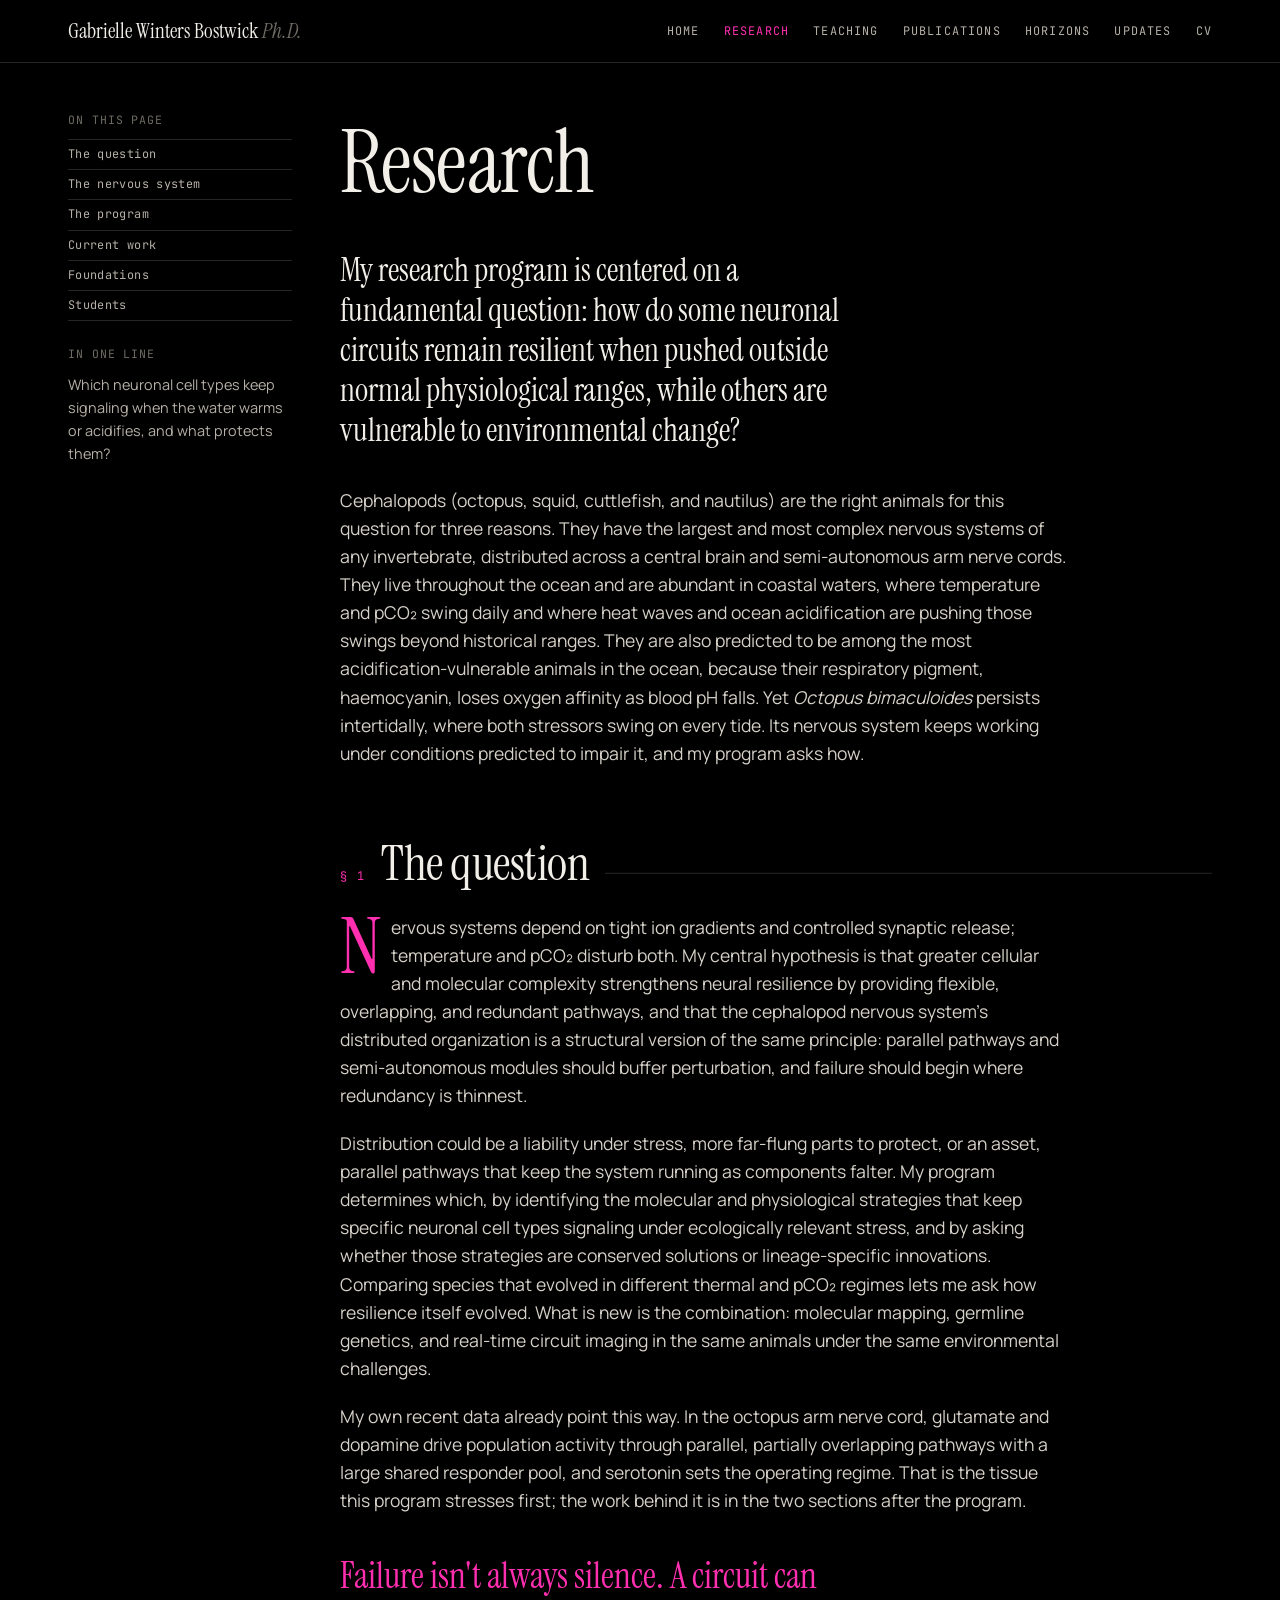
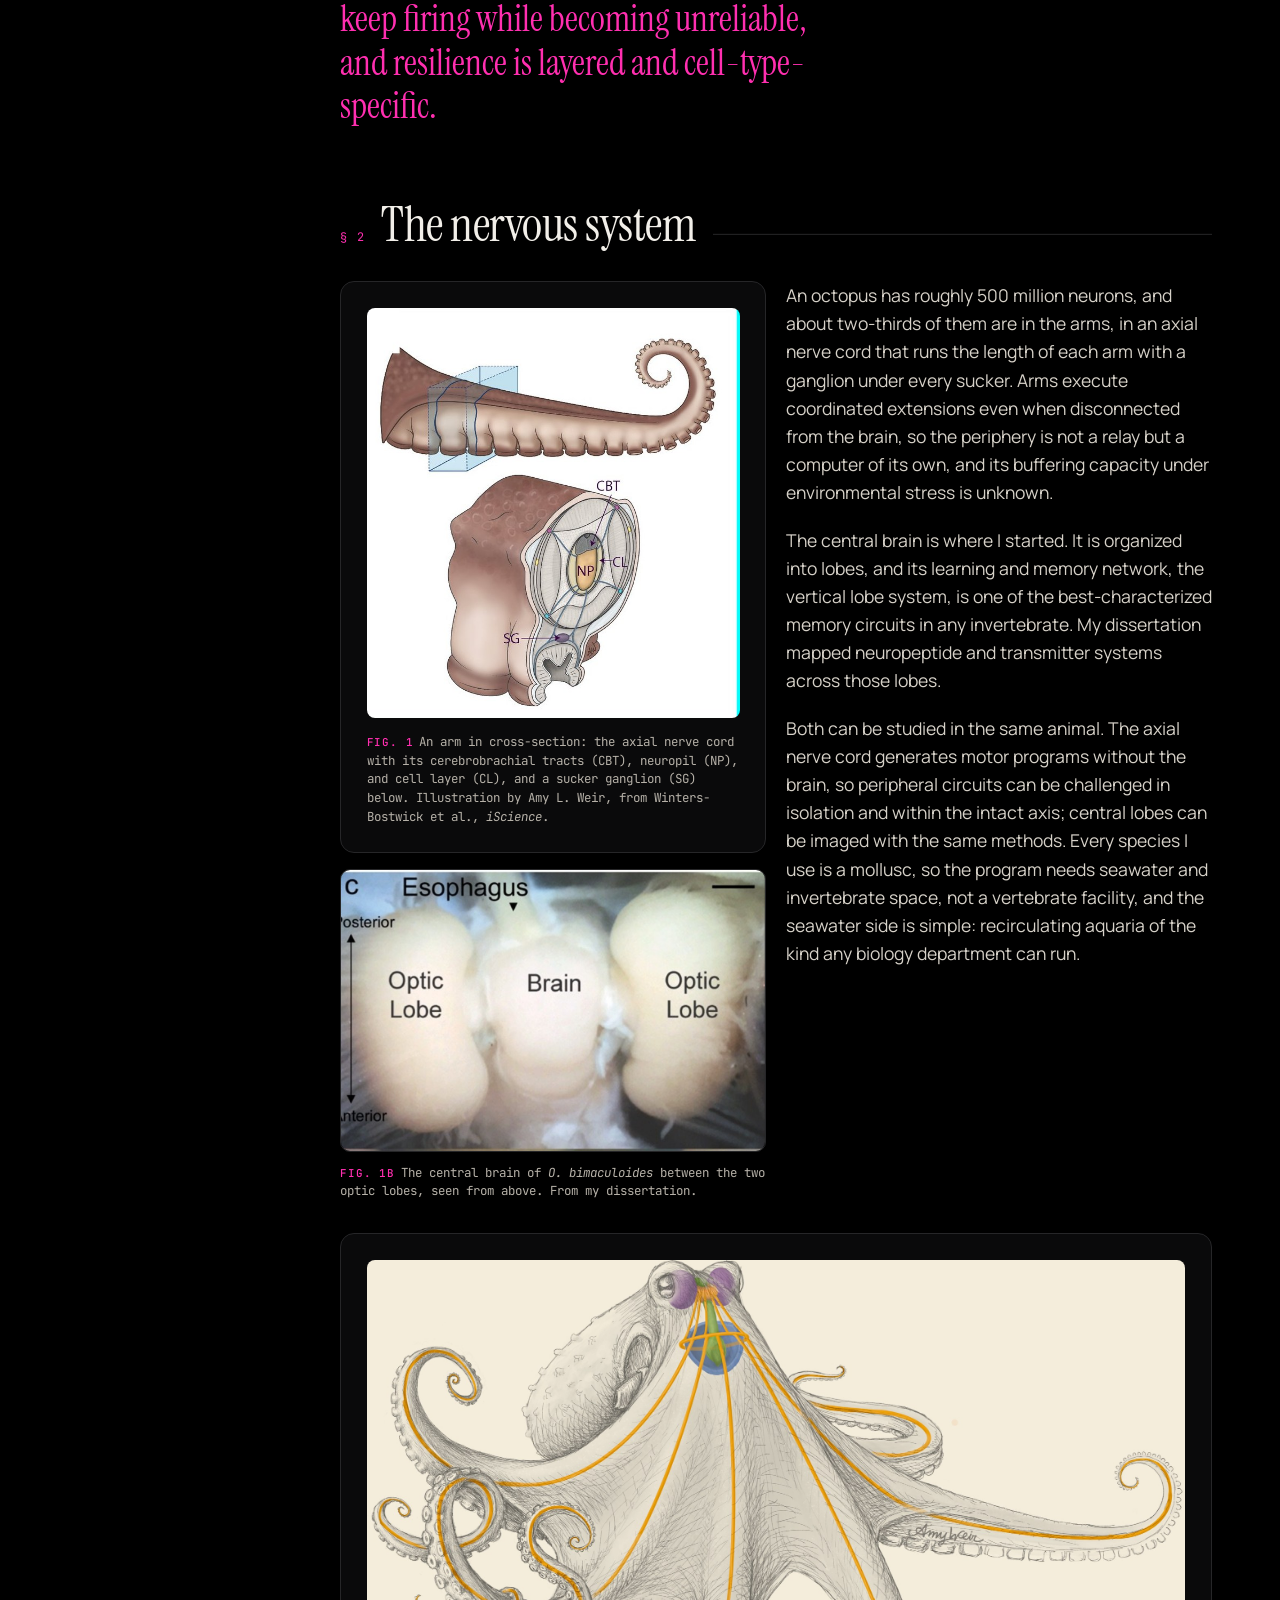
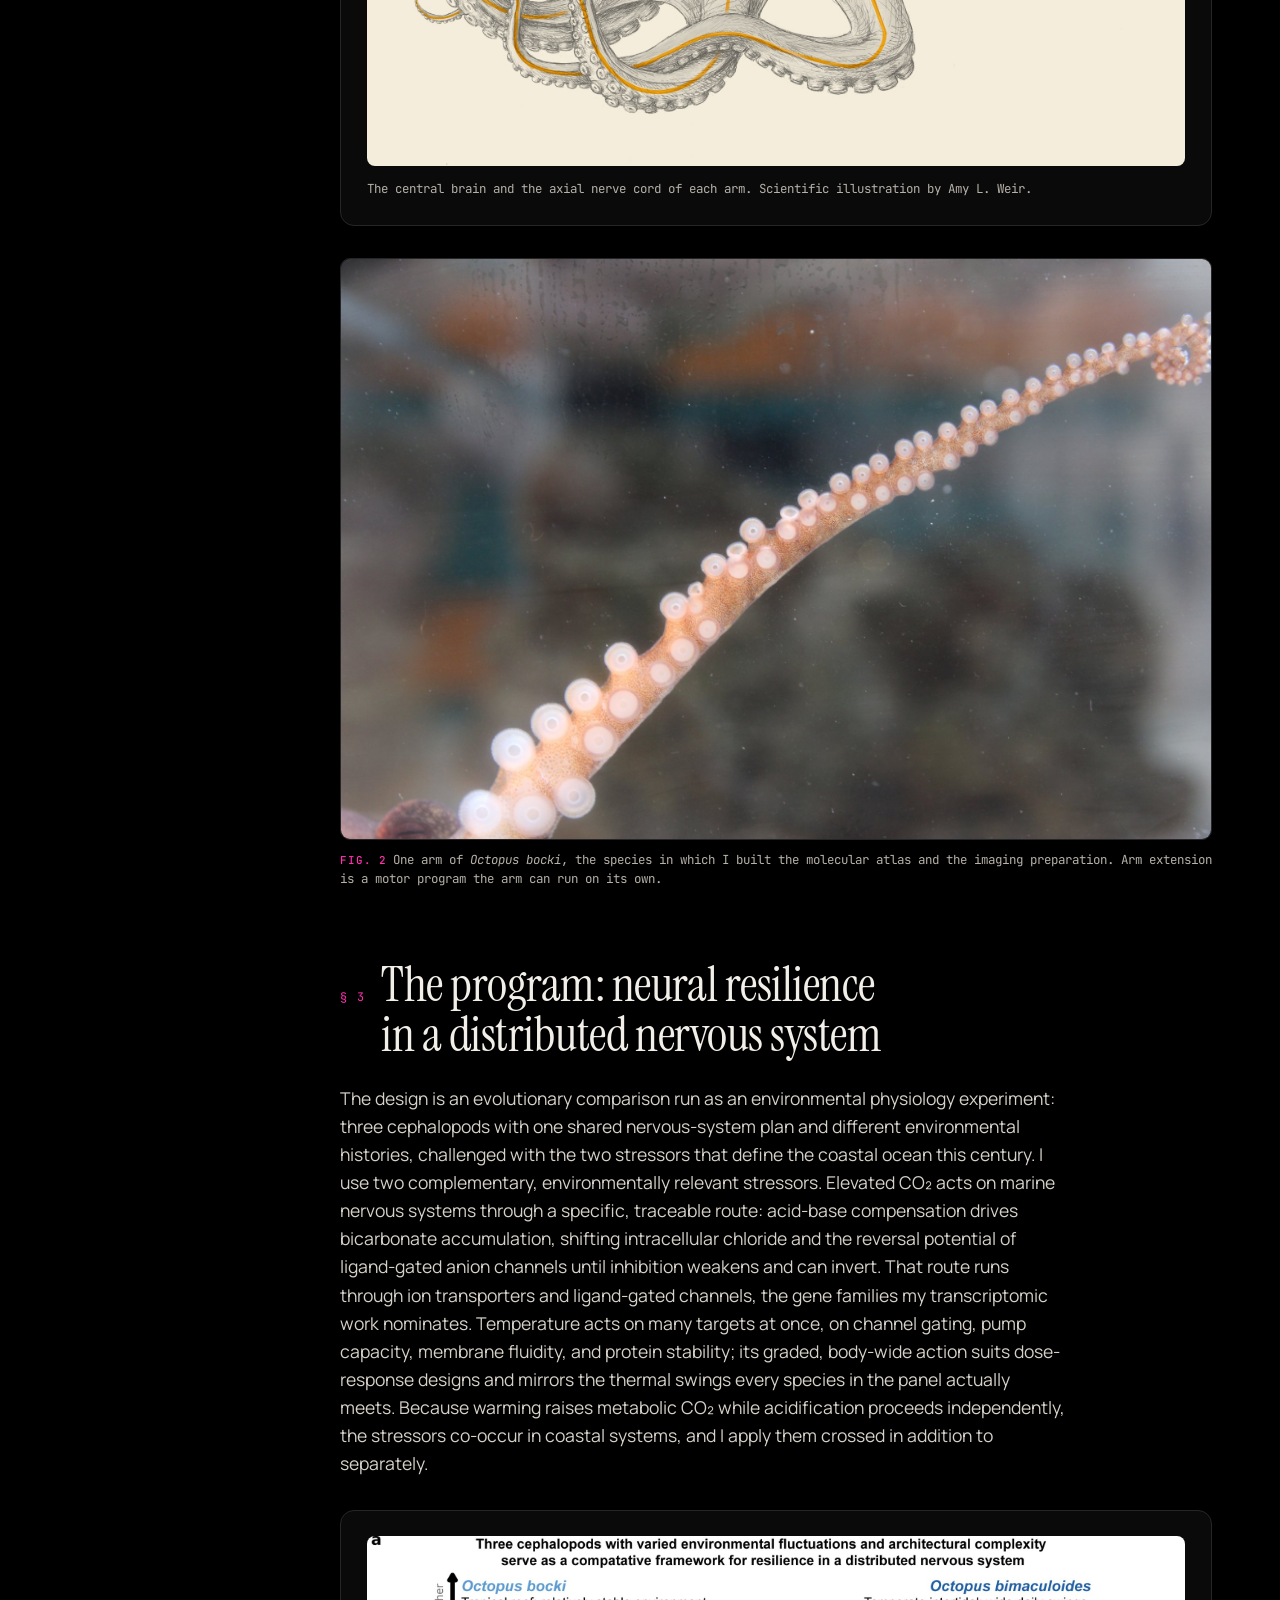
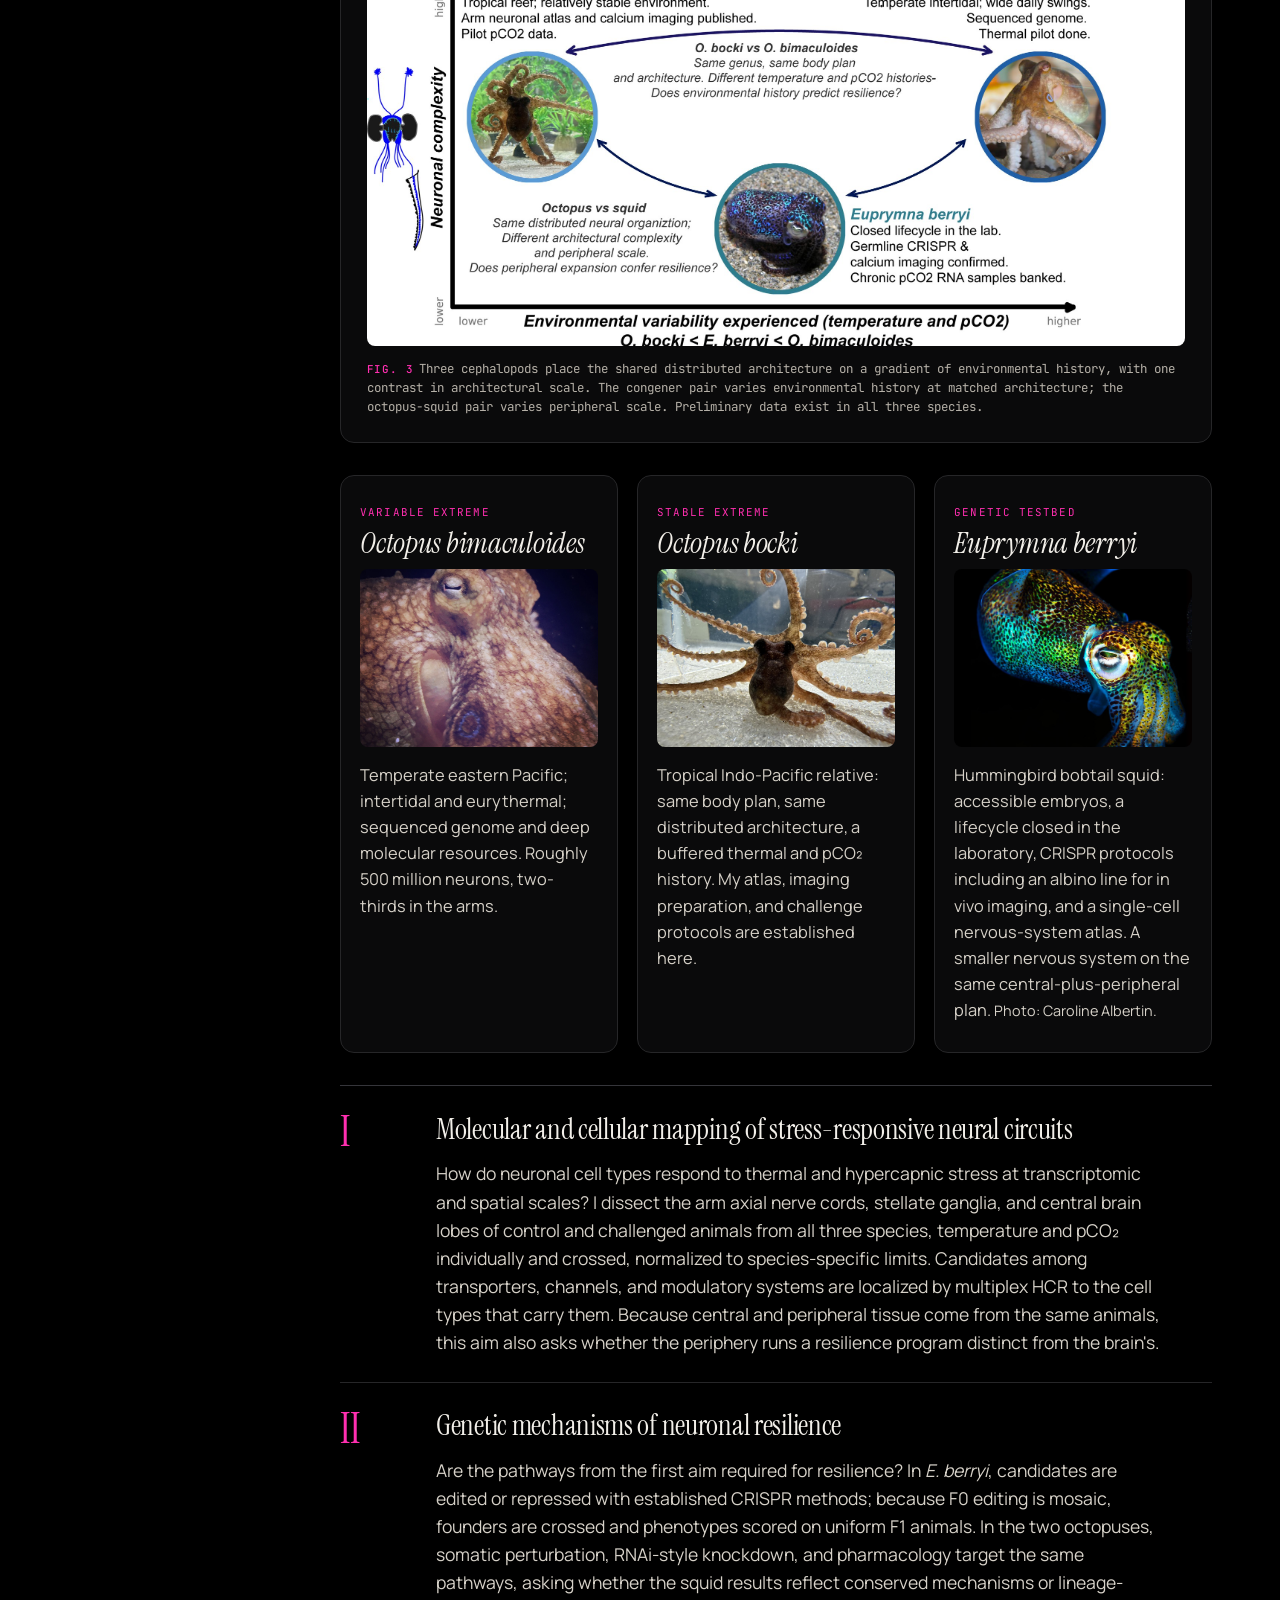
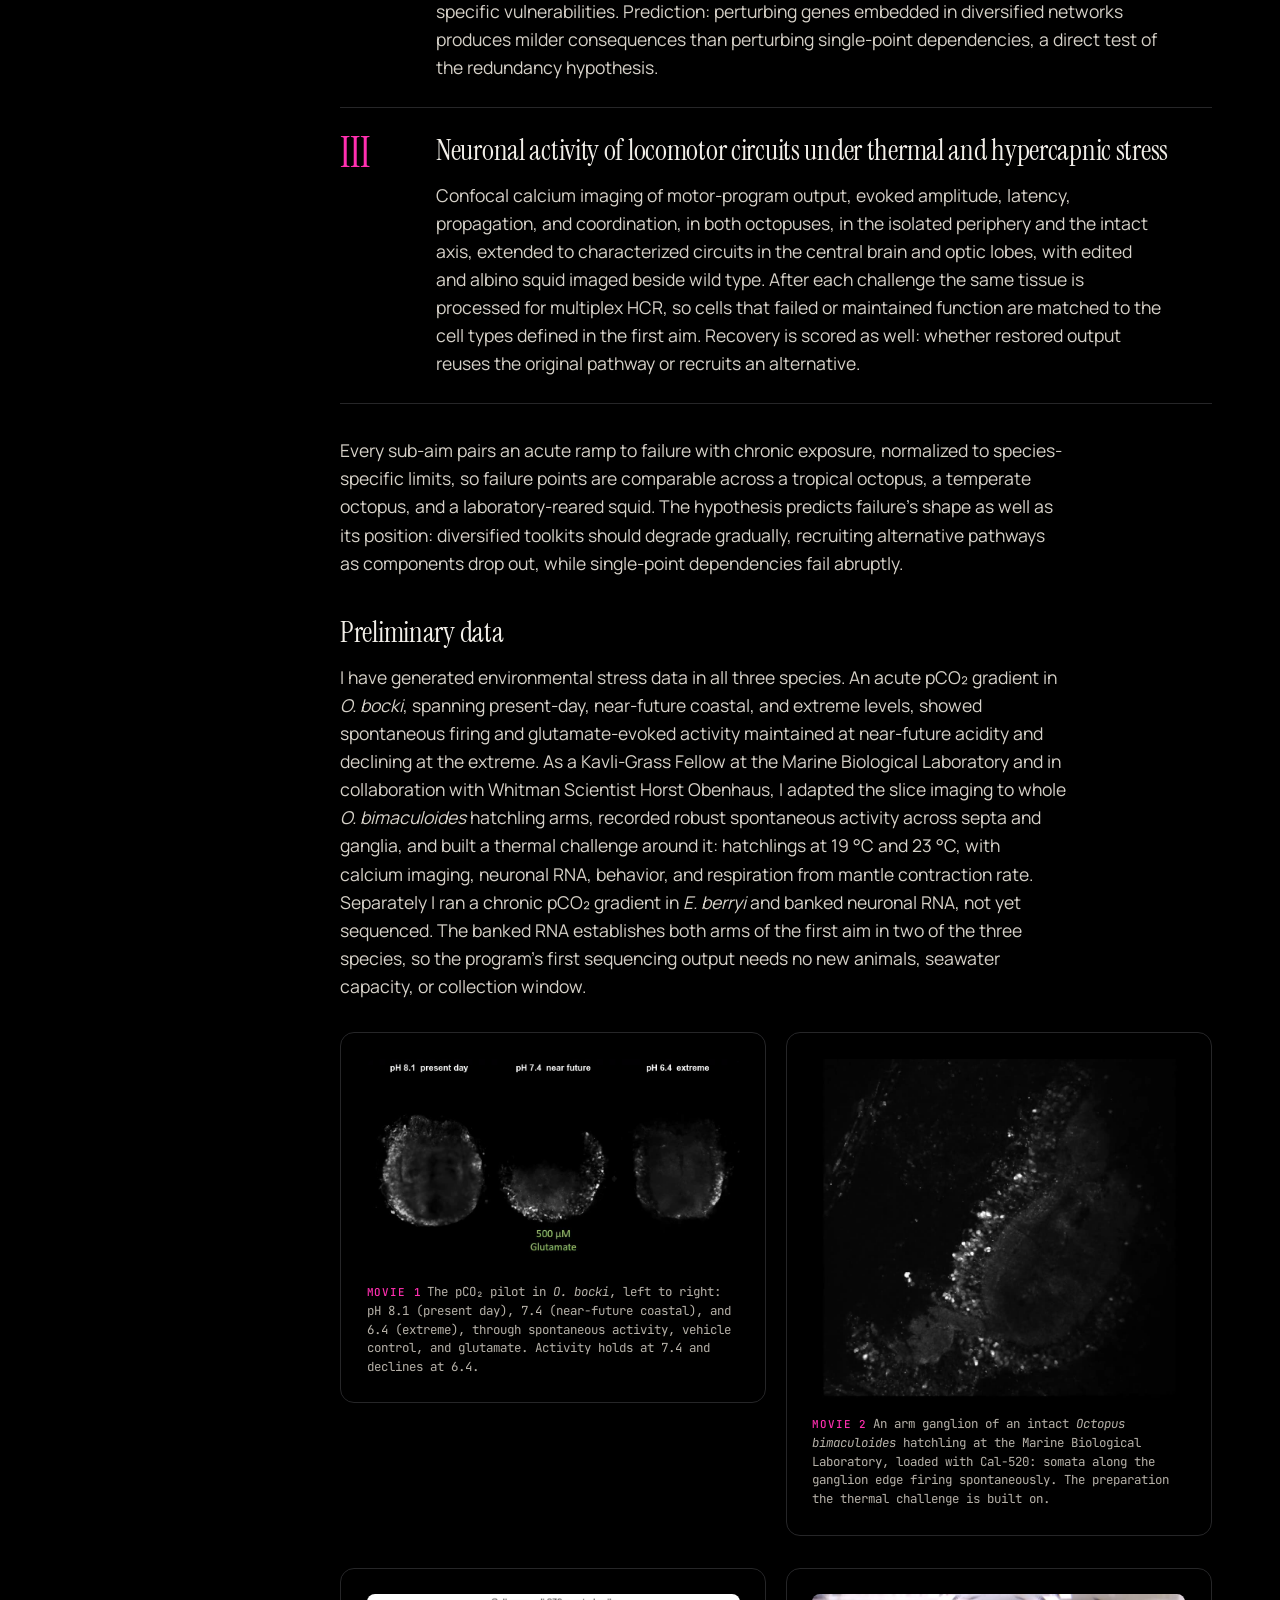
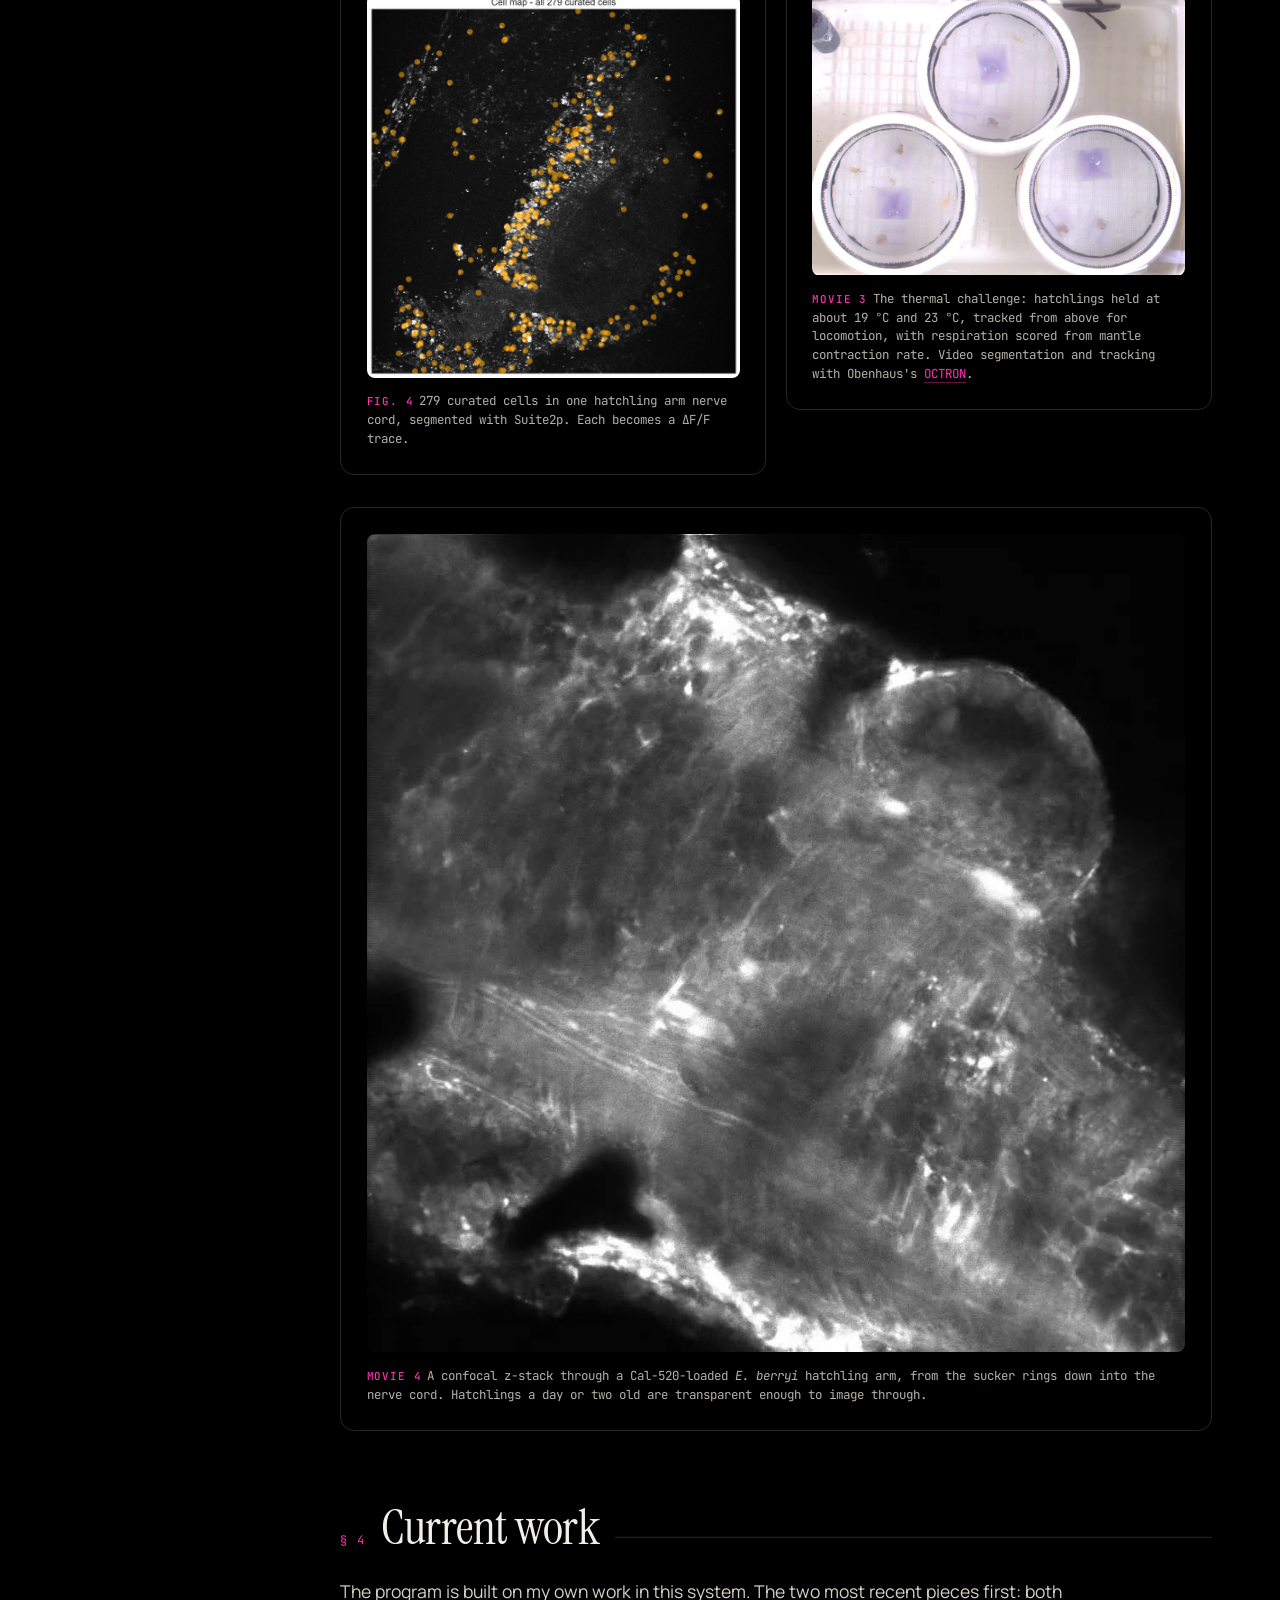
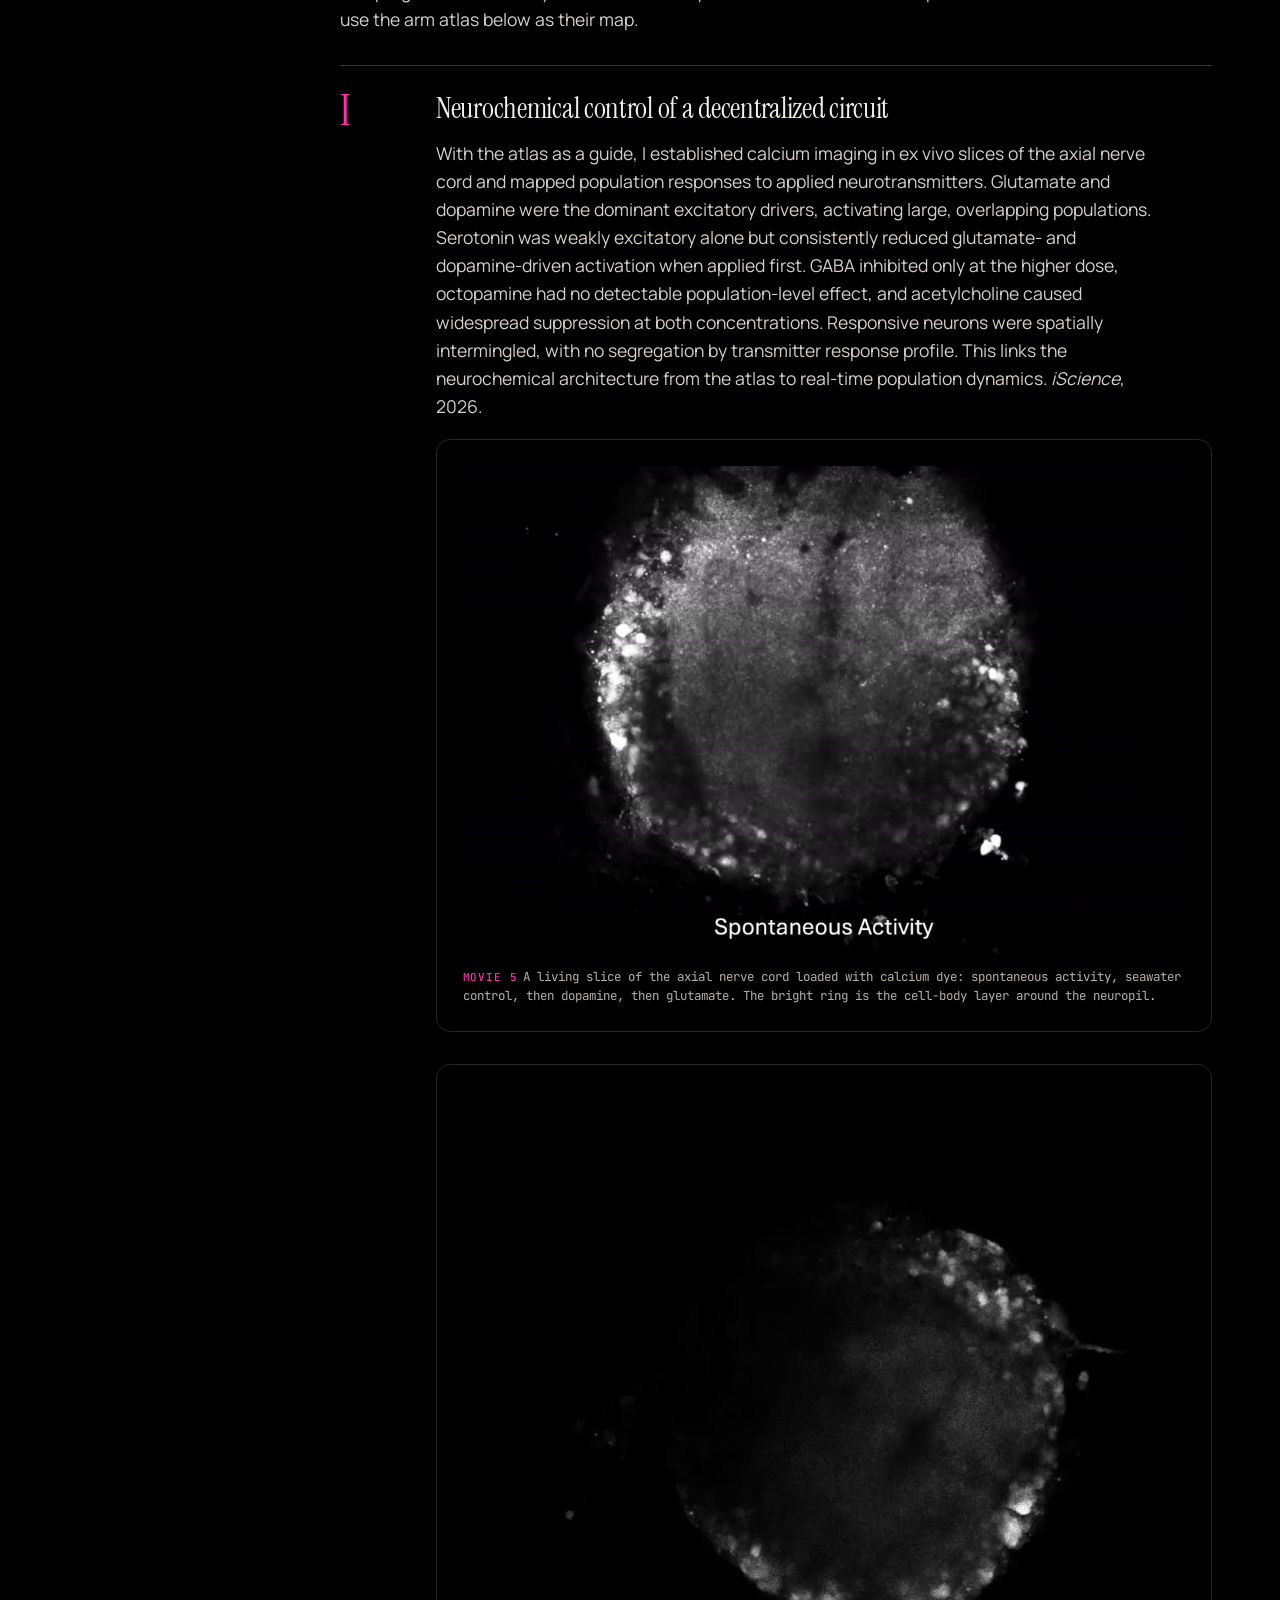
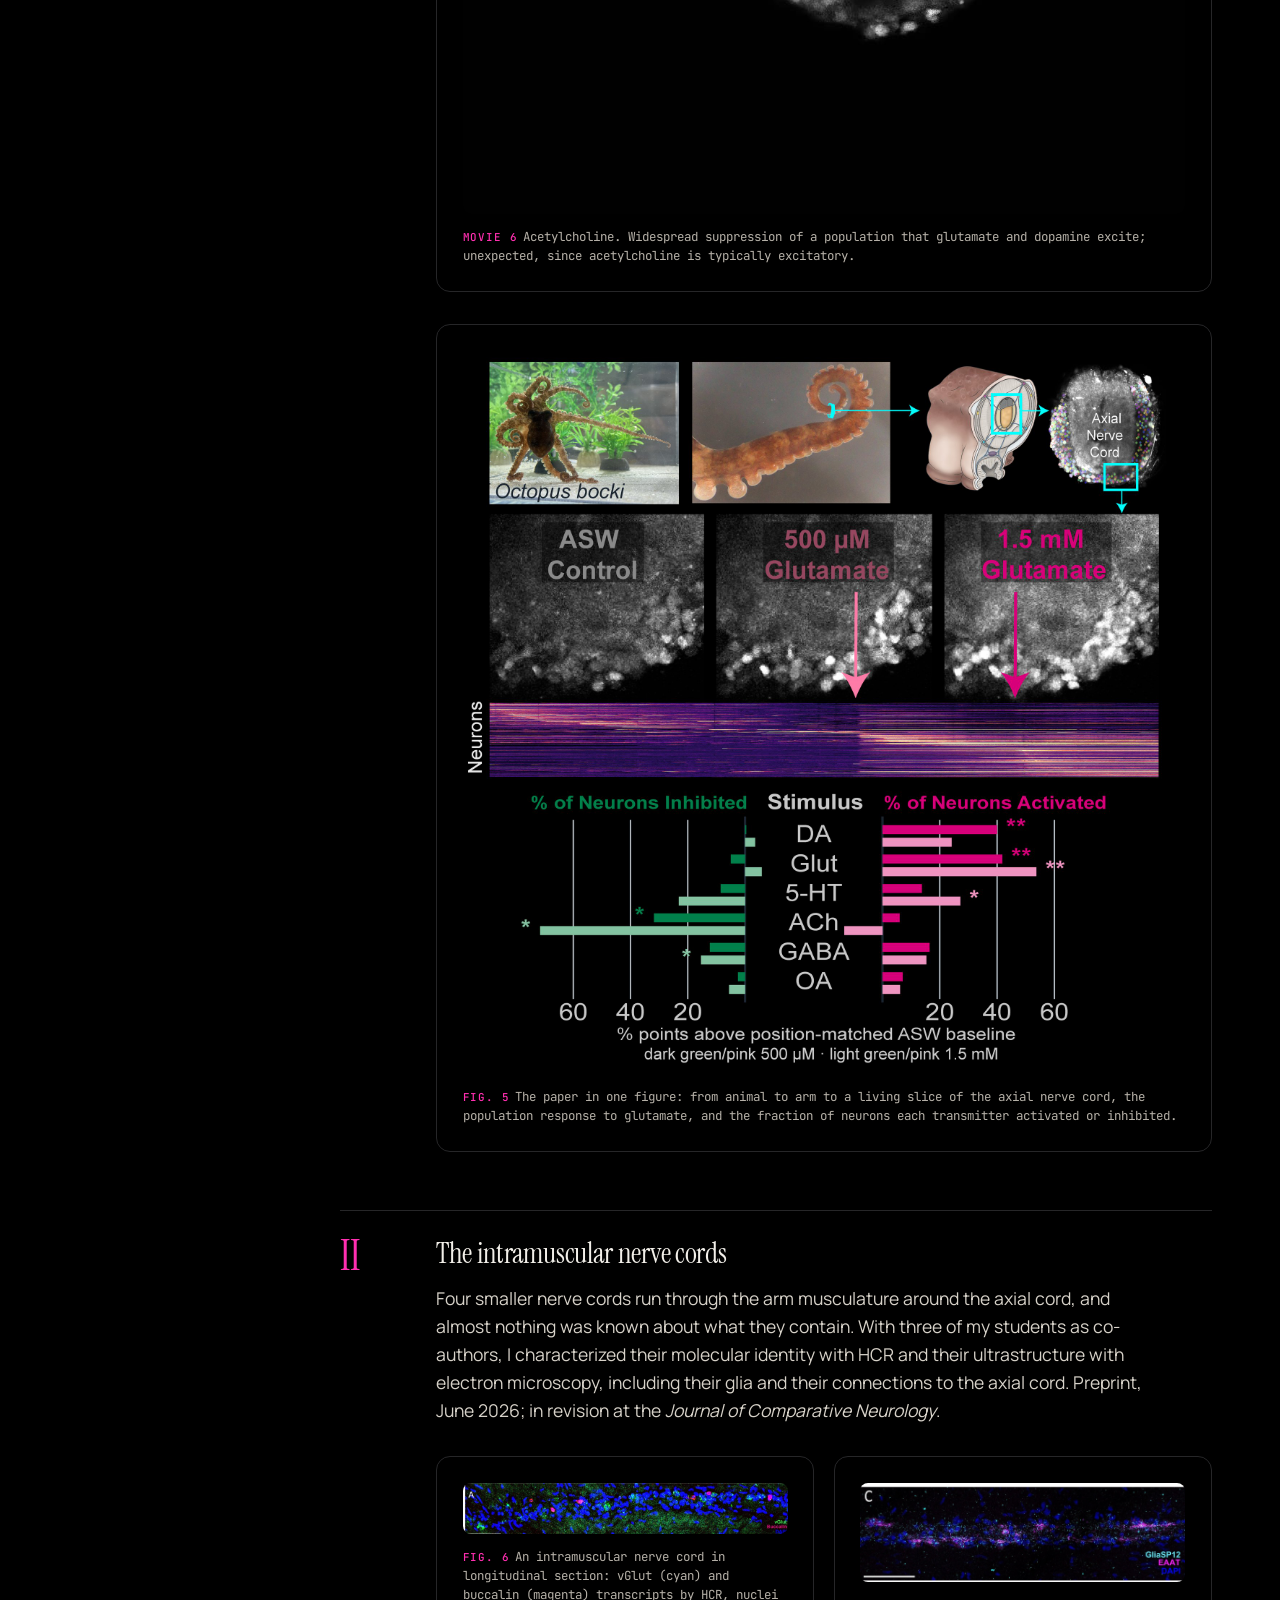
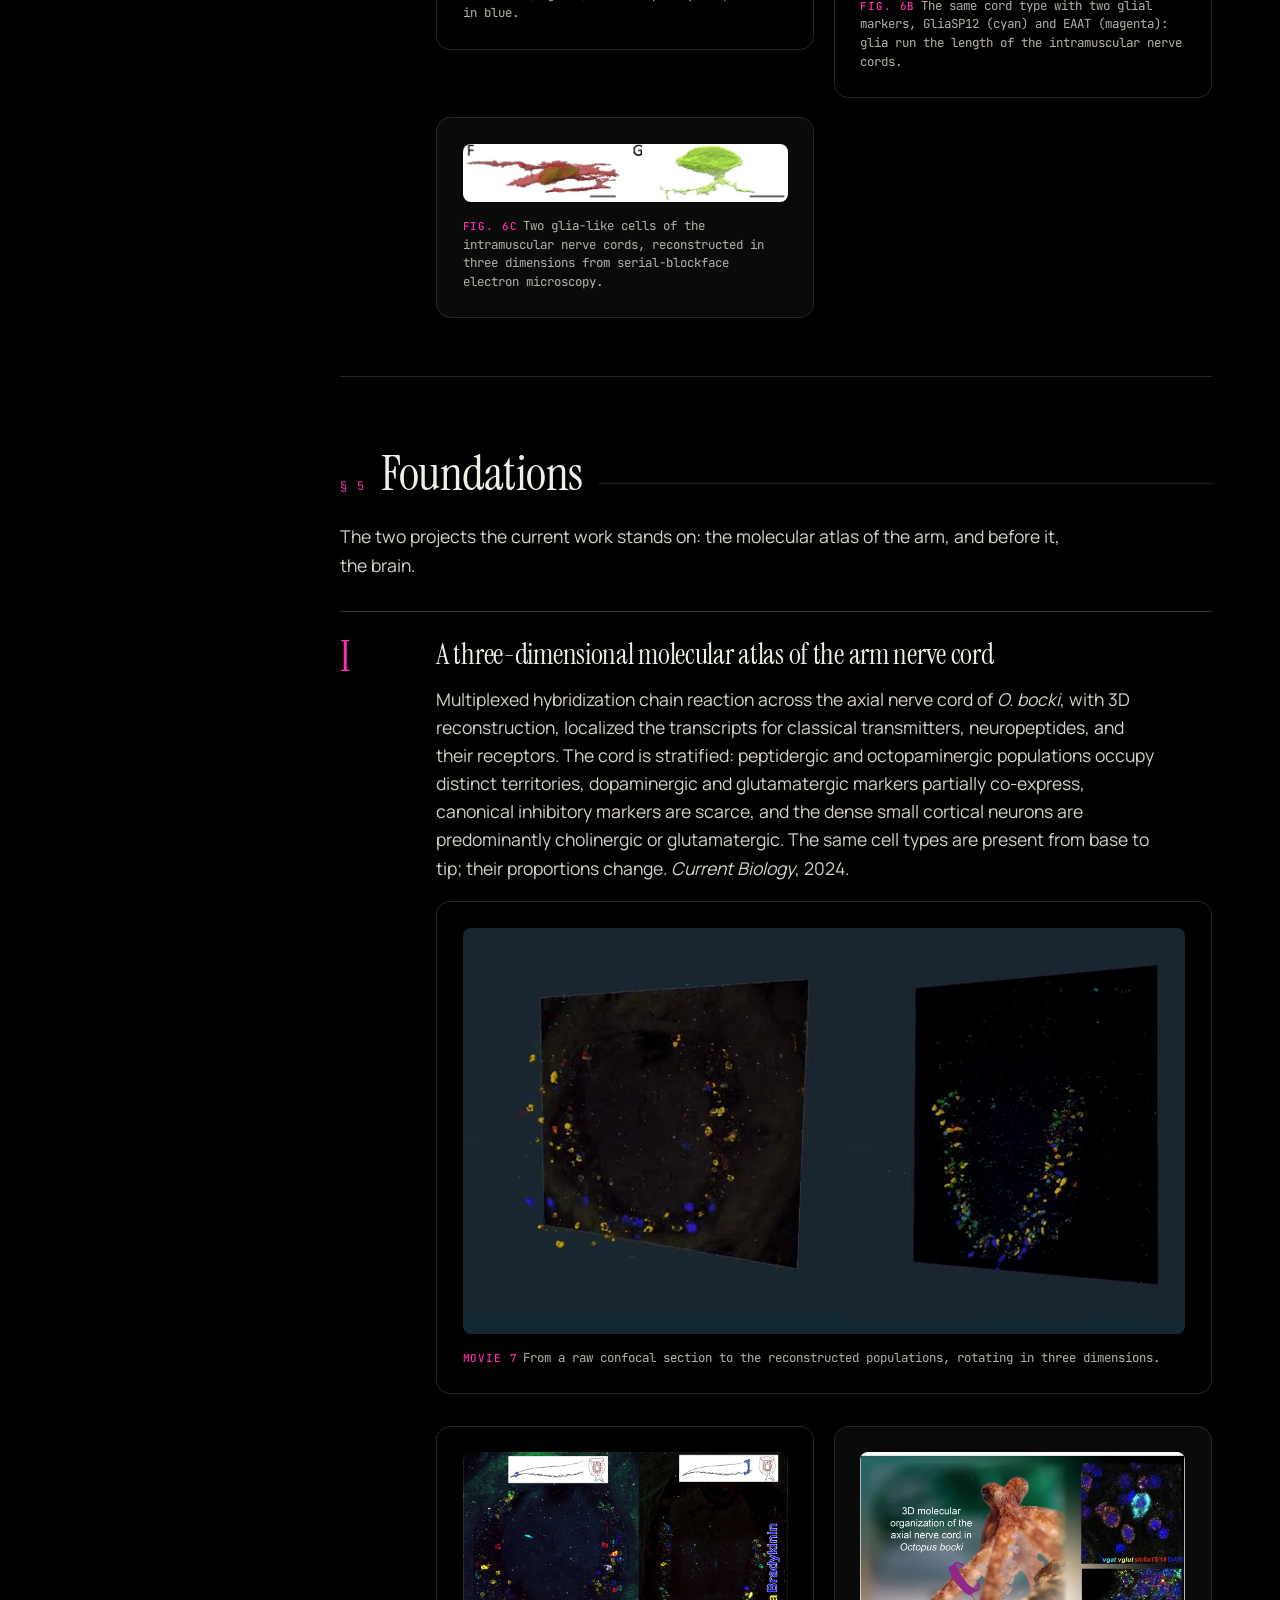
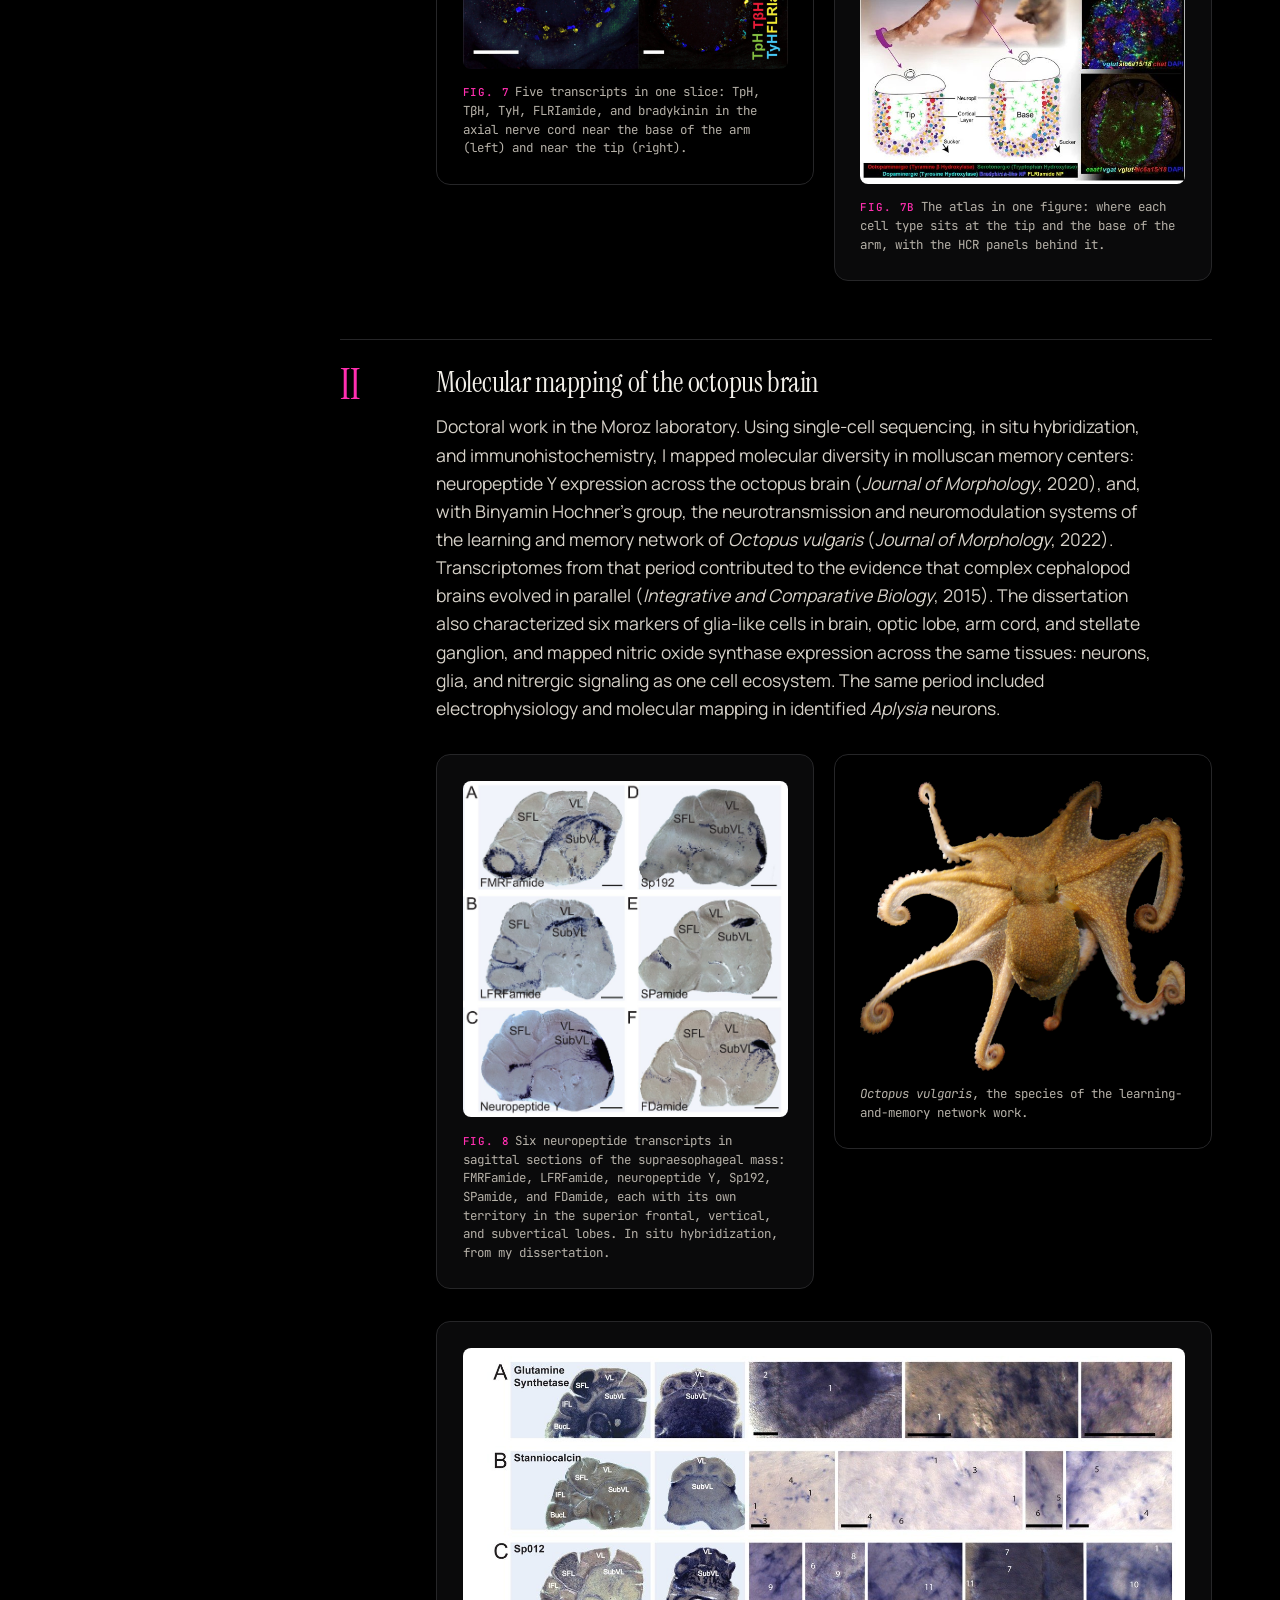
<file: research.html>
<!doctype html>
<html lang="en">
<head>
<meta charset="utf-8">
<meta name="viewport" content="width=device-width, initial-scale=1">
<title>Research · Gabrielle Winters Bostwick</title>
<meta name="description" content="Molecular atlases and calcium imaging of octopus neural circuits, and a research program on neural resilience under thermal and CO2 stress in three cephalopods.">
<meta property="og:title" content="Research · Gabrielle Winters Bostwick">
<meta property="og:description" content="Molecular atlases and calcium imaging of octopus neural circuits, and a research program on neural resilience under thermal and CO2 stress in three cephalopods.">
<meta property="og:type" content="website">
<meta property="og:image" content="https://gaberelladeville.github.io/assets/img/bocki-profile-canon.jpg">
<meta property="og:url" content="https://gaberelladeville.github.io/research.html">
<link rel="canonical" href="https://gaberelladeville.github.io/research.html">
<meta name="author" content="Gabrielle Winters Bostwick">
<meta name="google-site-verification" content="ahnPfRX5Jn-W7XOsYNGcV5ZWpmAwP7vJf-dLgor6X-U" />
<meta name="keywords" content="Gabrielle Winters Bostwick, Gabrielle Winters-Bostwick, Gabrielle Winters, Winters-Bostwick GC, Winters GC, molecular neuroscientist, comparative physiologist, cephalopod neuroscience, evolutionary neuroscience, convergent evolution, environmental physiology, ocean acidification, climate change, octopus arm nervous system, Octopus bocki, Octopus bimaculoides, Euprymna berryi, hybridization chain reaction, calcium imaging, San Francisco State University, Oregon State University, Marine Biological Laboratory, Ocean Genome Atlas Project">
<script type="application/ld+json">
{"@context":"https://schema.org","@type":"Person","name":"Gabrielle Winters Bostwick","alternateName":["Gabrielle Winters-Bostwick","Gabrielle C. Winters-Bostwick","Gabrielle Winters","G. C. Winters"],"honorificSuffix":"Ph.D.","url":"https://gaberelladeville.github.io/","image":"https://gaberelladeville.github.io/assets/img/portrait.jpg","jobTitle":"Molecular neuroscientist and comparative physiologist","email":"mailto:gabrielle.winters@gmail.com","affiliation":[{"@type":"Organization","name":"Oregon State University"},{"@type":"Organization","name":"San Francisco State University"},{"@type":"Organization","name":"Ocean Genome Atlas Project"}],"alumniOf":[{"@type":"Organization","name":"University of Florida"},{"@type":"Organization","name":"California Polytechnic State University, San Luis Obispo"},{"@type":"Organization","name":"University of California, Davis"}],"sameAs":["https://orcid.org/0000-0001-8346-9522","https://www.linkedin.com/in/gabrielle-winters/","https://bsky.app/profile/gabbycw.bsky.social","https://www.researchgate.net/profile/Gabrielle-Winters"],"knowsAbout":["cephalopod neuroscience","octopus arm nervous system","molecular neuroanatomy","calcium imaging","hybridization chain reaction","comparative physiology"]}
</script>
<link rel="icon" href="assets/favicon.svg" type="image/svg+xml">
<link rel="icon" href="assets/favicon-32.png" type="image/png" sizes="32x32">
<link rel="apple-touch-icon" href="assets/apple-touch-icon.png">
<link rel="preconnect" href="https://fonts.googleapis.com">
<link rel="preconnect" href="https://fonts.gstatic.com" crossorigin>
<link rel="stylesheet" href="assets/style.css?v=20261123">
<link rel="alternate" type="application/rss+xml" title="Gabrielle Winters Bostwick — Updates" href="feed.xml">

</head>
<body data-page="research">
<header class="site-head">
  <div class="wrap">
    <a class="brand plain" href="index.html">Gabrielle Winters Bostwick <span>Ph.D.</span></a>
    <nav class="site-nav" aria-label="Site"><a href="index.html">Home</a><a href="research.html" aria-current="page">Research</a><a href="teaching.html">Teaching</a><a href="publications.html">Publications</a><a href="horizons.html">Horizons</a><a href="updates.html">Updates</a><a href="cv.html">CV</a></nav>
  </div>
</header>

<main class="wrap">

<div class="page">
  <aside class="margin sticky">
    <span class="label">On this page</span>
    <nav>
      <a href="#question">The question</a>
      <a href="#system">The nervous system</a>
      <a href="#program">The program</a>
      <a href="#work">Current work</a>
      <a href="#foundations">Foundations</a>
      <a href="#students">Students</a>
    </nav>
    <p style="margin-top:1.5rem"><span class="label">In one line</span>Which neuronal cell types keep signaling when the water warms or acidifies, and what protects them?</p>
  </aside>
  <div class="body">
    <h1 style="margin-top:.5rem">Research</h1>
    <p class="lede">My research program is centered on a fundamental question: how do some neuronal circuits remain resilient when pushed outside normal physiological ranges, while others are vulnerable to environmental change?</p>
    <p>Cephalopods (octopus, squid, cuttlefish, and nautilus) are the right animals for this question for three reasons. They have the largest and most complex nervous systems of any invertebrate, distributed across a central brain and semi-autonomous arm nerve cords. They live throughout the ocean and are abundant in coastal waters, where temperature and pCO₂ swing daily and where heat waves and ocean acidification are pushing those swings beyond historical ranges. They are also predicted to be among the most acidification-vulnerable animals in the ocean, because their respiratory pigment, haemocyanin, loses oxygen affinity as blood pH falls. Yet <span class="sp">Octopus bimaculoides</span> persists intertidally, where both stressors swing on every tide. Its nervous system keeps working under conditions predicted to impair it, and my program asks how.</p>

    <div class="sec" id="question"><span class="n">§ 1</span><h2>The question</h2></div>
    <p class="dropcap">Nervous systems depend on tight ion gradients and controlled synaptic release; temperature and pCO₂ disturb both. My central hypothesis is that greater cellular and molecular complexity strengthens neural resilience by providing flexible, overlapping, and redundant pathways, and that the cephalopod nervous system's distributed organization is a structural version of the same principle: parallel pathways and semi-autonomous modules should buffer perturbation, and failure should begin where redundancy is thinnest.</p>
    <p>Distribution could be a liability under stress, more far-flung parts to protect, or an asset, parallel pathways that keep the system running as components falter. My program determines which, by identifying the molecular and physiological strategies that keep specific neuronal cell types signaling under ecologically relevant stress, and by asking whether those strategies are conserved solutions or lineage-specific innovations. Comparing species that evolved in different thermal and pCO₂ regimes lets me ask how resilience itself evolved. What is new is the combination: molecular mapping, germline genetics, and real-time circuit imaging in the same animals under the same environmental challenges.</p>
    <p>My own recent data already point this way. In the octopus arm nerve cord, glutamate and dopamine drive population activity through parallel, partially overlapping pathways with a large shared responder pool, and serotonin sets the operating regime. That is the tissue this program stresses first; the work behind it is in the two sections after the program.</p>
    <p class="pull">Failure isn't always silence. A circuit can keep firing while becoming unreliable, and resilience is layered and cell-type-specific.</p>

    <div class="sec" id="system"><span class="n">§ 2</span><h2>The nervous system</h2></div>
    <div class="pair">
      <div>
        <figure class="plate light mt0"><img src="assets/img/arm-section-illustration.jpg" alt="Illustration of an octopus arm with a cross-section showing the axial nerve cord and a sucker ganglion"><figcaption class="caption"><b>Fig. 1</b>An arm in cross-section: the axial nerve cord with its cerebrobrachial tracts (CBT), neuropil (NP), and cell layer (CL), and a sucker ganglion (SG) below. Illustration by Amy L. Weir, from Winters-Bostwick et al., <em>iScience</em>.</figcaption></figure>
        <figure class="photo" style="margin-top:1rem"><img src="assets/img/brain-between-optic-lobes.jpg" alt="The octopus central brain between the two optic lobes, photographed from above"><figcaption class="caption"><b>Fig. 1b</b>The central brain of <span class="sp">O. bimaculoides</span> between the two optic lobes, seen from above. From my dissertation.</figcaption></figure>
      </div>
      <div>
        <p>An octopus has roughly 500 million neurons, and about two-thirds of them are in the arms, in an axial nerve cord that runs the length of each arm with a ganglion under every sucker. Arms execute coordinated extensions even when disconnected from the brain, so the periphery is not a relay but a computer of its own, and its buffering capacity under environmental stress is unknown.</p>
        <p>The central brain is where I started. It is organized into lobes, and its learning and memory network, the vertical lobe system, is one of the best-characterized memory circuits in any invertebrate. My dissertation mapped neuropeptide and transmitter systems across those lobes.</p>
        <p>Both can be studied in the same animal. The axial nerve cord generates motor programs without the brain, so peripheral circuits can be challenged in isolation and within the intact axis; central lobes can be imaged with the same methods. Every species I use is a mollusc, so the program needs seawater and invertebrate space, not a vertebrate facility, and the seawater side is simple: recirculating aquaria of the kind any biology department can run.</p>
      </div>
    </div>
    <figure class="plate light">
      <img src="assets/img/weir-octopus-neuroanatomy.jpg" alt="Illustration of an octopus with the central brain and the axial nerve cord of each arm drawn in colour over the body">
      <figcaption class="caption">The central brain and the axial nerve cord of each arm. Scientific illustration by Amy L. Weir.</figcaption>
    </figure>
    <figure class="photo">
      <img src="assets/img/bocki-arm-extended.jpg" alt="A single octopus arm extended in a straight line across the tank">
      <figcaption class="caption"><b>Fig. 2</b>One arm of <span class="sp">Octopus bocki</span>, the species in which I built the molecular atlas and the imaging preparation. Arm extension is a motor program the arm can run on its own.</figcaption>
    </figure>

    <div class="sec" id="program"><span class="n">§ 3</span><h2>The program: neural resilience in a distributed nervous system</h2></div>
    <p>The design is an evolutionary comparison run as an environmental physiology experiment: three cephalopods with one shared nervous-system plan and different environmental histories, challenged with the two stressors that define the coastal ocean this century. I use two complementary, environmentally relevant stressors. Elevated CO₂ acts on marine nervous systems through a specific, traceable route: acid-base compensation drives bicarbonate accumulation, shifting intracellular chloride and the reversal potential of ligand-gated anion channels until inhibition weakens and can invert. That route runs through ion transporters and ligand-gated channels, the gene families my transcriptomic work nominates. Temperature acts on many targets at once, on channel gating, pump capacity, membrane fluidity, and protein stability; its graded, body-wide action suits dose-response designs and mirrors the thermal swings every species in the panel actually meets. Because warming raises metabolic CO₂ while acidification proceeds independently, the stressors co-occur in coastal systems, and I apply them crossed in addition to separately.</p>

    <figure class="plate wide">
      <img src="assets/img/comparative-axes.jpg" alt="Three cephalopods placed on two axes, environmental variability and neuronal complexity, with the comparisons each pair makes">
      <figcaption class="caption"><b>Fig. 3</b>Three cephalopods place the shared distributed architecture on a gradient of environmental history, with one contrast in architectural scale. The congener pair varies environmental history at matched architecture; the octopus-squid pair varies peripheral scale. Preliminary data exist in all three species.</figcaption>
    </figure>

    <div class="specimen">
      <div><span class="tag">Variable extreme</span><h3>Octopus bimaculoides</h3><img class="sp-photo" src="assets/img/bimac-blue-ring.jpg" alt="Close view of Octopus bimaculoides skin and the blue ring below the eye"><p>Temperate eastern Pacific; intertidal and eurythermal; sequenced genome and deep molecular resources. Roughly 500 million neurons, two-thirds in the arms.</p></div>
      <div><span class="tag">Stable extreme</span><h3>Octopus bocki</h3><img class="sp-photo" src="assets/img/bocki-faceon.jpg" alt="Octopus bocki facing the camera, arms raised and curled"><p>Tropical Indo-Pacific relative: same body plan, same distributed architecture, a buffered thermal and pCO₂ history. My atlas, imaging preparation, and challenge protocols are established here.</p></div>
      <div><span class="tag">Genetic testbed</span><h3>Euprymna berryi</h3><img class="sp-photo" src="assets/img/euprymna-adult.jpg" alt="Adult Euprymna berryi, iridescent, on a black background"><p>Hummingbird bobtail squid: accessible embryos, a lifecycle closed in the laboratory, CRISPR protocols including an albino line for in vivo imaging, and a single-cell nervous-system atlas. A smaller nervous system on the same central-plus-peripheral plan. <span class="small" style="color:var(--ink-faint)">Photo: Caroline Albertin.</span></p></div>
    </div>

    <div class="ledger">
      <div><div><h3>Molecular and cellular mapping of stress-responsive neural circuits</h3><p>How do neuronal cell types respond to thermal and hypercapnic stress at transcriptomic and spatial scales? I dissect the arm axial nerve cords, stellate ganglia, and central brain lobes of control and challenged animals from all three species, temperature and pCO₂ individually and crossed, normalized to species-specific limits. Candidates among transporters, channels, and modulatory systems are localized by multiplex HCR to the cell types that carry them. Because central and peripheral tissue come from the same animals, this aim also asks whether the periphery runs a resilience program distinct from the brain's.</p></div></div>
      <div><div><h3>Genetic mechanisms of neuronal resilience</h3><p>Are the pathways from the first aim required for resilience? In <span class="sp">E. berryi</span>, candidates are edited or repressed with established CRISPR methods; because F0 editing is mosaic, founders are crossed and phenotypes scored on uniform F1 animals. In the two octopuses, somatic perturbation, RNAi-style knockdown, and pharmacology target the same pathways, asking whether the squid results reflect conserved mechanisms or lineage-specific vulnerabilities. Prediction: perturbing genes embedded in diversified networks produces milder consequences than perturbing single-point dependencies, a direct test of the redundancy hypothesis.</p></div></div>
      <div><div><h3>Neuronal activity of locomotor circuits under thermal and hypercapnic stress</h3><p>Confocal calcium imaging of motor-program output, evoked amplitude, latency, propagation, and coordination, in both octopuses, in the isolated periphery and the intact axis, extended to characterized circuits in the central brain and optic lobes, with edited and albino squid imaged beside wild type. After each challenge the same tissue is processed for multiplex HCR, so cells that failed or maintained function are matched to the cell types defined in the first aim. Recovery is scored as well: whether restored output reuses the original pathway or recruits an alternative.</p></div></div>
    </div>

    <p>Every sub-aim pairs an acute ramp to failure with chronic exposure, normalized to species-specific limits, so failure points are comparable across a tropical octopus, a temperate octopus, and a laboratory-reared squid. The hypothesis predicts failure's shape as well as its position: diversified toolkits should degrade gradually, recruiting alternative pathways as components drop out, while single-point dependencies fail abruptly.</p>

    <h3 style="margin-top:2.5rem">Preliminary data</h3>
    <p>I have generated environmental stress data in all three species. An acute pCO₂ gradient in <span class="sp">O. bocki</span>, spanning present-day, near-future coastal, and extreme levels, showed spontaneous firing and glutamate-evoked activity maintained at near-future acidity and declining at the extreme. As a Kavli-Grass Fellow at the Marine Biological Laboratory and in collaboration with Whitman Scientist Horst Obenhaus, I adapted the slice imaging to whole <span class="sp">O. bimaculoides</span> hatchling arms, recorded robust spontaneous activity across septa and ganglia, and built a thermal challenge around it: hatchlings at 19 °C and 23 °C, with calcium imaging, neuronal RNA, behavior, and respiration from mantle contraction rate. Separately I ran a chronic pCO₂ gradient in <span class="sp">E. berryi</span> and banked neuronal RNA, not yet sequenced. The banked RNA establishes both arms of the first aim in two of the three species, so the program's first sequencing output needs no new animals, seawater capacity, or collection window.</p>
    <div class="pair">
      <figure class="plate dark"><video data-autoplay muted loop playsinline preload="metadata" poster="assets/video/ph-gradient-poster.jpg"><source src="assets/video/ph-gradient.mp4" type="video/mp4"></video><figcaption class="caption"><b>Movie 1</b>The pCO₂ pilot in <span class="sp">O. bocki</span>, left to right: pH 8.1 (present day), 7.4 (near-future coastal), and 6.4 (extreme), through spontaneous activity, vehicle control, and glutamate. Activity holds at 7.4 and declines at 6.4.</figcaption></figure>
      <figure class="plate dark"><video data-autoplay muted loop playsinline preload="metadata" poster="assets/video/ganglion-poster.jpg"><source src="assets/video/ganglion.mp4" type="video/mp4"></video><figcaption class="caption"><b>Movie 2</b>An arm ganglion of an intact <span class="sp">Octopus bimaculoides</span> hatchling at the Marine Biological Laboratory, loaded with Cal-520: somata along the ganglion edge firing spontaneously. The preparation the thermal challenge is built on.</figcaption></figure>
    </div>
    <div class="pair">
      <figure class="plate dark"><img src="assets/img/suite2p-cellmap.jpg" alt="Suite2p cell map: 279 segmented neurons in orange on a grayscale octopus axial nerve cord"><figcaption class="caption"><b>Fig. 4</b>279 curated cells in one hatchling arm nerve cord, segmented with Suite2p. Each becomes a ΔF/F trace.</figcaption></figure>
      <figure class="plate dark"><video data-autoplay muted loop playsinline preload="metadata" poster="assets/video/thermal-assay-poster.jpg"><source src="assets/video/thermal-assay.mp4" type="video/mp4"></video><figcaption class="caption"><b>Movie 3</b>The thermal challenge: hatchlings held at about 19 °C and 23 °C, tracked from above for locomotion, with respiration scored from mantle contraction rate. Video segmentation and tracking with Obenhaus's <a href="https://doi.org/10.64898/2025.12.20.695663">OCTRON</a>.</figcaption></figure>
    </div>
    <figure class="plate dark"><video data-autoplay muted loop playsinline preload="metadata" poster="assets/video/eberryi-zstack-poster.jpg"><source src="assets/video/eberryi-zstack.mp4" type="video/mp4"></video><figcaption class="caption"><b>Movie 4</b>A confocal z-stack through a Cal-520-loaded <span class="sp">E. berryi</span> hatchling arm, from the sucker rings down into the nerve cord. Hatchlings a day or two old are transparent enough to image through.</figcaption></figure>

    <div class="sec" id="work"><span class="n">§ 4</span><h2>Current work</h2></div>
    <p>The program is built on my own work in this system. The two most recent pieces first: both use the arm atlas below as their map.</p>
    <div class="ledger">
      <div>
        <div>
          <h3>Neurochemical control of a decentralized circuit</h3>
          <p>With the atlas as a guide, I established calcium imaging in ex vivo slices of the axial nerve cord and mapped population responses to applied neurotransmitters. Glutamate and dopamine were the dominant excitatory drivers, activating large, overlapping populations. Serotonin was weakly excitatory alone but consistently reduced glutamate- and dopamine-driven activation when applied first. GABA inhibited only at the higher dose, octopamine had no detectable population-level effect, and acetylcholine caused widespread suppression at both concentrations. Responsive neurons were spatially intermingled, with no segregation by transmitter response profile. This links the neurochemical architecture from the atlas to real-time population dynamics. <em>iScience</em>, 2026.</p>
          <figure class="plate dark mt0" style="margin-top:1rem"><video data-autoplay muted loop playsinline preload="metadata" poster="assets/video/calcium-transmitters-poster.jpg"><source src="assets/video/calcium-transmitters.mp4" type="video/mp4"></video><figcaption class="caption"><b>Movie 5</b>A living slice of the axial nerve cord loaded with calcium dye: spontaneous activity, seawater control, then dopamine, then glutamate. The bright ring is the cell-body layer around the neuropil.</figcaption></figure>
          <figure class="plate dark"><video data-autoplay muted loop playsinline preload="metadata" poster="assets/video/ach-suppression-poster.jpg"><source src="assets/video/ach-suppression.mp4" type="video/mp4"></video><figcaption class="caption"><b>Movie 6</b>Acetylcholine. Widespread suppression of a population that glutamate and dopamine excite; unexpected, since acetylcholine is typically excitatory.</figcaption></figure>
          <figure class="plate dark"><img src="assets/img/figs/iscience-graphical-abstract.jpg" alt="Graphical abstract: from the octopus to an arm slice to calcium imaging under glutamate, with the fraction of neurons activated or inhibited by each transmitter"><figcaption class="caption"><b>Fig. 5</b>The paper in one figure: from animal to arm to a living slice of the axial nerve cord, the population response to glutamate, and the fraction of neurons each transmitter activated or inhibited.</figcaption></figure>
        </div>
      </div>
      <div>
        <div>
          <h3>The intramuscular nerve cords</h3>
          <p>Four smaller nerve cords run through the arm musculature around the axial cord, and almost nothing was known about what they contain. With three of my students as co-authors, I characterized their molecular identity with HCR and their ultrastructure with electron microscopy, including their glia and their connections to the axial cord. Preprint, June 2026; in revision at the <em>Journal of Comparative Neurology</em>.</p>
          <div class="pair">
            <figure class="plate dark"><img src="assets/img/inc-long-vglut-buccalin.jpg" alt="Longitudinal section of an intramuscular nerve cord: vGlut in cyan, buccalin in magenta, nuclei in blue"><figcaption class="caption"><b>Fig. 6</b>An intramuscular nerve cord in longitudinal section: vGlut (cyan) and buccalin (magenta) transcripts by HCR, nuclei in blue.</figcaption></figure>
            <figure class="plate dark"><img src="assets/img/inc-long-glia.jpg" alt="Longitudinal section of an intramuscular nerve cord with glial markers GliaSP12 in cyan and EAAT in magenta"><figcaption class="caption"><b>Fig. 6b</b>The same cord type with two glial markers, GliaSP12 (cyan) and EAAT (magenta): glia run the length of the intramuscular nerve cords.</figcaption></figure>
            <figure class="plate light"><img src="assets/img/inc-em-reconstructions.jpg" alt="Three-dimensional reconstructions of two glia-like cells from serial electron microscopy"><figcaption class="caption"><b>Fig. 6c</b>Two glia-like cells of the intramuscular nerve cords, reconstructed in three dimensions from serial-blockface electron microscopy.</figcaption></figure>
          </div>
        </div>
      </div>
    
    </div>

    <div class="sec" id="foundations"><span class="n">§ 5</span><h2>Foundations</h2></div>
    <p>The two projects the current work stands on: the molecular atlas of the arm, and before it, the brain.</p>
    <div class="ledger">
      <div>
        <div>
          <h3>A three-dimensional molecular atlas of the arm nerve cord</h3>
          <p>Multiplexed hybridization chain reaction across the axial nerve cord of <span class="sp">O. bocki</span>, with 3D reconstruction, localized the transcripts for classical transmitters, neuropeptides, and their receptors. The cord is stratified: peptidergic and octopaminergic populations occupy distinct territories, dopaminergic and glutamatergic markers partially co-express, canonical inhibitory markers are scarce, and the dense small cortical neurons are predominantly cholinergic or glutamatergic. The same cell types are present from base to tip; their proportions change. <em>Current Biology</em>, 2024.</p>
          <figure class="plate dark mt0" style="margin-top:1rem"><video data-autoplay muted loop playsinline preload="metadata" poster="assets/video/atlas-3d-poster.jpg"><source src="assets/video/atlas-3d.mp4" type="video/mp4"></video><figcaption class="caption"><b>Movie 7</b>From a raw confocal section to the reconstructed populations, rotating in three dimensions.</figcaption></figure>
          <div class="pair">
            <figure class="plate dark"><img src="assets/img/hcr-ring-base-tip.jpg" alt="Two fluorescence micrographs of the axial nerve cord in cross-section, base and tip, with serotonergic, octopaminergic, dopaminergic and peptidergic neurons in different colours"><figcaption class="caption"><b>Fig. 7</b>Five transcripts in one slice: TpH, TβH, TyH, FLRIamide, and bradykinin in the axial nerve cord near the base of the arm (left) and near the tip (right).</figcaption></figure>
            <figure class="plate light"><img src="assets/img/anc-3d-molecular-organization.jpg" alt="Graphical summary of the three-dimensional molecular organization of the axial nerve cord in Octopus bocki, with cell-type maps at tip and base and HCR panels"><figcaption class="caption"><b>Fig. 7b</b>The atlas in one figure: where each cell type sits at the tip and the base of the arm, with the HCR panels behind it.</figcaption></figure>
          </div>
        </div>
      </div>
      <div>
        <div>
          <h3>Molecular mapping of the octopus brain</h3>
          <p>Doctoral work in the Moroz laboratory. Using single-cell sequencing, in situ hybridization, and immunohistochemistry, I mapped molecular diversity in molluscan memory centers: neuropeptide Y expression across the octopus brain (<em>Journal of Morphology</em>, 2020), and, with Binyamin Hochner's group, the neurotransmission and neuromodulation systems of the learning and memory network of <span class="sp">Octopus vulgaris</span> (<em>Journal of Morphology</em>, 2022). Transcriptomes from that period contributed to the evidence that complex cephalopod brains evolved in parallel (<em>Integrative and Comparative Biology</em>, 2015). The dissertation also characterized six markers of glia-like cells in brain, optic lobe, arm cord, and stellate ganglion, and mapped nitric oxide synthase expression across the same tissues: neurons, glia, and nitrergic signaling as one cell ecosystem. The same period included electrophysiology and molecular mapping in identified <span class="sp">Aplysia</span> neurons.</p>
          <div class="pair">
            <figure class="plate mt0" style="margin-top:1rem"><img src="assets/img/brain/brain-neuropeptides-sagittal.jpg" alt="Six sagittal sections of the octopus supraesophageal brain, each stained for a different neuropeptide transcript"><figcaption class="caption"><b>Fig. 8</b>Six neuropeptide transcripts in sagittal sections of the supraesophageal mass: FMRFamide, LFRFamide, neuropeptide Y, Sp192, SPamide, and FDamide, each with its own territory in the superior frontal, vertical, and subvertical lobes. In situ hybridization, from my dissertation.</figcaption></figure>
            <figure class="plate dark mt0" style="margin-top:1rem"><img src="assets/img/vulgaris-black.jpg" alt="Octopus vulgaris, arms spread, on black"><figcaption class="caption"><span class="sp">Octopus vulgaris</span>, the species of the learning-and-memory network work.</figcaption></figure>
          </div>
          <figure class="plate"><img src="assets/img/brain/brain-glia-markers.jpg" alt="Six glial marker transcripts in sagittal and transverse brain sections, with zoomed cells and thirteen cartoon cell morphologies"><figcaption class="caption"><b>Fig. 8b</b>Six markers of glia-like cells in the brain, with the thirteen cell morphologies they label. From my dissertation.</figcaption></figure>
          <figure class="plate"><img src="assets/img/brain/brain-sagittal-nos.jpg" alt="Sagittal section of the octopus brain with the lobes labelled, in situ hybridization for nitric oxide synthase transcript"><figcaption class="caption"><b>Fig. 8c</b>The octopus brain in sagittal section, lobes labelled: supraesophageal mass above, subesophageal mass below. In situ hybridization for nitric oxide synthase mRNA. From my dissertation.</figcaption></figure>
          <p style="margin-top:1.2rem">The brain stays in the program. The aims collect central brain lobes and optic lobes from the same challenged animals as the arm cords, and a stress atlas of the vertical lobe system, with these maps as its baseline, is the first extension I plan to pursue once the arm work is funded. It also asks the program's question in the other direction: under stress, does the central brain fail before the arm cords, or after them?</p>
        </div>
      </div>
    
    </div>

<div class="sec" id="students"><span class="n">§ 6</span><h2>Engaging undergraduates</h2></div>
    <p>I sized these aims so that undergraduates can run them as their own projects. Each entry-level assay is inexpensive, repeatable, and defensible as a project on its own, and about the length of a summer research residency: a critical thermal maximum determination, a crossed challenge trial, or the quantification of labelled cells in one imaging dataset. A student therefore holds a question of their own, not a task list, analyzes their own data, presents it, and appears as an author.</p>
    <p>Training is layered. New students enter through a course-embedded experience or a paid summer position, learn husbandry and one assay, and contribute to a shared dataset. Experienced students take a defined sub-question, choose their own comparison, write it for authorship, and train the students behind them. Everyone, from the first week, holds a rotation in feeding, water quality, and daily health checks for the animals the whole group depends on. This is deliberate: husbandry is where students learn to watch an animal closely enough to notice when something changes, which is the same attention that makes a good experimentalist, and it teaches them that responsible animal care is where rigorous science begins.</p>
    <p>Analysis is scripted, not clicked. Homology searches and gene trees, transcriptomic analysis, image quantification, and time-series analysis of circuit output are the lab's daily work, and each is a student-scale piece of computation attached to a real question.</p>

    <p>Work beyond the three cephalopods, including the central brain and gastropod circuits, is on the <a href="horizons.html">Horizons</a> page.</p>
  </div>
</div>

</main>

<footer class="site-foot">
  <div class="wrap">
    <div>
      <span class="label">Contact</span>
      <a href="mailto:gabrielle.winters@gmail.com">gabrielle.winters@gmail.com</a>
      <p class="colophon" style="margin-top:.8rem">Daly City, California.<br>Oregon State University Ecampus and San Francisco State University.</p>
    </div>
    <div>
      <span class="label">Elsewhere</span>
      <ul>
        <li><a href="https://orcid.org/0000-0001-8346-9522" rel="me">ORCID 0000-0001-8346-9522</a></li>
        <li><a href="https://www.linkedin.com/in/gabrielle-winters/" rel="me">LinkedIn</a></li>
        <li><a href="https://bsky.app/profile/gabbycw.bsky.social" rel="me">Bluesky, @gabbycw</a></li>
        <li><a href="https://www.ogapvoyage.org/">Ocean Genome Atlas Project</a></li>
      </ul>
    </div>
    <div>
      <span class="label">Credits</span>
      <p class="colophon">Animal photographs are mine unless credited. Scientific illustration by Amy L. Weir. Expedition photographs courtesy of the Ocean Genome Atlas Project. No cookies; visit counts via GoatCounter, which stores no personal data.<br>&copy; <span data-year>2026</span> Gabrielle Winters Bostwick.</p>
    </div>
  </div>
</footer>
<script src="assets/site.js"></script>
<script data-goatcounter="https://gwb.goatcounter.com/count" async src="https://gc.zgo.at/count.js"></script>
</body>
</html>
</file>
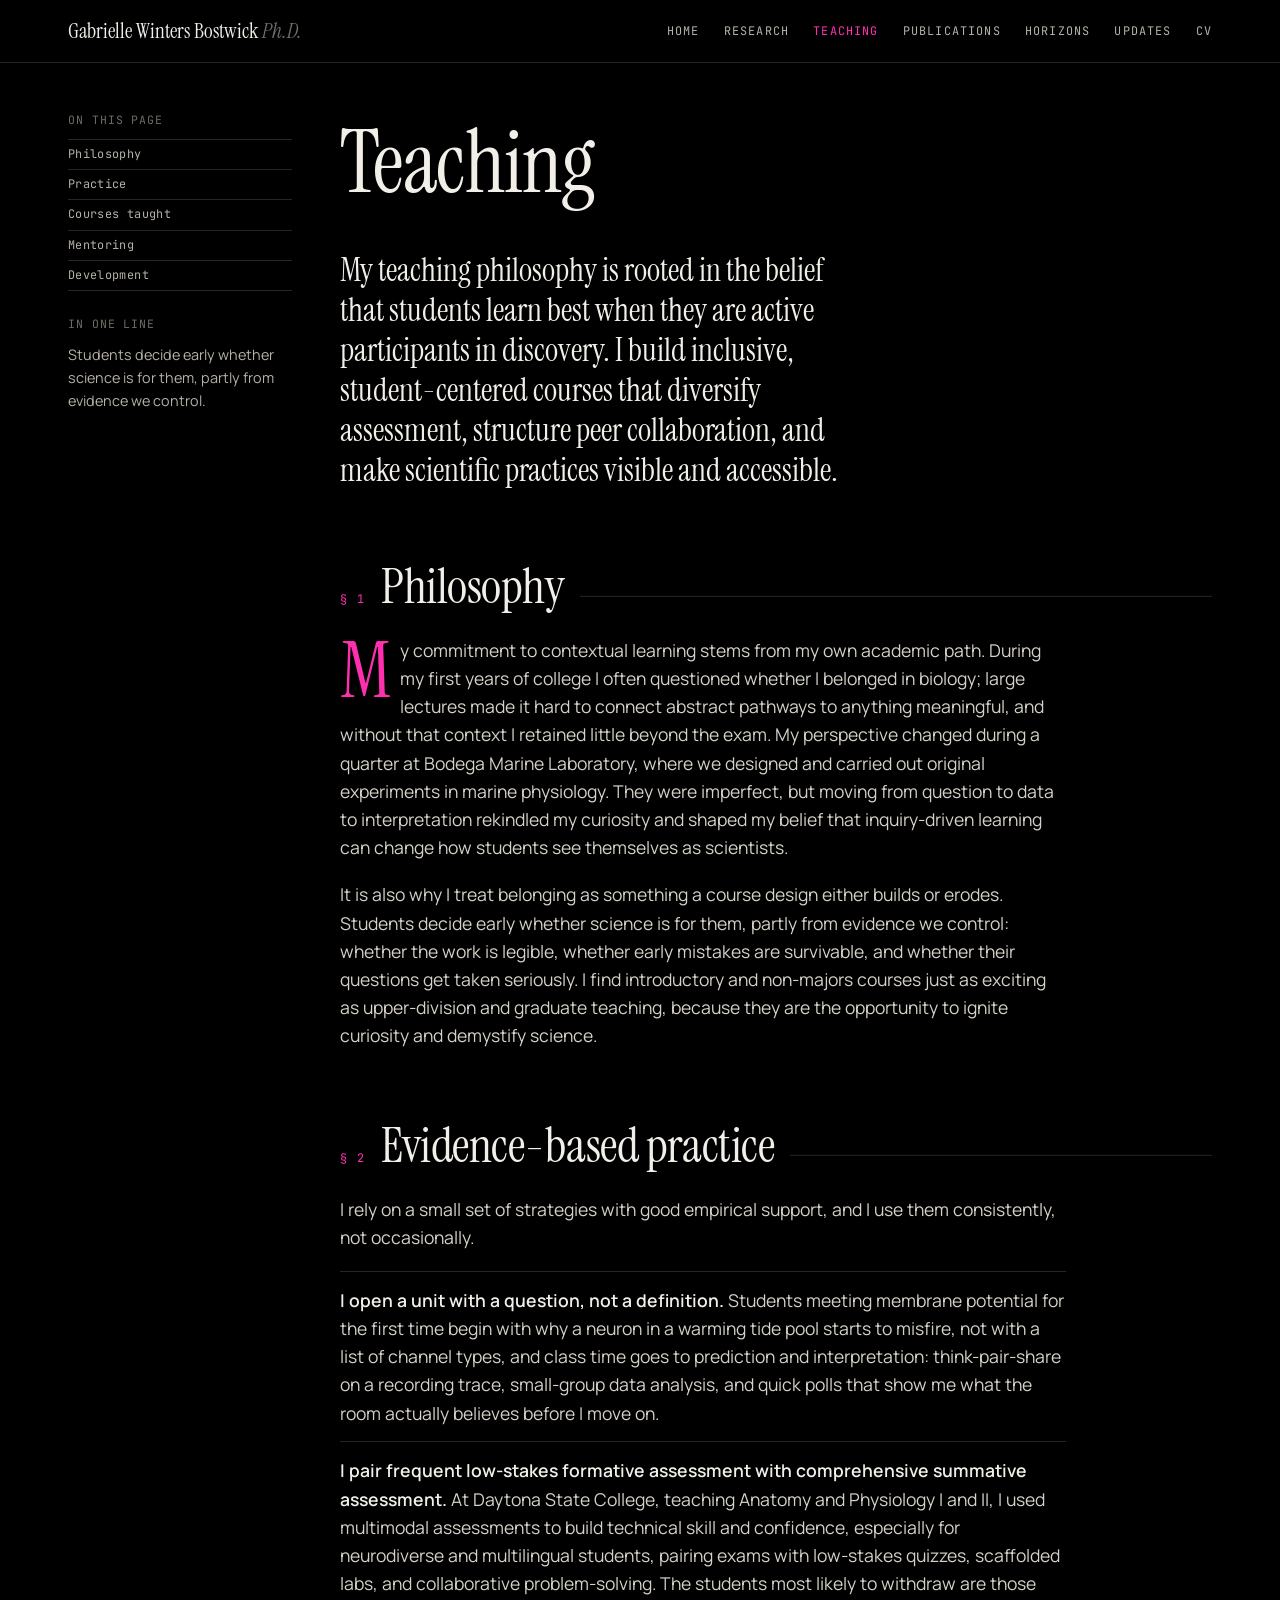
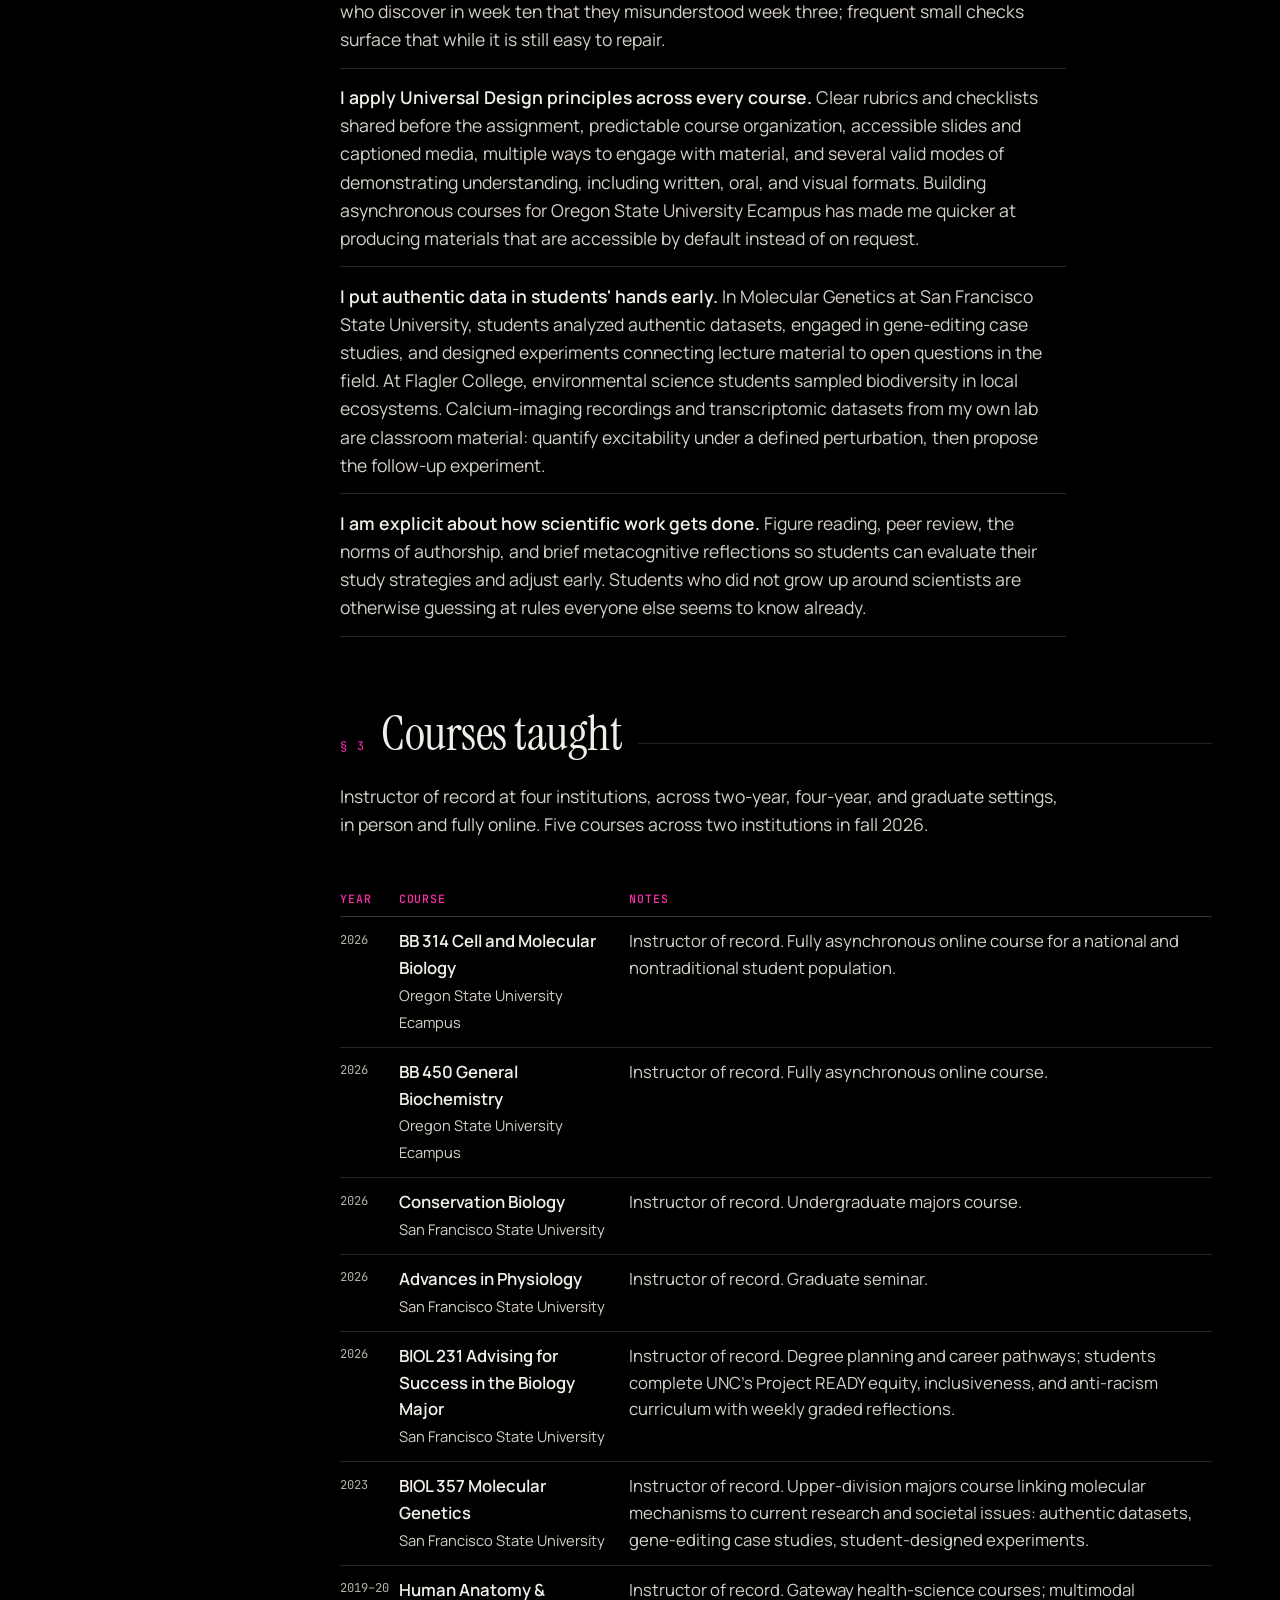
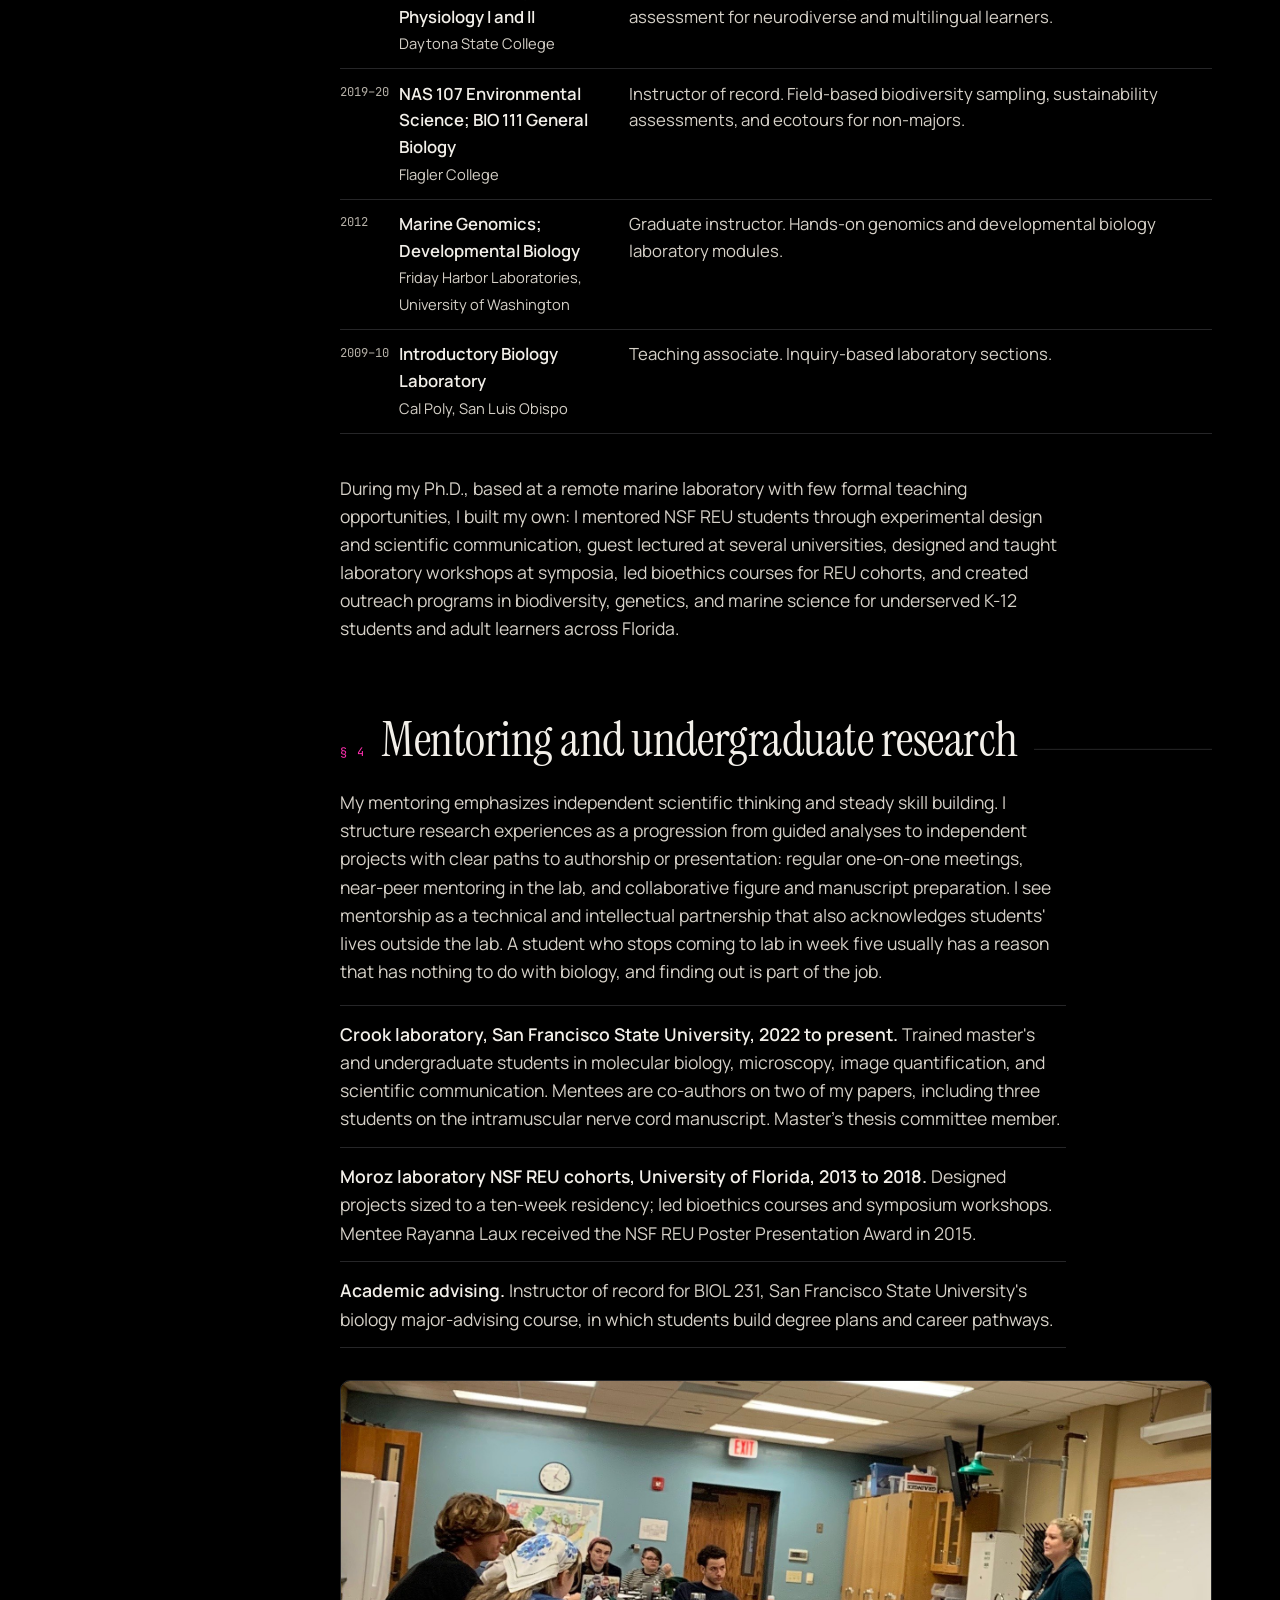
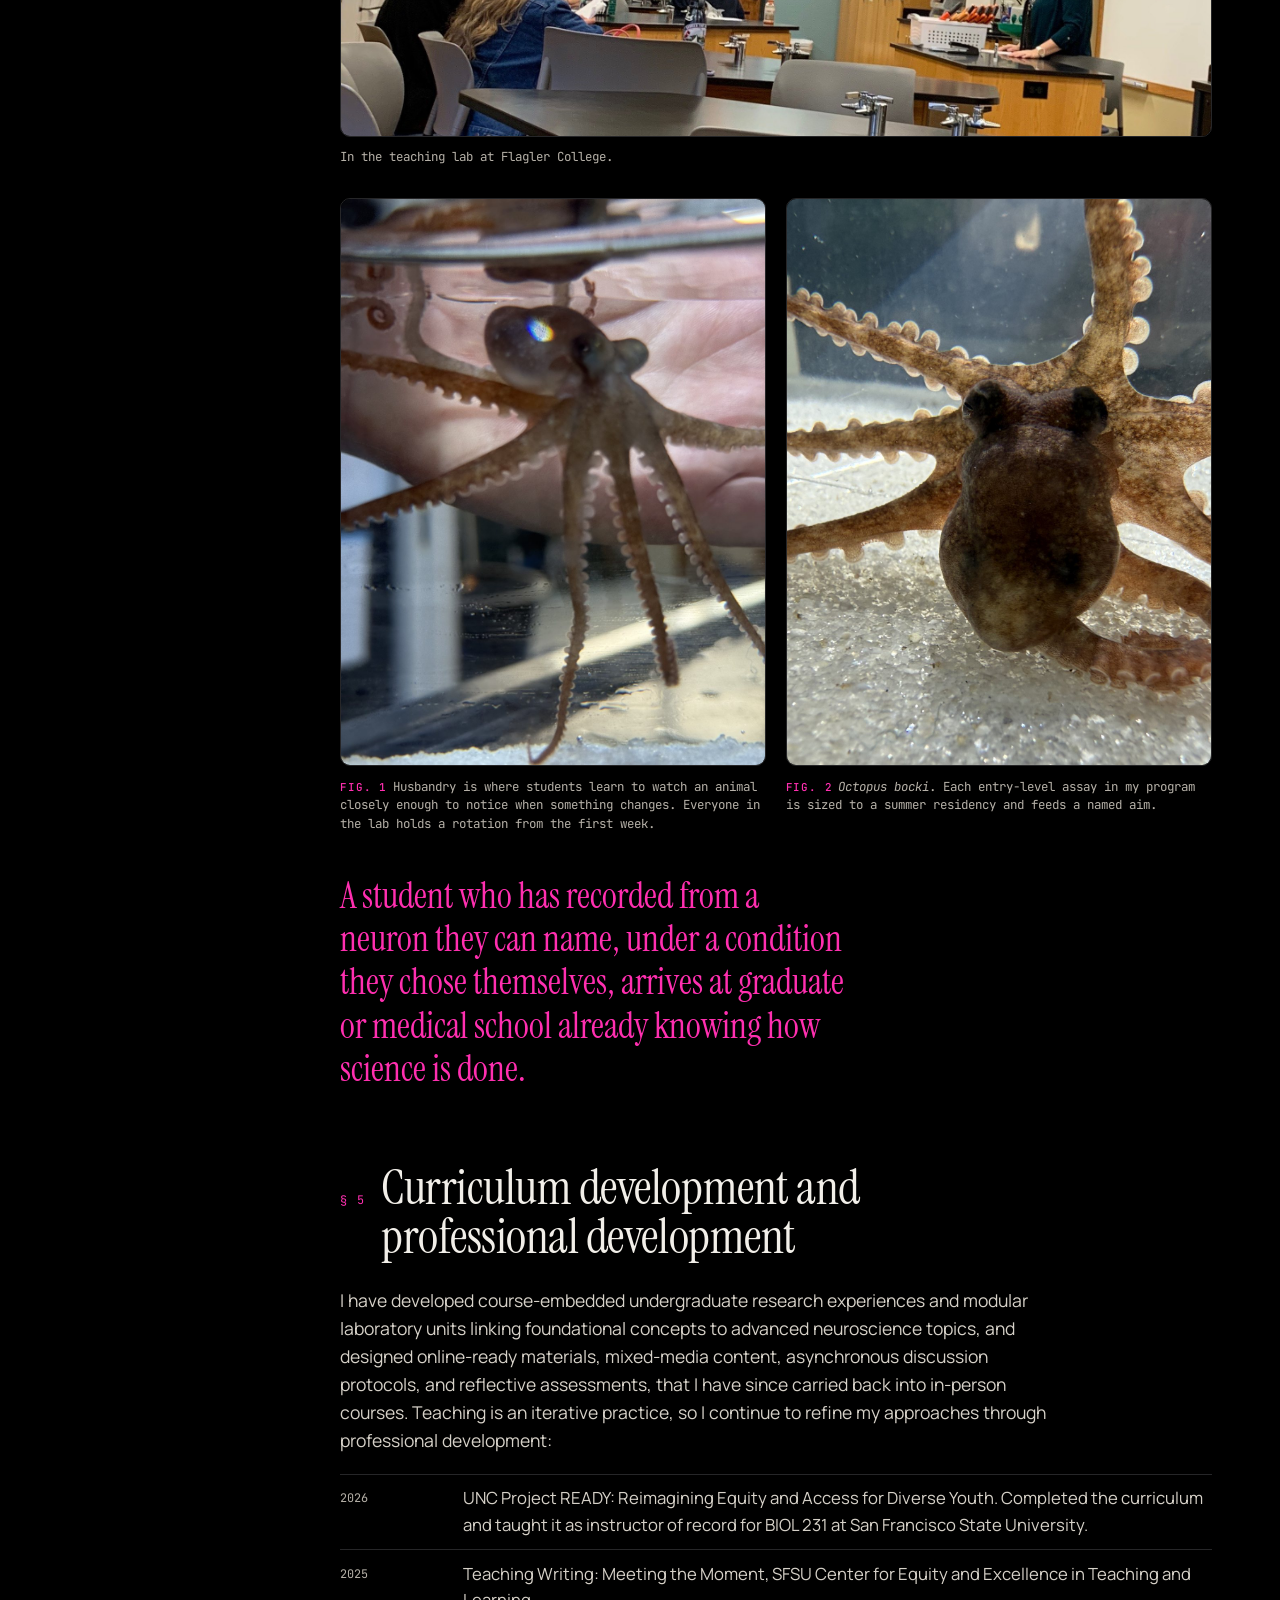
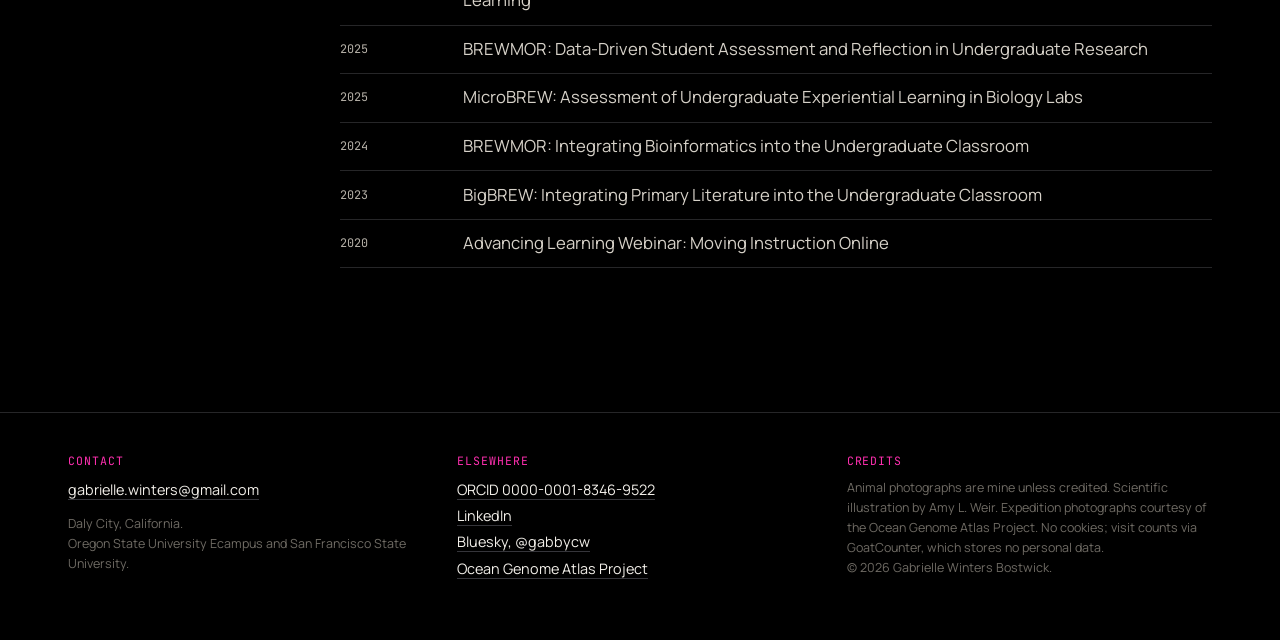
<file: teaching.html>
<!doctype html>
<html lang="en">
<head>
<meta charset="utf-8">
<meta name="viewport" content="width=device-width, initial-scale=1">
<title>Teaching · Gabrielle Winters Bostwick</title>
<meta name="description" content="Teaching philosophy, evidence-based practice, courses taught as instructor of record at four institutions, and mentoring of undergraduate and master's researchers.">
<meta property="og:title" content="Teaching · Gabrielle Winters Bostwick">
<meta property="og:description" content="Teaching philosophy, evidence-based practice, courses taught as instructor of record at four institutions, and mentoring of undergraduate and master's researchers.">
<meta property="og:type" content="website">
<meta property="og:image" content="https://gaberelladeville.github.io/assets/img/bocki-profile-canon.jpg">
<meta property="og:url" content="https://gaberelladeville.github.io/teaching.html">
<link rel="canonical" href="https://gaberelladeville.github.io/teaching.html">
<meta name="author" content="Gabrielle Winters Bostwick">
<meta name="google-site-verification" content="ahnPfRX5Jn-W7XOsYNGcV5ZWpmAwP7vJf-dLgor6X-U" />
<meta name="keywords" content="Gabrielle Winters Bostwick, Gabrielle Winters-Bostwick, Gabrielle Winters, Winters-Bostwick GC, Winters GC, molecular neuroscientist, comparative physiologist, cephalopod neuroscience, evolutionary neuroscience, convergent evolution, environmental physiology, ocean acidification, climate change, octopus arm nervous system, Octopus bocki, Octopus bimaculoides, Euprymna berryi, hybridization chain reaction, calcium imaging, San Francisco State University, Oregon State University, Marine Biological Laboratory, Ocean Genome Atlas Project">
<script type="application/ld+json">
{"@context":"https://schema.org","@type":"Person","name":"Gabrielle Winters Bostwick","alternateName":["Gabrielle Winters-Bostwick","Gabrielle C. Winters-Bostwick","Gabrielle Winters","G. C. Winters"],"honorificSuffix":"Ph.D.","url":"https://gaberelladeville.github.io/","image":"https://gaberelladeville.github.io/assets/img/portrait.jpg","jobTitle":"Molecular neuroscientist and comparative physiologist","email":"mailto:gabrielle.winters@gmail.com","affiliation":[{"@type":"Organization","name":"Oregon State University"},{"@type":"Organization","name":"San Francisco State University"},{"@type":"Organization","name":"Ocean Genome Atlas Project"}],"alumniOf":[{"@type":"Organization","name":"University of Florida"},{"@type":"Organization","name":"California Polytechnic State University, San Luis Obispo"},{"@type":"Organization","name":"University of California, Davis"}],"sameAs":["https://orcid.org/0000-0001-8346-9522","https://www.linkedin.com/in/gabrielle-winters/","https://bsky.app/profile/gabbycw.bsky.social","https://www.researchgate.net/profile/Gabrielle-Winters"],"knowsAbout":["cephalopod neuroscience","octopus arm nervous system","molecular neuroanatomy","calcium imaging","hybridization chain reaction","comparative physiology"]}
</script>
<link rel="icon" href="assets/favicon.svg" type="image/svg+xml">
<link rel="icon" href="assets/favicon-32.png" type="image/png" sizes="32x32">
<link rel="apple-touch-icon" href="assets/apple-touch-icon.png">
<link rel="preconnect" href="https://fonts.googleapis.com">
<link rel="preconnect" href="https://fonts.gstatic.com" crossorigin>
<link rel="stylesheet" href="assets/style.css?v=20261123">
<link rel="alternate" type="application/rss+xml" title="Gabrielle Winters Bostwick — Updates" href="feed.xml">

</head>
<body data-page="teaching">
<header class="site-head">
  <div class="wrap">
    <a class="brand plain" href="index.html">Gabrielle Winters Bostwick <span>Ph.D.</span></a>
    <nav class="site-nav" aria-label="Site"><a href="index.html">Home</a><a href="research.html">Research</a><a href="teaching.html" aria-current="page">Teaching</a><a href="publications.html">Publications</a><a href="horizons.html">Horizons</a><a href="updates.html">Updates</a><a href="cv.html">CV</a></nav>
  </div>
</header>

<main class="wrap">

<div class="page">
  <aside class="margin sticky">
    <span class="label">On this page</span>
    <nav>
      <a href="#philosophy">Philosophy</a>
      <a href="#practice">Practice</a>
      <a href="#courses">Courses taught</a>
      <a href="#mentoring">Mentoring</a>
      <a href="#development">Development</a>
    </nav>
    <p style="margin-top:1.5rem"><span class="label">In one line</span>Students decide early whether science is for them, partly from evidence we control.</p>
  </aside>
  <div class="body">
    <h1 style="margin-top:.5rem">Teaching</h1>
    <p class="lede">My teaching philosophy is rooted in the belief that students learn best when they are active participants in discovery. I build inclusive, student-centered courses that diversify assessment, structure peer collaboration, and make scientific practices visible and accessible.</p>

    <div class="sec" id="philosophy"><span class="n">§ 1</span><h2>Philosophy</h2></div>
    <p class="dropcap">My commitment to contextual learning stems from my own academic path. During my first years of college I often questioned whether I belonged in biology; large lectures made it hard to connect abstract pathways to anything meaningful, and without that context I retained little beyond the exam. My perspective changed during a quarter at Bodega Marine Laboratory, where we designed and carried out original experiments in marine physiology. They were imperfect, but moving from question to data to interpretation rekindled my curiosity and shaped my belief that inquiry-driven learning can change how students see themselves as scientists.</p>
    <p>It is also why I treat belonging as something a course design either builds or erodes. Students decide early whether science is for them, partly from evidence we control: whether the work is legible, whether early mistakes are survivable, and whether their questions get taken seriously. I find introductory and non-majors courses just as exciting as upper-division and graduate teaching, because they are the opportunity to ignite curiosity and demystify science.</p>

    <div class="sec" id="practice"><span class="n">§ 2</span><h2>Evidence-based practice</h2></div>
    <p>I rely on a small set of strategies with good empirical support, and I use them consistently, not occasionally.</p>
    <ul class="ruled">
      <li><b>I open a unit with a question, not a definition.</b> Students meeting membrane potential for the first time begin with why a neuron in a warming tide pool starts to misfire, not with a list of channel types, and class time goes to prediction and interpretation: think-pair-share on a recording trace, small-group data analysis, and quick polls that show me what the room actually believes before I move on.</li>
      <li><b>I pair frequent low-stakes formative assessment with comprehensive summative assessment.</b> At Daytona State College, teaching Anatomy and Physiology I and II, I used multimodal assessments to build technical skill and confidence, especially for neurodiverse and multilingual students, pairing exams with low-stakes quizzes, scaffolded labs, and collaborative problem-solving. The students most likely to withdraw are those who discover in week ten that they misunderstood week three; frequent small checks surface that while it is still easy to repair.</li>
      <li><b>I apply Universal Design principles across every course.</b> Clear rubrics and checklists shared before the assignment, predictable course organization, accessible slides and captioned media, multiple ways to engage with material, and several valid modes of demonstrating understanding, including written, oral, and visual formats. Building asynchronous courses for Oregon State University Ecampus has made me quicker at producing materials that are accessible by default instead of on request.</li>
      <li><b>I put authentic data in students' hands early.</b> In Molecular Genetics at San Francisco State University, students analyzed authentic datasets, engaged in gene-editing case studies, and designed experiments connecting lecture material to open questions in the field. At Flagler College, environmental science students sampled biodiversity in local ecosystems. Calcium-imaging recordings and transcriptomic datasets from my own lab are classroom material: quantify excitability under a defined perturbation, then propose the follow-up experiment.</li>
      <li><b>I am explicit about how scientific work gets done.</b> Figure reading, peer review, the norms of authorship, and brief metacognitive reflections so students can evaluate their study strategies and adjust early. Students who did not grow up around scientists are otherwise guessing at rules everyone else seems to know already.</li>
    </ul>

    <div class="sec" id="courses"><span class="n">§ 3</span><h2>Courses taught</h2></div>
    <p>Instructor of record at four institutions, across two-year, four-year, and graduate settings, in person and fully online. Five courses across two institutions in fall 2026.</p>
    <div class="table-scroll"><table>
      <thead><tr><th>Year</th><th>Course</th><th>Notes</th></tr></thead>
      <tbody><tr><td class="y">2026</td><td><b>BB 314 Cell and Molecular Biology</b><br><span class="small" style="color:var(--ink-soft)">Oregon State University Ecampus</span></td><td>Instructor of record. Fully asynchronous online course for a national and nontraditional student population.</td></tr><tr><td class="y">2026</td><td><b>BB 450 General Biochemistry</b><br><span class="small" style="color:var(--ink-soft)">Oregon State University Ecampus</span></td><td>Instructor of record. Fully asynchronous online course.</td></tr><tr><td class="y">2026</td><td><b>Conservation Biology</b><br><span class="small" style="color:var(--ink-soft)">San Francisco State University</span></td><td>Instructor of record. Undergraduate majors course.</td></tr><tr><td class="y">2026</td><td><b>Advances in Physiology</b><br><span class="small" style="color:var(--ink-soft)">San Francisco State University</span></td><td>Instructor of record. Graduate seminar.</td></tr><tr><td class="y">2026</td><td><b>BIOL 231 Advising for Success in the Biology Major</b><br><span class="small" style="color:var(--ink-soft)">San Francisco State University</span></td><td>Instructor of record. Degree planning and career pathways; students complete UNC's Project READY equity, inclusiveness, and anti-racism curriculum with weekly graded reflections.</td></tr><tr><td class="y">2023</td><td><b>BIOL 357 Molecular Genetics</b><br><span class="small" style="color:var(--ink-soft)">San Francisco State University</span></td><td>Instructor of record. Upper-division majors course linking molecular mechanisms to current research and societal issues: authentic datasets, gene-editing case studies, student-designed experiments.</td></tr><tr><td class="y">2019–20</td><td><b>Human Anatomy &amp; Physiology I and II</b><br><span class="small" style="color:var(--ink-soft)">Daytona State College</span></td><td>Instructor of record. Gateway health-science courses; multimodal assessment for neurodiverse and multilingual learners.</td></tr><tr><td class="y">2019–20</td><td><b>NAS 107 Environmental Science; BIO 111 General Biology</b><br><span class="small" style="color:var(--ink-soft)">Flagler College</span></td><td>Instructor of record. Field-based biodiversity sampling, sustainability assessments, and ecotours for non-majors.</td></tr><tr><td class="y">2012</td><td><b>Marine Genomics; Developmental Biology</b><br><span class="small" style="color:var(--ink-soft)">Friday Harbor Laboratories, University of Washington</span></td><td>Graduate instructor. Hands-on genomics and developmental biology laboratory modules.</td></tr><tr><td class="y">2009–10</td><td><b>Introductory Biology Laboratory</b><br><span class="small" style="color:var(--ink-soft)">Cal Poly, San Luis Obispo</span></td><td>Teaching associate. Inquiry-based laboratory sections.</td></tr></tbody>
    </table></div>
    <p>During my Ph.D., based at a remote marine laboratory with few formal teaching opportunities, I built my own: I mentored NSF REU students through experimental design and scientific communication, guest lectured at several universities, designed and taught laboratory workshops at symposia, led bioethics courses for REU cohorts, and created outreach programs in biodiversity, genetics, and marine science for underserved K-12 students and adult learners across Florida.</p>

    <div class="sec" id="mentoring"><span class="n">§ 4</span><h2>Mentoring and undergraduate research</h2></div>
    <p>My mentoring emphasizes independent scientific thinking and steady skill building. I structure research experiences as a progression from guided analyses to independent projects with clear paths to authorship or presentation: regular one-on-one meetings, near-peer mentoring in the lab, and collaborative figure and manuscript preparation. I see mentorship as a technical and intellectual partnership that also acknowledges students' lives outside the lab. A student who stops coming to lab in week five usually has a reason that has nothing to do with biology, and finding out is part of the job.</p>
    <ul class="ruled">
      <li><b>Crook laboratory, San Francisco State University, 2022 to present.</b> Trained master's and undergraduate students in molecular biology, microscopy, image quantification, and scientific communication. Mentees are co-authors on two of my papers, including three students on the intramuscular nerve cord manuscript. Master's thesis committee member.</li>
      <li><b>Moroz laboratory NSF REU cohorts, University of Florida, 2013 to 2018.</b> Designed projects sized to a ten-week residency; led bioethics courses and symposium workshops. Mentee Rayanna Laux received the NSF REU Poster Presentation Award in 2015.</li>
      <li><b>Academic advising.</b> Instructor of record for BIOL 231, San Francisco State University's biology major-advising course, in which students build degree plans and career pathways.</li>
    </ul>
    <figure class="photo"><img src="assets/img/gwb-classroom-wide.jpg" alt="A teaching lab seen from the back: students at benches and Gabrielle at the front by the whiteboard"><figcaption class="caption">In the teaching lab at Flagler College.</figcaption></figure>
    <div class="pair">
      <figure class="photo"><img src="assets/img/bocki-inhand.jpg" alt="A small octopus resting in an open hand above its tank"><figcaption class="caption"><b>Fig. 1</b>Husbandry is where students learn to watch an animal closely enough to notice when something changes. Everyone in the lab holds a rotation from the first week.</figcaption></figure>
      <figure class="photo"><img src="assets/img/bocki-eyes.jpg" alt="Close view of an octopus's mantle and eyes, arms radiating outward"><figcaption class="caption"><b>Fig. 2</b><span class="sp">Octopus bocki</span>. Each entry-level assay in my program is sized to a summer residency and feeds a named aim.</figcaption></figure>
    </div>
    <p class="pull">A student who has recorded from a neuron they can name, under a condition they chose themselves, arrives at graduate or medical school already knowing how science is done.</p>

    <div class="sec" id="development"><span class="n">§ 5</span><h2>Curriculum development and professional development</h2></div>
    <p>I have developed course-embedded undergraduate research experiences and modular laboratory units linking foundational concepts to advanced neuroscience topics, and designed online-ready materials, mixed-media content, asynchronous discussion protocols, and reflective assessments, that I have since carried back into in-person courses. Teaching is an iterative practice, so I continue to refine my approaches through professional development:</p>
    <ul class="recent"><li><span class="y">2026</span><span>UNC Project READY: Reimagining Equity and Access for Diverse Youth. Completed the curriculum and taught it as instructor of record for BIOL 231 at San Francisco State University.</span></li><li><span class="y">2025</span><span>Teaching Writing: Meeting the Moment, SFSU Center for Equity and Excellence in Teaching and Learning</span></li><li><span class="y">2025</span><span>BREWMOR: Data-Driven Student Assessment and Reflection in Undergraduate Research</span></li><li><span class="y">2025</span><span>MicroBREW: Assessment of Undergraduate Experiential Learning in Biology Labs</span></li><li><span class="y">2024</span><span>BREWMOR: Integrating Bioinformatics into the Undergraduate Classroom</span></li><li><span class="y">2023</span><span>BigBREW: Integrating Primary Literature into the Undergraduate Classroom</span></li><li><span class="y">2020</span><span>Advancing Learning Webinar: Moving Instruction Online</span></li></ul>
  </div>
</div>

</main>

<footer class="site-foot">
  <div class="wrap">
    <div>
      <span class="label">Contact</span>
      <a href="mailto:gabrielle.winters@gmail.com">gabrielle.winters@gmail.com</a>
      <p class="colophon" style="margin-top:.8rem">Daly City, California.<br>Oregon State University Ecampus and San Francisco State University.</p>
    </div>
    <div>
      <span class="label">Elsewhere</span>
      <ul>
        <li><a href="https://orcid.org/0000-0001-8346-9522" rel="me">ORCID 0000-0001-8346-9522</a></li>
        <li><a href="https://www.linkedin.com/in/gabrielle-winters/" rel="me">LinkedIn</a></li>
        <li><a href="https://bsky.app/profile/gabbycw.bsky.social" rel="me">Bluesky, @gabbycw</a></li>
        <li><a href="https://www.ogapvoyage.org/">Ocean Genome Atlas Project</a></li>
      </ul>
    </div>
    <div>
      <span class="label">Credits</span>
      <p class="colophon">Animal photographs are mine unless credited. Scientific illustration by Amy L. Weir. Expedition photographs courtesy of the Ocean Genome Atlas Project. No cookies; visit counts via GoatCounter, which stores no personal data.<br>&copy; <span data-year>2026</span> Gabrielle Winters Bostwick.</p>
    </div>
  </div>
</footer>
<script src="assets/site.js"></script>
<script data-goatcounter="https://gwb.goatcounter.com/count" async src="https://gc.zgo.at/count.js"></script>
</body>
</html>
</file>
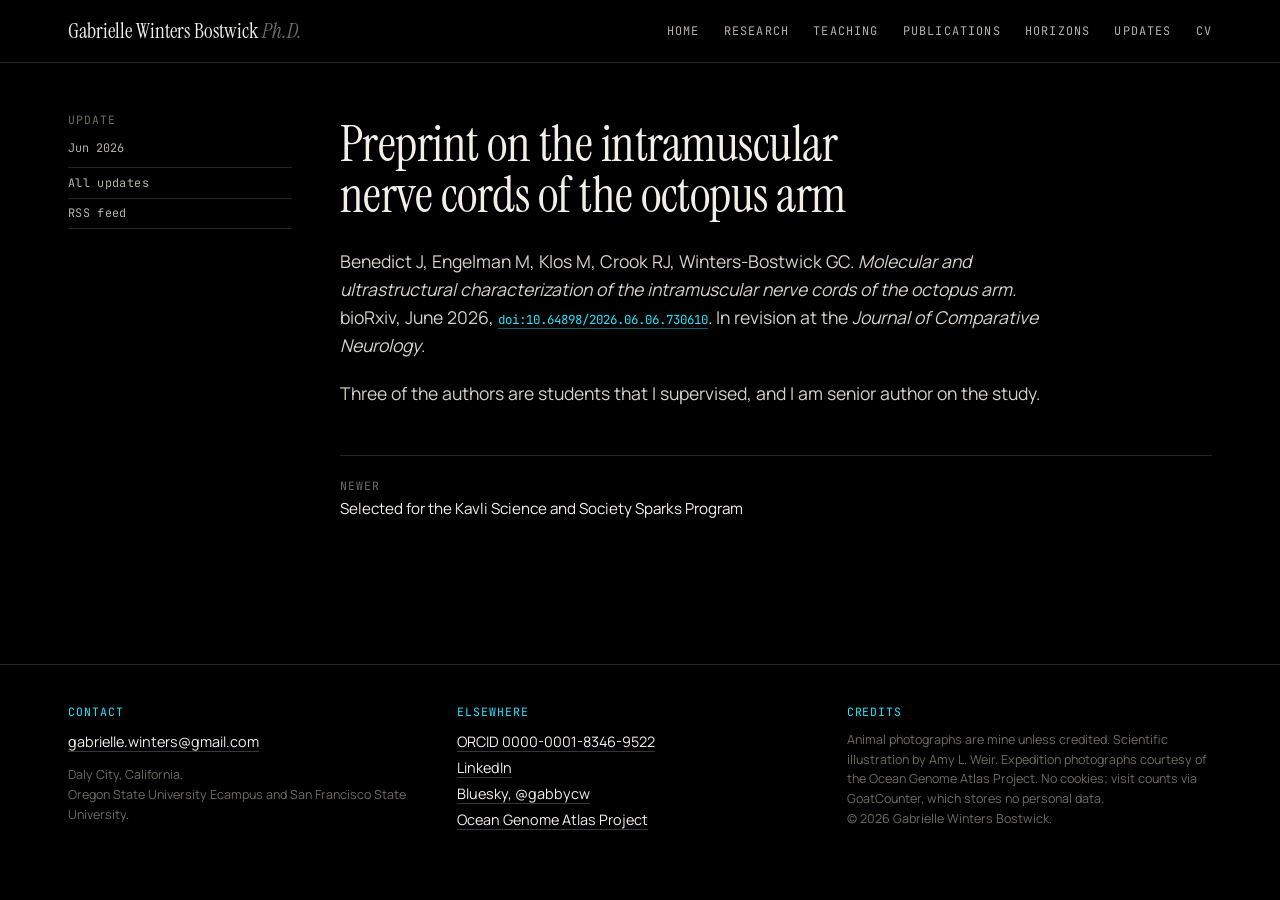
<file: updates-intramuscular-nerve-cords-preprint.html>
<!doctype html>
<html lang="en">
<head>
<meta charset="utf-8">
<meta name="viewport" content="width=device-width, initial-scale=1">
<title>Preprint on the intramuscular nerve cords of the octopus arm · Updates · Gabrielle Winters Bostwick</title>
<meta name="description" content="Preprint with three student co-authors on the intramuscular nerve cords of the octopus arm; in revision at the Journal of Comparative Neurology.">
<meta property="og:title" content="Preprint on the intramuscular nerve cords of the octopus arm · Updates · Gabrielle Winters Bostwick">
<meta property="og:description" content="Preprint with three student co-authors on the intramuscular nerve cords of the octopus arm; in revision at the Journal of Comparative Neurology.">
<meta property="og:type" content="website">
<meta property="og:image" content="https://gaberelladeville.github.io/assets/img/bocki-profile-canon.jpg">
<meta property="og:url" content="https://gaberelladeville.github.io/updates-intramuscular-nerve-cords-preprint.html">
<link rel="canonical" href="https://gaberelladeville.github.io/updates-intramuscular-nerve-cords-preprint.html">
<meta name="author" content="Gabrielle Winters Bostwick">
<meta name="google-site-verification" content="ahnPfRX5Jn-W7XOsYNGcV5ZWpmAwP7vJf-dLgor6X-U" />
<meta name="keywords" content="Gabrielle Winters Bostwick, Gabrielle Winters-Bostwick, Gabrielle Winters, Winters-Bostwick GC, Winters GC, molecular neuroscientist, comparative physiologist, cephalopod neuroscience, evolutionary neuroscience, convergent evolution, environmental physiology, ocean acidification, climate change, octopus arm nervous system, Octopus bocki, Octopus bimaculoides, Euprymna berryi, hybridization chain reaction, calcium imaging, San Francisco State University, Oregon State University, Marine Biological Laboratory, Ocean Genome Atlas Project">
<script type="application/ld+json">
{"@context":"https://schema.org","@type":"Person","name":"Gabrielle Winters Bostwick","alternateName":["Gabrielle Winters-Bostwick","Gabrielle C. Winters-Bostwick","Gabrielle Winters","G. C. Winters"],"honorificSuffix":"Ph.D.","url":"https://gaberelladeville.github.io/","image":"https://gaberelladeville.github.io/assets/img/portrait.jpg","jobTitle":"Molecular neuroscientist and comparative physiologist","email":"mailto:gabrielle.winters@gmail.com","affiliation":[{"@type":"Organization","name":"Oregon State University"},{"@type":"Organization","name":"San Francisco State University"},{"@type":"Organization","name":"Ocean Genome Atlas Project"}],"alumniOf":[{"@type":"Organization","name":"University of Florida"},{"@type":"Organization","name":"California Polytechnic State University, San Luis Obispo"},{"@type":"Organization","name":"University of California, Davis"}],"sameAs":["https://orcid.org/0000-0001-8346-9522","https://www.linkedin.com/in/gabrielle-winters/","https://bsky.app/profile/gabbycw.bsky.social","https://www.researchgate.net/profile/Gabrielle-Winters"],"knowsAbout":["cephalopod neuroscience","octopus arm nervous system","molecular neuroanatomy","calcium imaging","hybridization chain reaction","comparative physiology"]}
</script>
<link rel="icon" href="assets/favicon.svg" type="image/svg+xml">
<link rel="icon" href="assets/favicon-32.png" type="image/png" sizes="32x32">
<link rel="apple-touch-icon" href="assets/apple-touch-icon.png">
<link rel="preconnect" href="https://fonts.googleapis.com">
<link rel="preconnect" href="https://fonts.gstatic.com" crossorigin>
<link rel="stylesheet" href="assets/style.css?v=20261123">
<link rel="alternate" type="application/rss+xml" title="Gabrielle Winters Bostwick — Updates" href="feed.xml">

</head>
<body data-page="updates-intramuscular-nerve-cords-preprint">
<header class="site-head">
  <div class="wrap">
    <a class="brand plain" href="index.html">Gabrielle Winters Bostwick <span>Ph.D.</span></a>
    <nav class="site-nav" aria-label="Site"><a href="index.html">Home</a><a href="research.html">Research</a><a href="teaching.html">Teaching</a><a href="publications.html">Publications</a><a href="horizons.html">Horizons</a><a href="updates.html">Updates</a><a href="cv.html">CV</a></nav>
  </div>
</header>

<main class="wrap">

<div class="page">
  <aside class="margin sticky">
    <span class="label">Update</span>
    <p class="when">Jun 2026</p>
    <nav>
      <a href="updates.html">All updates</a>
      <a href="feed.xml">RSS feed</a>
    </nav>
  </aside>
  <article class="body post">
    <h1 style="margin-top:.5rem">Preprint on the intramuscular nerve cords of the octopus arm</h1>
    <p>Benedict J, Engelman M, Klos M, Crook RJ, Winters-Bostwick GC. <em>Molecular and ultrastructural characterization of the intramuscular nerve cords of the octopus arm.</em> bioRxiv, June 2026, <a class="doi" href="https://doi.org/10.64898/2026.06.06.730610">doi:10.64898/2026.06.06.730610</a>. In revision at the <em>Journal of Comparative Neurology</em>.</p>
    <p>Three of the authors are students that I supervised, and I am senior author on the study.</p>
    <nav class="post-nav" aria-label="Other updates"><a class="n" href="updates-kavli-science-and-society-sparks.html"><span class="label">Newer</span>Selected for the Kavli Science and Society Sparks Program</a></nav>
  </article>
</div>

</main>

<footer class="site-foot">
  <div class="wrap">
    <div>
      <span class="label">Contact</span>
      <a href="mailto:gabrielle.winters@gmail.com">gabrielle.winters@gmail.com</a>
      <p class="colophon" style="margin-top:.8rem">Daly City, California.<br>Oregon State University Ecampus and San Francisco State University.</p>
    </div>
    <div>
      <span class="label">Elsewhere</span>
      <ul>
        <li><a href="https://orcid.org/0000-0001-8346-9522" rel="me">ORCID 0000-0001-8346-9522</a></li>
        <li><a href="https://www.linkedin.com/in/gabrielle-winters/" rel="me">LinkedIn</a></li>
        <li><a href="https://bsky.app/profile/gabbycw.bsky.social" rel="me">Bluesky, @gabbycw</a></li>
        <li><a href="https://www.ogapvoyage.org/">Ocean Genome Atlas Project</a></li>
      </ul>
    </div>
    <div>
      <span class="label">Credits</span>
      <p class="colophon">Animal photographs are mine unless credited. Scientific illustration by Amy L. Weir. Expedition photographs courtesy of the Ocean Genome Atlas Project. No cookies; visit counts via GoatCounter, which stores no personal data.<br>&copy; <span data-year>2026</span> Gabrielle Winters Bostwick.</p>
    </div>
  </div>
</footer>
<script src="assets/site.js"></script>
<script data-goatcounter="https://gwb.goatcounter.com/count" async src="https://gc.zgo.at/count.js"></script>
</body>
</html>
</file>
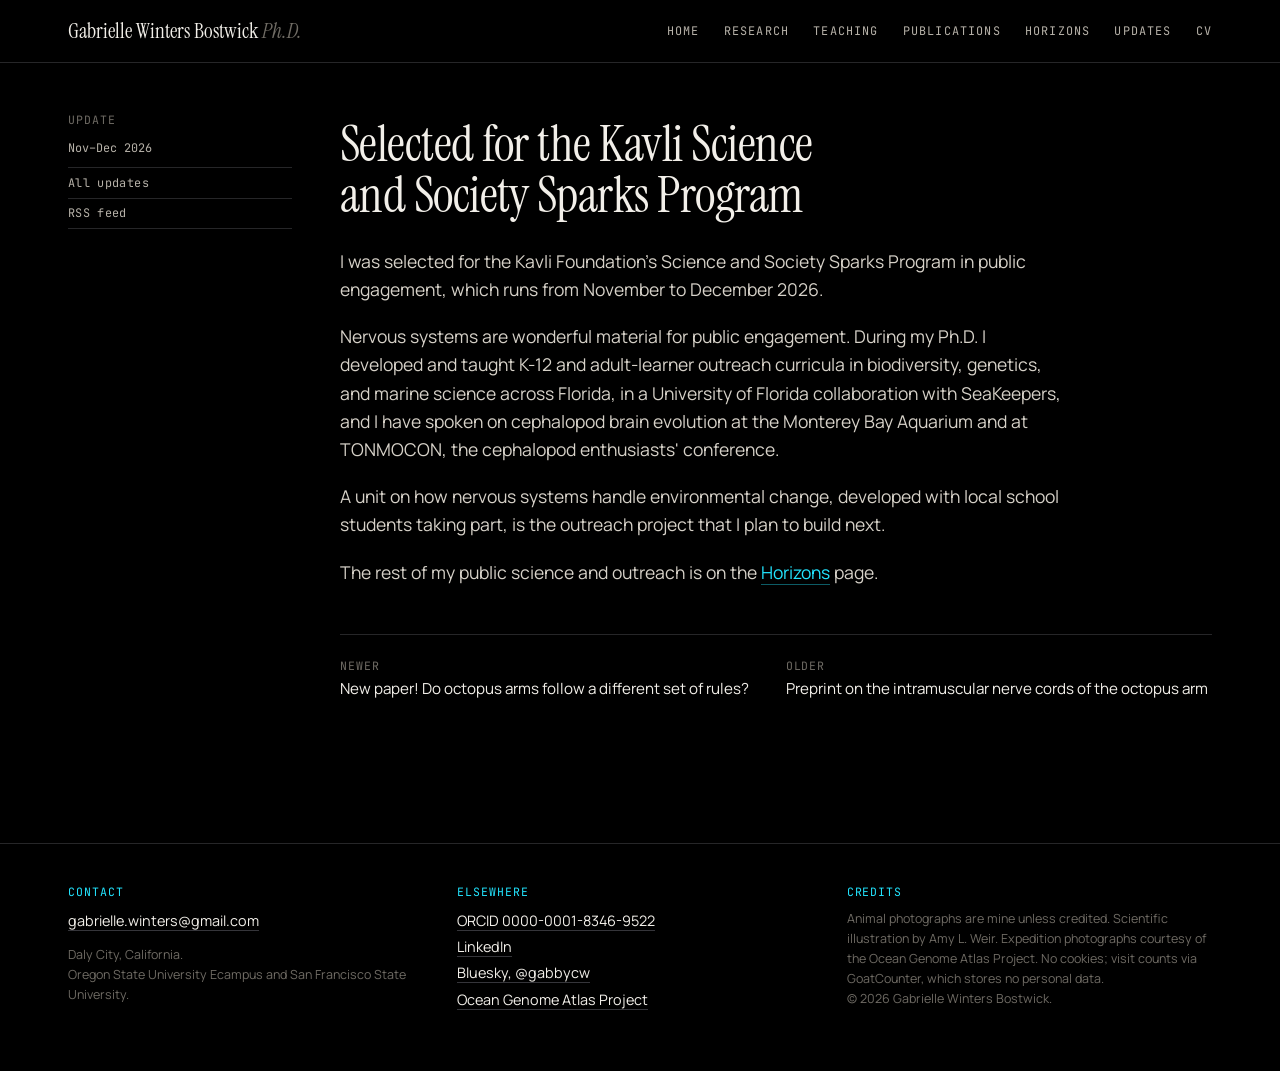
<file: updates-kavli-science-and-society-sparks.html>
<!doctype html>
<html lang="en">
<head>
<meta charset="utf-8">
<meta name="viewport" content="width=device-width, initial-scale=1">
<title>Selected for the Kavli Science and Society Sparks Program · Updates · Gabrielle Winters Bostwick</title>
<meta name="description" content="Selected for the Kavli Foundation's Science and Society Sparks Program in public engagement.">
<meta property="og:title" content="Selected for the Kavli Science and Society Sparks Program · Updates · Gabrielle Winters Bostwick">
<meta property="og:description" content="Selected for the Kavli Foundation's Science and Society Sparks Program in public engagement.">
<meta property="og:type" content="website">
<meta property="og:image" content="https://gaberelladeville.github.io/assets/img/bocki-profile-canon.jpg">
<meta property="og:url" content="https://gaberelladeville.github.io/updates-kavli-science-and-society-sparks.html">
<link rel="canonical" href="https://gaberelladeville.github.io/updates-kavli-science-and-society-sparks.html">
<meta name="author" content="Gabrielle Winters Bostwick">
<meta name="google-site-verification" content="ahnPfRX5Jn-W7XOsYNGcV5ZWpmAwP7vJf-dLgor6X-U" />
<meta name="keywords" content="Gabrielle Winters Bostwick, Gabrielle Winters-Bostwick, Gabrielle Winters, Winters-Bostwick GC, Winters GC, molecular neuroscientist, comparative physiologist, cephalopod neuroscience, evolutionary neuroscience, convergent evolution, environmental physiology, ocean acidification, climate change, octopus arm nervous system, Octopus bocki, Octopus bimaculoides, Euprymna berryi, hybridization chain reaction, calcium imaging, San Francisco State University, Oregon State University, Marine Biological Laboratory, Ocean Genome Atlas Project">
<script type="application/ld+json">
{"@context":"https://schema.org","@type":"Person","name":"Gabrielle Winters Bostwick","alternateName":["Gabrielle Winters-Bostwick","Gabrielle C. Winters-Bostwick","Gabrielle Winters","G. C. Winters"],"honorificSuffix":"Ph.D.","url":"https://gaberelladeville.github.io/","image":"https://gaberelladeville.github.io/assets/img/portrait.jpg","jobTitle":"Molecular neuroscientist and comparative physiologist","email":"mailto:gabrielle.winters@gmail.com","affiliation":[{"@type":"Organization","name":"Oregon State University"},{"@type":"Organization","name":"San Francisco State University"},{"@type":"Organization","name":"Ocean Genome Atlas Project"}],"alumniOf":[{"@type":"Organization","name":"University of Florida"},{"@type":"Organization","name":"California Polytechnic State University, San Luis Obispo"},{"@type":"Organization","name":"University of California, Davis"}],"sameAs":["https://orcid.org/0000-0001-8346-9522","https://www.linkedin.com/in/gabrielle-winters/","https://bsky.app/profile/gabbycw.bsky.social","https://www.researchgate.net/profile/Gabrielle-Winters"],"knowsAbout":["cephalopod neuroscience","octopus arm nervous system","molecular neuroanatomy","calcium imaging","hybridization chain reaction","comparative physiology"]}
</script>
<link rel="icon" href="assets/favicon.svg" type="image/svg+xml">
<link rel="icon" href="assets/favicon-32.png" type="image/png" sizes="32x32">
<link rel="apple-touch-icon" href="assets/apple-touch-icon.png">
<link rel="preconnect" href="https://fonts.googleapis.com">
<link rel="preconnect" href="https://fonts.gstatic.com" crossorigin>
<link rel="stylesheet" href="assets/style.css?v=20261123">
<link rel="alternate" type="application/rss+xml" title="Gabrielle Winters Bostwick — Updates" href="feed.xml">

</head>
<body data-page="updates-kavli-science-and-society-sparks">
<header class="site-head">
  <div class="wrap">
    <a class="brand plain" href="index.html">Gabrielle Winters Bostwick <span>Ph.D.</span></a>
    <nav class="site-nav" aria-label="Site"><a href="index.html">Home</a><a href="research.html">Research</a><a href="teaching.html">Teaching</a><a href="publications.html">Publications</a><a href="horizons.html">Horizons</a><a href="updates.html">Updates</a><a href="cv.html">CV</a></nav>
  </div>
</header>

<main class="wrap">

<div class="page">
  <aside class="margin sticky">
    <span class="label">Update</span>
    <p class="when">Nov–Dec 2026</p>
    <nav>
      <a href="updates.html">All updates</a>
      <a href="feed.xml">RSS feed</a>
    </nav>
  </aside>
  <article class="body post">
    <h1 style="margin-top:.5rem">Selected for the Kavli Science and Society Sparks Program</h1>
    <p>I was selected for the Kavli Foundation's Science and Society Sparks Program in public engagement, which runs from November to December 2026.</p>
    <p>Nervous systems are wonderful material for public engagement. During my Ph.D. I developed and taught K-12 and adult-learner outreach curricula in biodiversity, genetics, and marine science across Florida, in a University of Florida collaboration with SeaKeepers, and I have spoken on cephalopod brain evolution at the Monterey Bay Aquarium and at TONMOCON, the cephalopod enthusiasts' conference.</p>
    <p>A unit on how nervous systems handle environmental change, developed with local school students taking part, is the outreach project that I plan to build next.</p>
    <p>The rest of my public science and outreach is on the <a href="horizons.html">Horizons</a> page.</p>
    <nav class="post-nav" aria-label="Other updates"><a class="n" href="updates-octopus-arms-different-rules.html"><span class="label">Newer</span>New paper! Do octopus arms follow a different set of rules?</a><a class="o" href="updates-intramuscular-nerve-cords-preprint.html"><span class="label">Older</span>Preprint on the intramuscular nerve cords of the octopus arm</a></nav>
  </article>
</div>

</main>

<footer class="site-foot">
  <div class="wrap">
    <div>
      <span class="label">Contact</span>
      <a href="mailto:gabrielle.winters@gmail.com">gabrielle.winters@gmail.com</a>
      <p class="colophon" style="margin-top:.8rem">Daly City, California.<br>Oregon State University Ecampus and San Francisco State University.</p>
    </div>
    <div>
      <span class="label">Elsewhere</span>
      <ul>
        <li><a href="https://orcid.org/0000-0001-8346-9522" rel="me">ORCID 0000-0001-8346-9522</a></li>
        <li><a href="https://www.linkedin.com/in/gabrielle-winters/" rel="me">LinkedIn</a></li>
        <li><a href="https://bsky.app/profile/gabbycw.bsky.social" rel="me">Bluesky, @gabbycw</a></li>
        <li><a href="https://www.ogapvoyage.org/">Ocean Genome Atlas Project</a></li>
      </ul>
    </div>
    <div>
      <span class="label">Credits</span>
      <p class="colophon">Animal photographs are mine unless credited. Scientific illustration by Amy L. Weir. Expedition photographs courtesy of the Ocean Genome Atlas Project. No cookies; visit counts via GoatCounter, which stores no personal data.<br>&copy; <span data-year>2026</span> Gabrielle Winters Bostwick.</p>
    </div>
  </div>
</footer>
<script src="assets/site.js"></script>
<script data-goatcounter="https://gwb.goatcounter.com/count" async src="https://gc.zgo.at/count.js"></script>
</body>
</html>
</file>
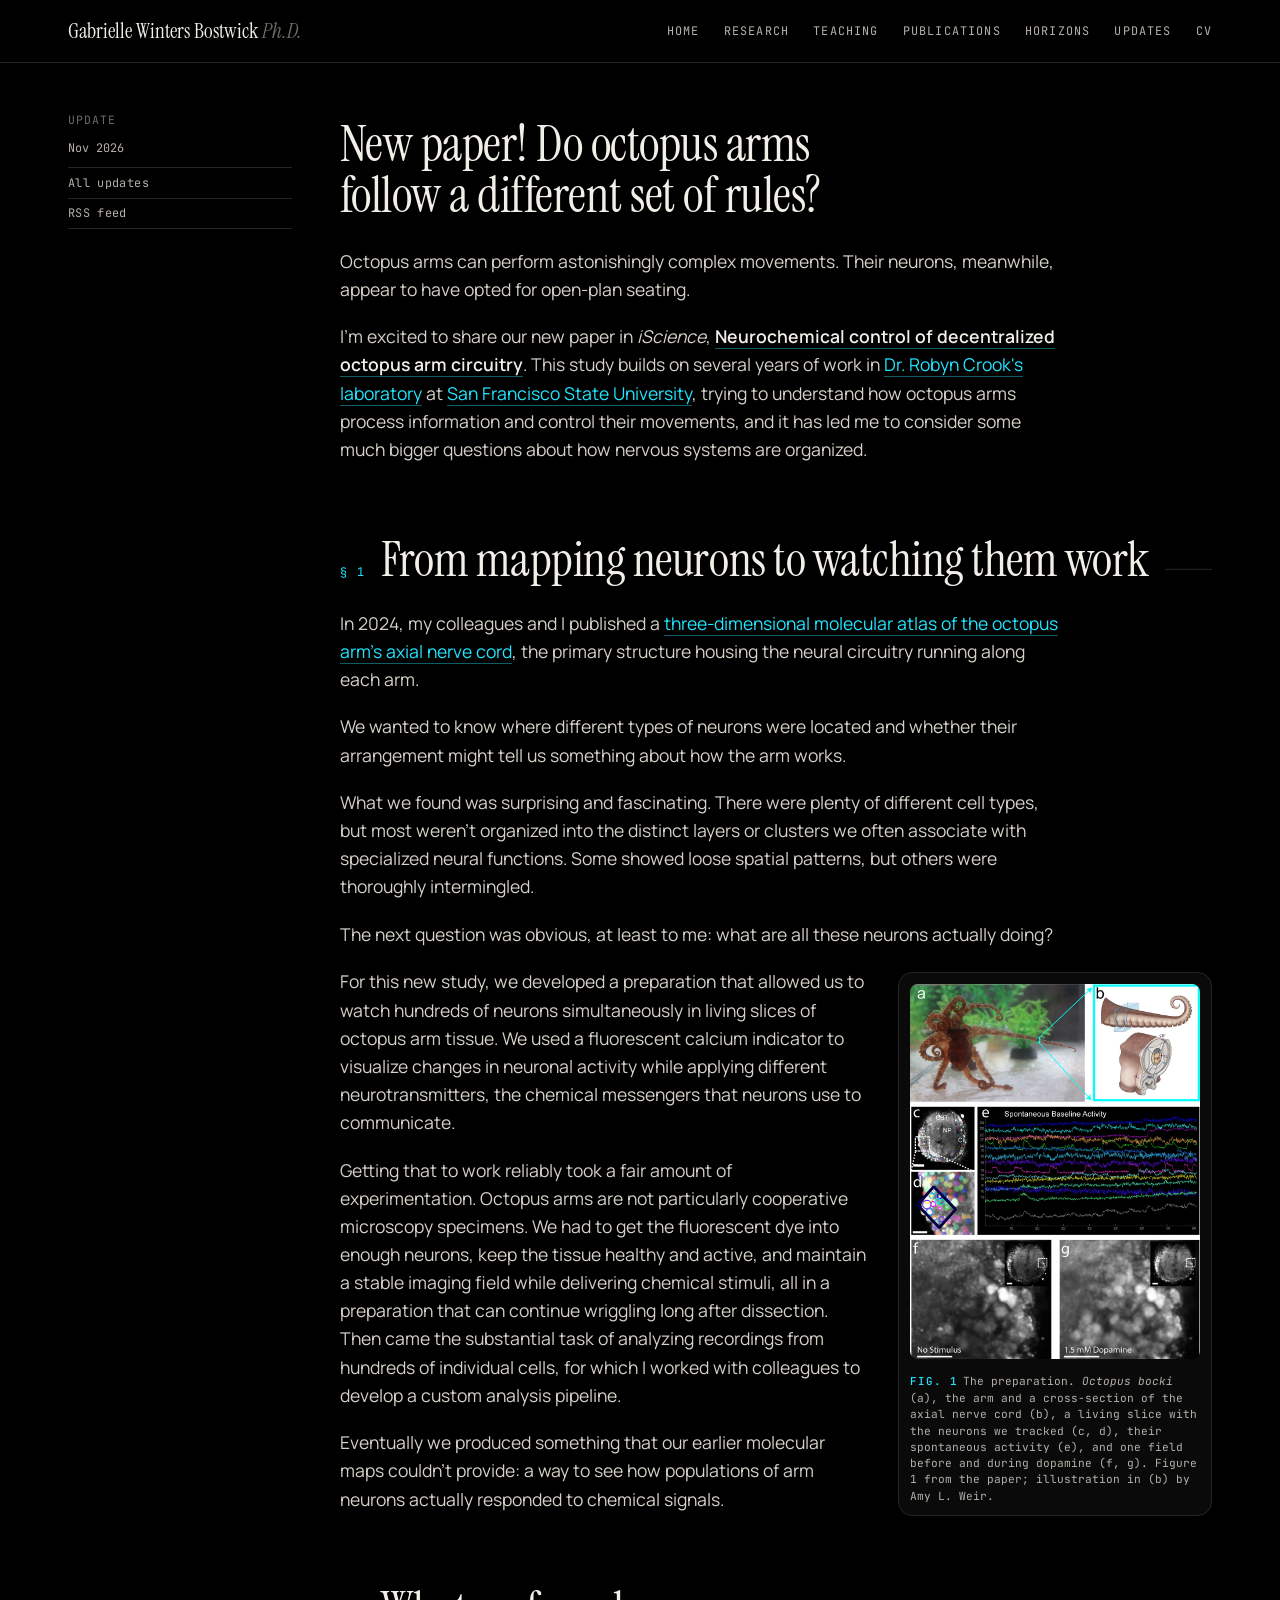
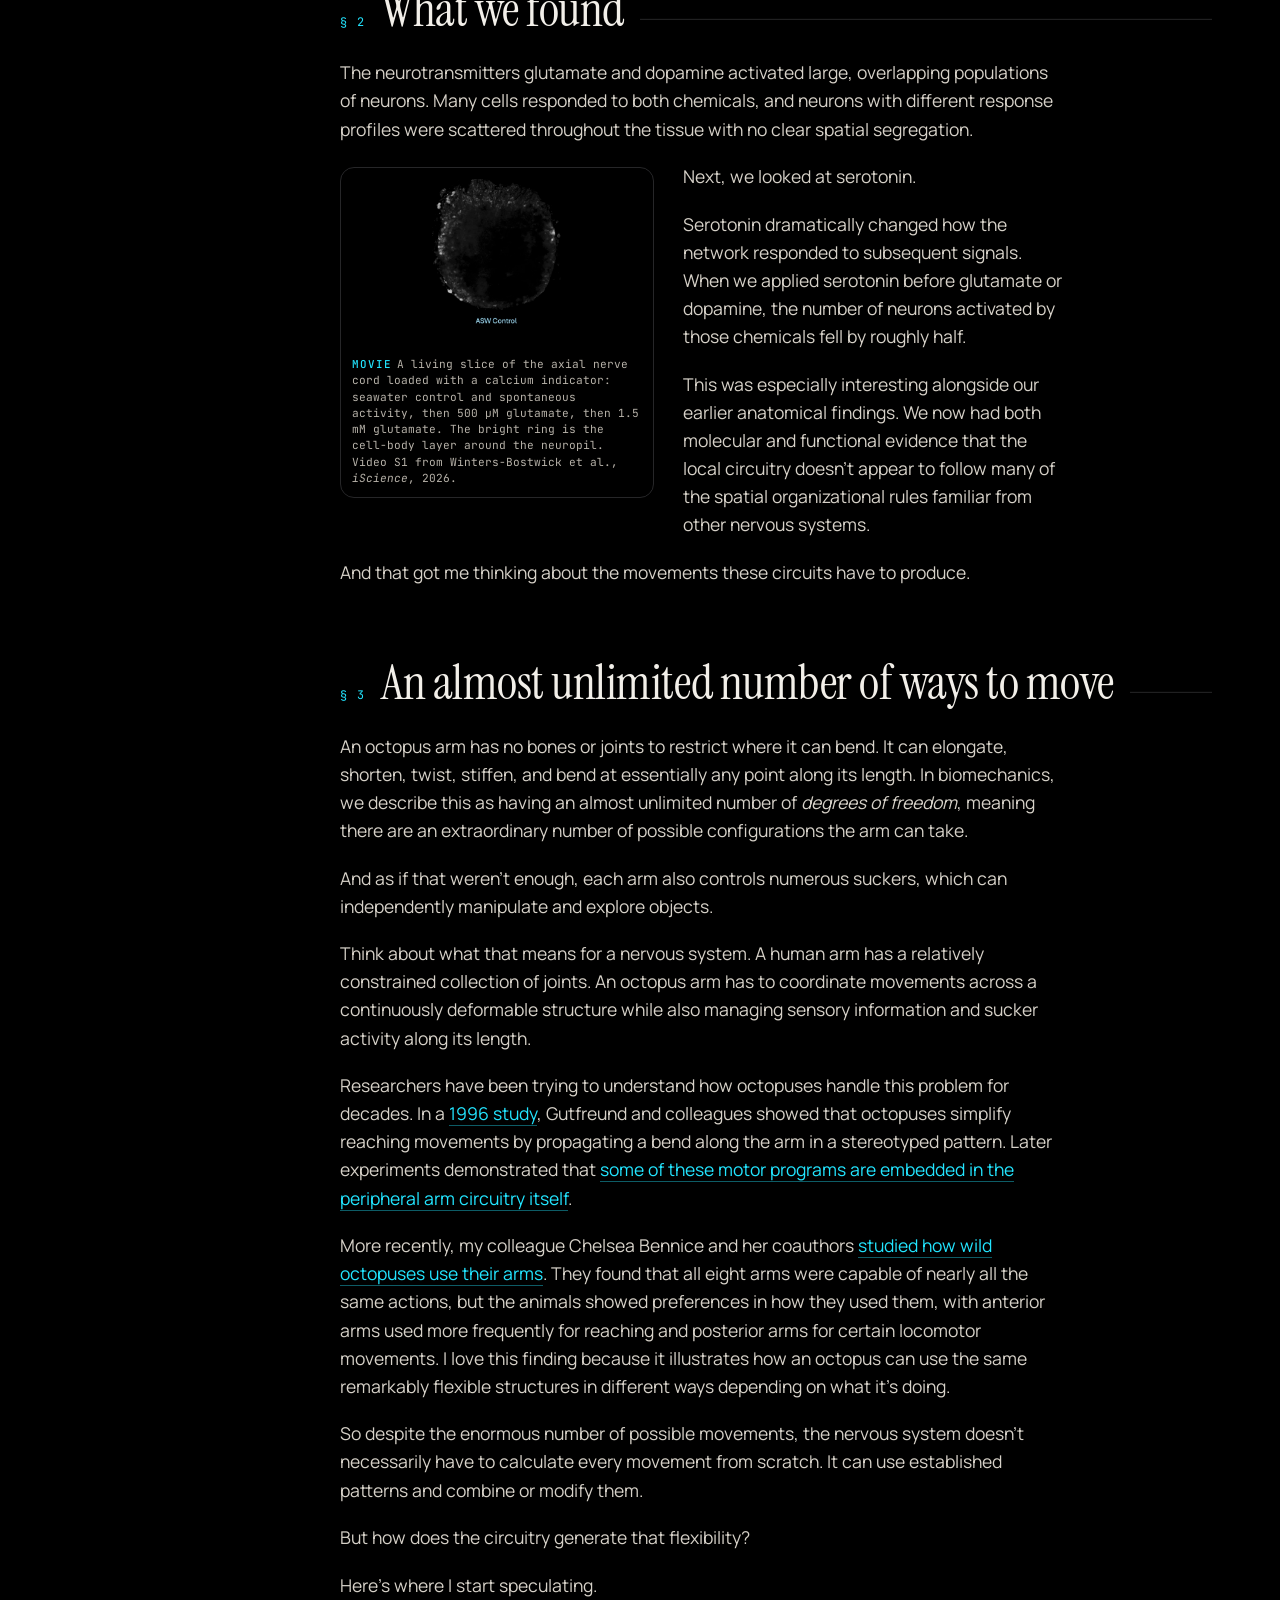
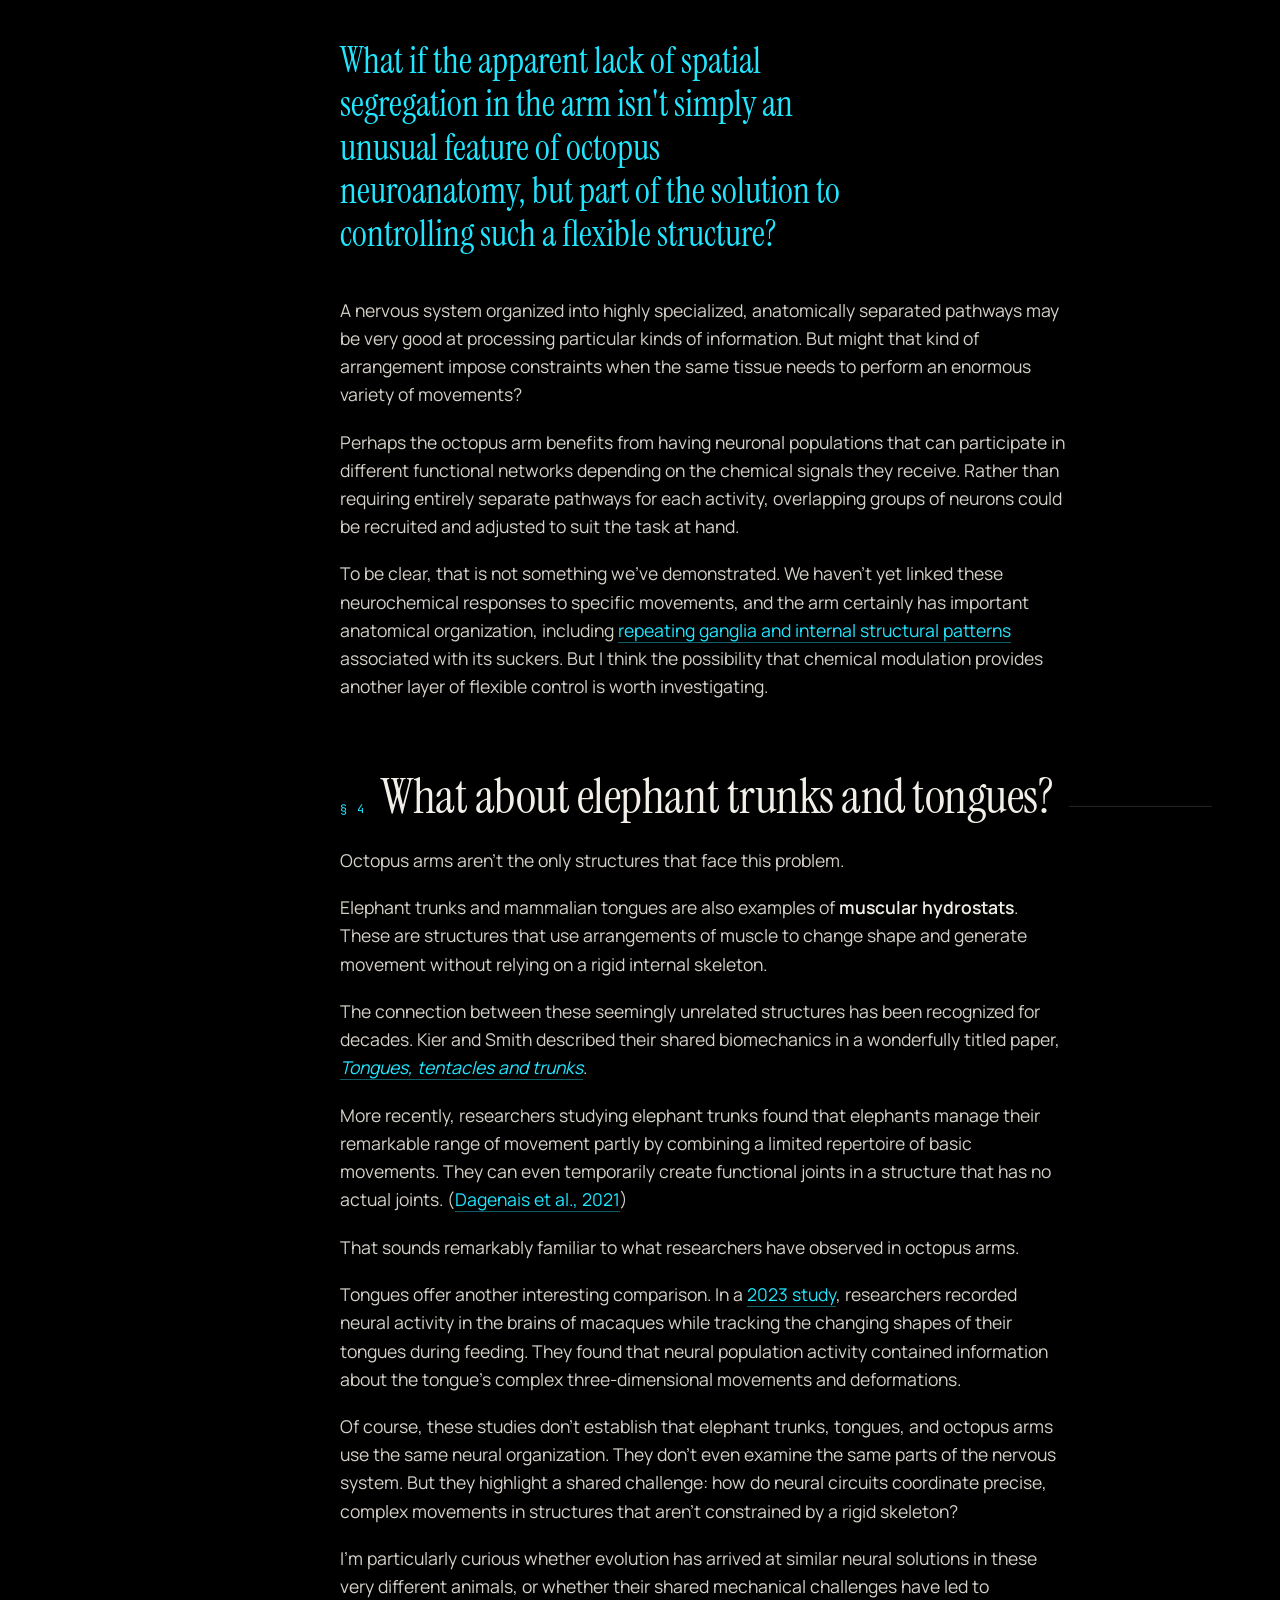
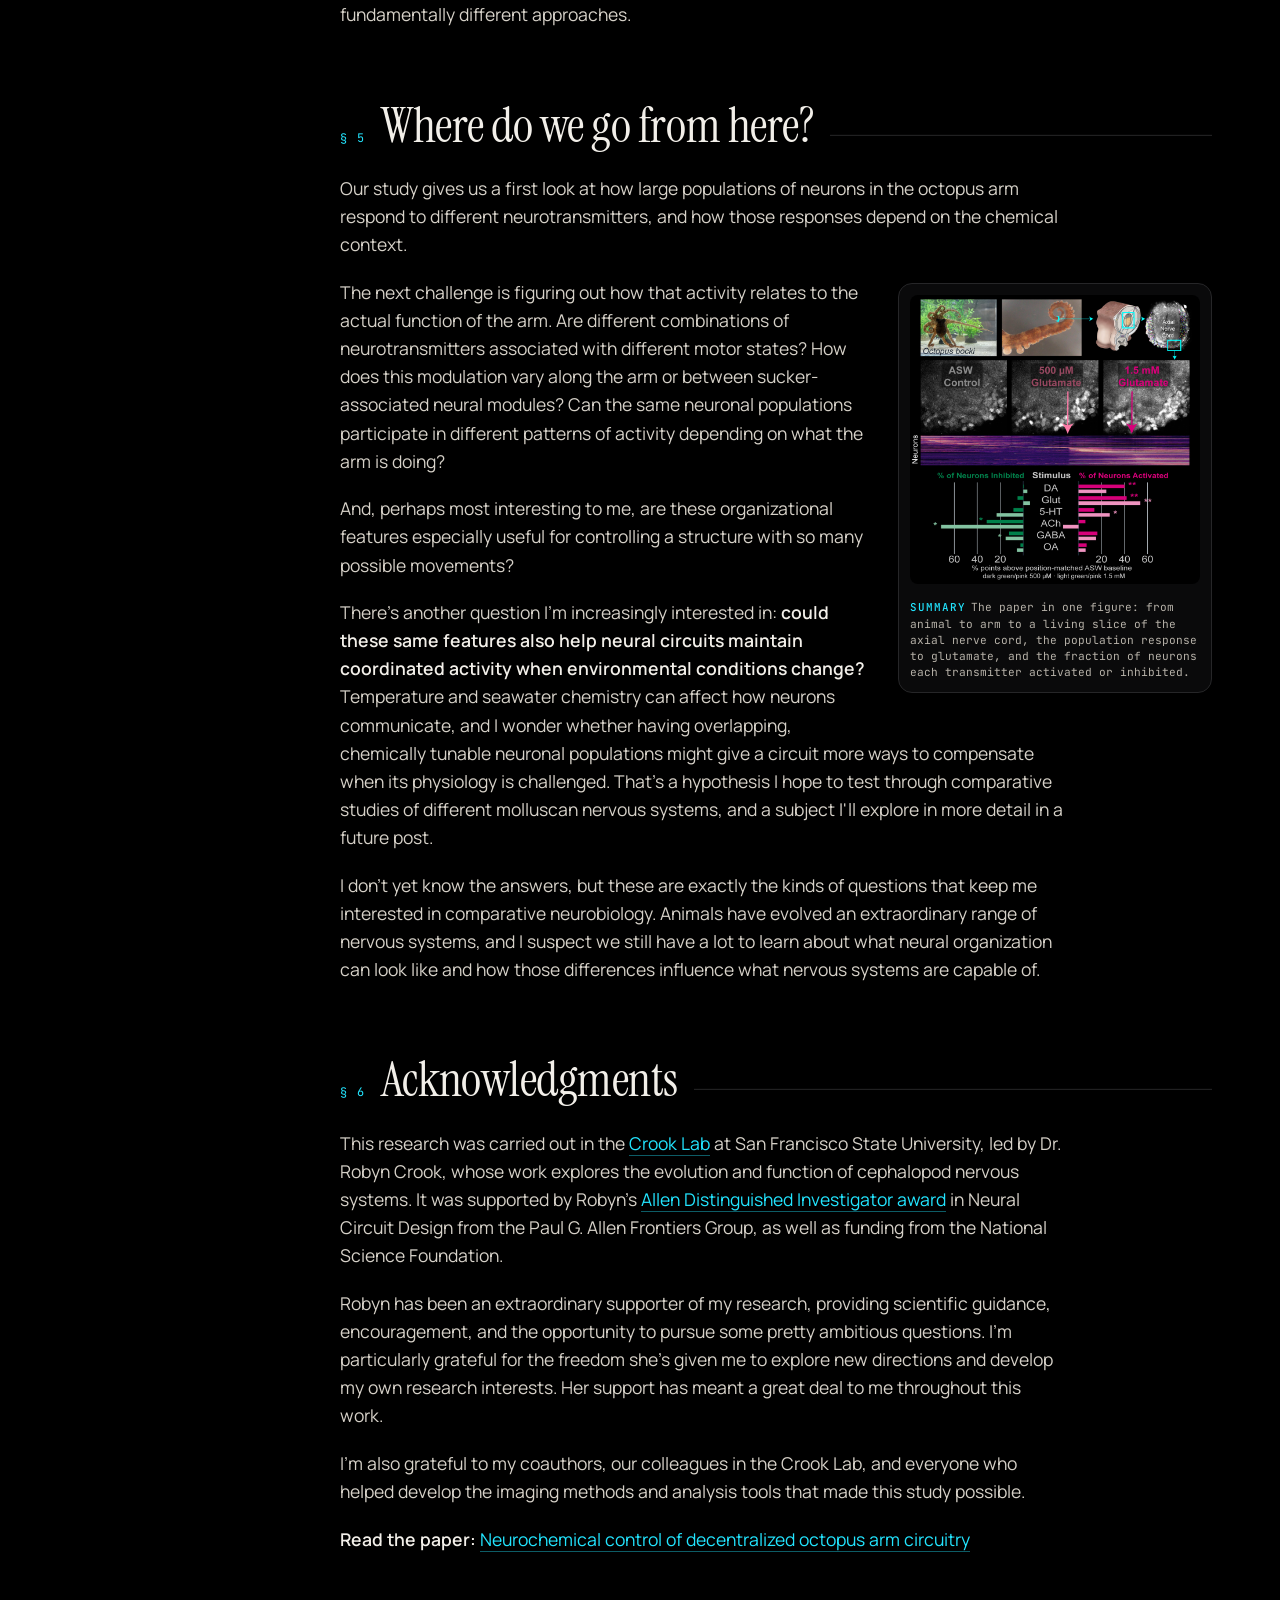
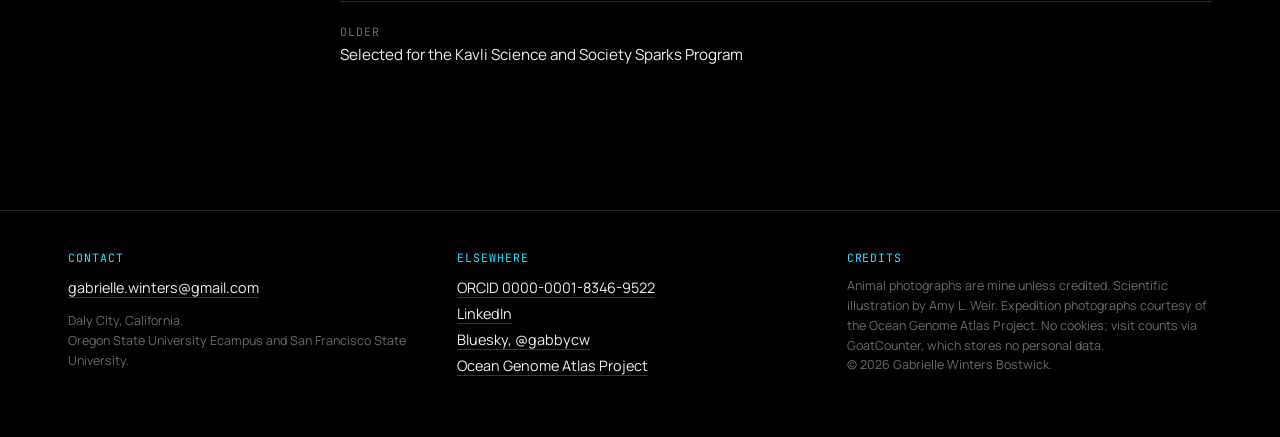
<file: updates-octopus-arms-different-rules.html>
<!doctype html>
<html lang="en">
<head>
<meta charset="utf-8">
<meta name="viewport" content="width=device-width, initial-scale=1">
<title>New paper! Do octopus arms follow a different set of rules? · Updates · Gabrielle Winters Bostwick</title>
<meta name="description" content="Octopus arms can perform astonishingly complex movements. Their neurons, meanwhile, appear to have opted for open-plan seating.">
<meta property="og:title" content="New paper! Do octopus arms follow a different set of rules? · Updates · Gabrielle Winters Bostwick">
<meta property="og:description" content="Octopus arms can perform astonishingly complex movements. Their neurons, meanwhile, appear to have opted for open-plan seating.">
<meta property="og:type" content="website">
<meta property="og:image" content="https://gaberelladeville.github.io/assets/img/bocki-profile-canon.jpg">
<meta property="og:url" content="https://gaberelladeville.github.io/updates-octopus-arms-different-rules.html">
<link rel="canonical" href="https://gaberelladeville.github.io/updates-octopus-arms-different-rules.html">
<meta name="author" content="Gabrielle Winters Bostwick">
<meta name="google-site-verification" content="ahnPfRX5Jn-W7XOsYNGcV5ZWpmAwP7vJf-dLgor6X-U" />
<meta name="keywords" content="Gabrielle Winters Bostwick, Gabrielle Winters-Bostwick, Gabrielle Winters, Winters-Bostwick GC, Winters GC, molecular neuroscientist, comparative physiologist, cephalopod neuroscience, evolutionary neuroscience, convergent evolution, environmental physiology, ocean acidification, climate change, octopus arm nervous system, Octopus bocki, Octopus bimaculoides, Euprymna berryi, hybridization chain reaction, calcium imaging, San Francisco State University, Oregon State University, Marine Biological Laboratory, Ocean Genome Atlas Project">
<script type="application/ld+json">
{"@context":"https://schema.org","@type":"Person","name":"Gabrielle Winters Bostwick","alternateName":["Gabrielle Winters-Bostwick","Gabrielle C. Winters-Bostwick","Gabrielle Winters","G. C. Winters"],"honorificSuffix":"Ph.D.","url":"https://gaberelladeville.github.io/","image":"https://gaberelladeville.github.io/assets/img/portrait.jpg","jobTitle":"Molecular neuroscientist and comparative physiologist","email":"mailto:gabrielle.winters@gmail.com","affiliation":[{"@type":"Organization","name":"Oregon State University"},{"@type":"Organization","name":"San Francisco State University"},{"@type":"Organization","name":"Ocean Genome Atlas Project"}],"alumniOf":[{"@type":"Organization","name":"University of Florida"},{"@type":"Organization","name":"California Polytechnic State University, San Luis Obispo"},{"@type":"Organization","name":"University of California, Davis"}],"sameAs":["https://orcid.org/0000-0001-8346-9522","https://www.linkedin.com/in/gabrielle-winters/","https://bsky.app/profile/gabbycw.bsky.social","https://www.researchgate.net/profile/Gabrielle-Winters"],"knowsAbout":["cephalopod neuroscience","octopus arm nervous system","molecular neuroanatomy","calcium imaging","hybridization chain reaction","comparative physiology"]}
</script>
<link rel="icon" href="assets/favicon.svg" type="image/svg+xml">
<link rel="icon" href="assets/favicon-32.png" type="image/png" sizes="32x32">
<link rel="apple-touch-icon" href="assets/apple-touch-icon.png">
<link rel="preconnect" href="https://fonts.googleapis.com">
<link rel="preconnect" href="https://fonts.gstatic.com" crossorigin>
<link rel="stylesheet" href="assets/style.css?v=20261123">
<link rel="alternate" type="application/rss+xml" title="Gabrielle Winters Bostwick — Updates" href="feed.xml">

</head>
<body data-page="updates-octopus-arms-different-rules">
<header class="site-head">
  <div class="wrap">
    <a class="brand plain" href="index.html">Gabrielle Winters Bostwick <span>Ph.D.</span></a>
    <nav class="site-nav" aria-label="Site"><a href="index.html">Home</a><a href="research.html">Research</a><a href="teaching.html">Teaching</a><a href="publications.html">Publications</a><a href="horizons.html">Horizons</a><a href="updates.html">Updates</a><a href="cv.html">CV</a></nav>
  </div>
</header>

<main class="wrap">

<div class="page">
  <aside class="margin sticky">
    <span class="label">Update</span>
    <p class="when">Nov 2026</p>
    <nav>
      <a href="updates.html">All updates</a>
      <a href="feed.xml">RSS feed</a>
    </nav>
  </aside>
  <article class="body post">
    <h1 style="margin-top:.5rem">New paper! Do octopus arms follow a different set of rules?</h1>
    <p>Octopus arms can perform astonishingly complex movements. Their neurons, meanwhile, appear to have opted for open-plan seating.</p>
    <p>I'm excited to share our new paper in <em>iScience</em>, <a href="https://doi.org/10.1016/j.isci.2026.118151"><b>Neurochemical control of decentralized octopus arm circuitry</b></a>. This study builds on several years of work in <a href="https://crooklab.org/">Dr. Robyn Crook's laboratory</a> at <a href="https://www.sfsu.edu/">San Francisco State University</a>, trying to understand how octopus arms process information and control their movements, and it has led me to consider some much bigger questions about how nervous systems are organized.</p>
    <div class="sec"><span class="n">§ 1</span><h2>From mapping neurons to watching them work</h2></div>
    <p>In 2024, my colleagues and I published a <a href="https://doi.org/10.1016/j.cub.2024.08.049">three-dimensional molecular atlas of the octopus arm's axial nerve cord</a>, the primary structure housing the neural circuitry running along each arm.</p>
    <p>We wanted to know where different types of neurons were located and whether their arrangement might tell us something about how the arm works.</p>
    <p>What we found was surprising and fascinating. There were plenty of different cell types, but most weren't organized into the distinct layers or clusters we often associate with specialized neural functions. Some showed loose spatial patterns, but others were thoroughly intermingled.</p>
    <p>The next question was obvious, at least to me: what are all these neurons actually doing?</p>
    <figure class="plate light wrap wrap-r"><img src="assets/img/figs/iscience-fig1.jpg" alt="Figure 1: Octopus bocki, a cross-section of the arm and axial nerve cord, a living slice with labelled neurons, traces of spontaneous activity, and the same field before and during dopamine"><figcaption class="caption"><b>Fig. 1</b>The preparation. <span class="sp">Octopus bocki</span> (a), the arm and a cross-section of the axial nerve cord (b), a living slice with the neurons we tracked (c, d), their spontaneous activity (e), and one field before and during dopamine (f, g). Figure 1 from the paper; illustration in (b) by Amy L. Weir.</figcaption></figure>
    <p>For this new study, we developed a preparation that allowed us to watch hundreds of neurons simultaneously in living slices of octopus arm tissue. We used a fluorescent calcium indicator to visualize changes in neuronal activity while applying different neurotransmitters, the chemical messengers that neurons use to communicate.</p>
    <p>Getting that to work reliably took a fair amount of experimentation. Octopus arms are not particularly cooperative microscopy specimens. We had to get the fluorescent dye into enough neurons, keep the tissue healthy and active, and maintain a stable imaging field while delivering chemical stimuli, all in a preparation that can continue wriggling long after dissection. Then came the substantial task of analyzing recordings from hundreds of individual cells, for which I worked with colleagues to develop a custom analysis pipeline.</p>
    <p>Eventually we produced something that our earlier molecular maps couldn't provide: a way to see how populations of arm neurons actually responded to chemical signals.</p>
    <div class="sec"><span class="n">§ 2</span><h2>What we found</h2></div>
    <p>The neurotransmitters glutamate and dopamine activated large, overlapping populations of neurons. Many cells responded to both chemicals, and neurons with different response profiles were scattered throughout the tissue with no clear spatial segregation.</p>
    <figure class="plate dark wrap wrap-l"><video data-autoplay muted loop playsinline preload="metadata" poster="assets/video/iscience-glutamate-poster.jpg"><source src="assets/video/iscience-glutamate.mp4" type="video/mp4"></video><figcaption class="caption"><b>Movie</b>A living slice of the axial nerve cord loaded with a calcium indicator: seawater control and spontaneous activity, then 500 µM glutamate, then 1.5 mM glutamate. The bright ring is the cell-body layer around the neuropil. Video S1 from Winters-Bostwick et al., <em>iScience</em>, 2026.</figcaption></figure>
    <p>Next, we looked at serotonin.</p>
    <p>Serotonin dramatically changed how the network responded to subsequent signals. When we applied serotonin before glutamate or dopamine, the number of neurons activated by those chemicals fell by roughly half.</p>
    <p>This was especially interesting alongside our earlier anatomical findings. We now had both molecular and functional evidence that the local circuitry doesn't appear to follow many of the spatial organizational rules familiar from other nervous systems.</p>
    <p>And that got me thinking about the movements these circuits have to produce.</p>
    <div class="sec"><span class="n">§ 3</span><h2>An almost unlimited number of ways to move</h2></div>
    <p>An octopus arm has no bones or joints to restrict where it can bend. It can elongate, shorten, twist, stiffen, and bend at essentially any point along its length. In biomechanics, we describe this as having an almost unlimited number of <em>degrees of freedom</em>, meaning there are an extraordinary number of possible configurations the arm can take.</p>
    <p>And as if that weren't enough, each arm also controls numerous suckers, which can independently manipulate and explore objects.</p>
    <p>Think about what that means for a nervous system. A human arm has a relatively constrained collection of joints. An octopus arm has to coordinate movements across a continuously deformable structure while also managing sensory information and sucker activity along its length.</p>
    <p>Researchers have been trying to understand how octopuses handle this problem for decades. In a <a href="https://doi.org/10.1523/JNEUROSCI.16-22-07297.1996">1996 study</a>, Gutfreund and colleagues showed that octopuses simplify reaching movements by propagating a bend along the arm in a stereotyped pattern. Later experiments demonstrated that <a href="https://doi.org/10.1126/science.1060976">some of these motor programs are embedded in the peripheral arm circuitry itself</a>.</p>
    <p>More recently, my colleague Chelsea Bennice and her coauthors <a href="https://doi.org/10.1038/s41598-025-10674-y">studied how wild octopuses use their arms</a>. They found that all eight arms were capable of nearly all the same actions, but the animals showed preferences in how they used them, with anterior arms used more frequently for reaching and posterior arms for certain locomotor movements. I love this finding because it illustrates how an octopus can use the same remarkably flexible structures in different ways depending on what it's doing.</p>
    <p>So despite the enormous number of possible movements, the nervous system doesn't necessarily have to calculate every movement from scratch. It can use established patterns and combine or modify them.</p>
    <p>But how does the circuitry generate that flexibility?</p>
    <p>Here's where I start speculating.</p>
    <p class="pull">What if the apparent lack of spatial segregation in the arm isn't simply an unusual feature of octopus neuroanatomy, but part of the solution to controlling such a flexible structure?</p>
    <p>A nervous system organized into highly specialized, anatomically separated pathways may be very good at processing particular kinds of information. But might that kind of arrangement impose constraints when the same tissue needs to perform an enormous variety of movements?</p>
    <p>Perhaps the octopus arm benefits from having neuronal populations that can participate in different functional networks depending on the chemical signals they receive. Rather than requiring entirely separate pathways for each activity, overlapping groups of neurons could be recruited and adjusted to suit the task at hand.</p>
    <p>To be clear, that is not something we've demonstrated. We haven't yet linked these neurochemical responses to specific movements, and the arm certainly has important anatomical organization, including <a href="https://doi.org/10.1016/j.cub.2024.09.007">repeating ganglia and internal structural patterns</a> associated with its suckers. But I think the possibility that chemical modulation provides another layer of flexible control is worth investigating.</p>
    <div class="sec"><span class="n">§ 4</span><h2>What about elephant trunks and tongues?</h2></div>
    <p>Octopus arms aren't the only structures that face this problem.</p>
    <p>Elephant trunks and mammalian tongues are also examples of <b>muscular hydrostats</b>. These are structures that use arrangements of muscle to change shape and generate movement without relying on a rigid internal skeleton.</p>
    <p>The connection between these seemingly unrelated structures has been recognized for decades. Kier and Smith described their shared biomechanics in a wonderfully titled paper, <a href="https://doi.org/10.1111/j.1096-3642.1985.tb01178.x"><em>Tongues, tentacles and trunks</em></a>.</p>
    <p>More recently, researchers studying elephant trunks found that elephants manage their remarkable range of movement partly by combining a limited repertoire of basic movements. They can even temporarily create functional joints in a structure that has no actual joints. (<a href="https://doi.org/10.1016/j.cub.2021.08.029">Dagenais et al., 2021</a>)</p>
    <p>That sounds remarkably familiar to what researchers have observed in octopus arms.</p>
    <p>Tongues offer another interesting comparison. In a <a href="https://doi.org/10.1038/s41467-023-38586-3">2023 study</a>, researchers recorded neural activity in the brains of macaques while tracking the changing shapes of their tongues during feeding. They found that neural population activity contained information about the tongue's complex three-dimensional movements and deformations.</p>
    <p>Of course, these studies don't establish that elephant trunks, tongues, and octopus arms use the same neural organization. They don't even examine the same parts of the nervous system. But they highlight a shared challenge: how do neural circuits coordinate precise, complex movements in structures that aren't constrained by a rigid skeleton?</p>
    <p>I'm particularly curious whether evolution has arrived at similar neural solutions in these very different animals, or whether their shared mechanical challenges have led to fundamentally different approaches.</p>
    <div class="sec"><span class="n">§ 5</span><h2>Where do we go from here?</h2></div>
    <p>Our study gives us a first look at how large populations of neurons in the octopus arm respond to different neurotransmitters, and how those responses depend on the chemical context.</p>
    <figure class="plate light wrap wrap-r"><img src="assets/img/figs/iscience-graphical-abstract.jpg" alt="Graphical abstract: Octopus bocki, the arm and axial nerve cord, a slice in seawater and under two doses of glutamate, and a bar chart of the fraction of neurons each transmitter activated or inhibited"><figcaption class="caption"><b>Summary</b>The paper in one figure: from animal to arm to a living slice of the axial nerve cord, the population response to glutamate, and the fraction of neurons each transmitter activated or inhibited.</figcaption></figure>
    <p>The next challenge is figuring out how that activity relates to the actual function of the arm. Are different combinations of neurotransmitters associated with different motor states? How does this modulation vary along the arm or between sucker-associated neural modules? Can the same neuronal populations participate in different patterns of activity depending on what the arm is doing?</p>
    <p>And, perhaps most interesting to me, are these organizational features especially useful for controlling a structure with so many possible movements?</p>
    <p>There's another question I'm increasingly interested in: <b>could these same features also help neural circuits maintain coordinated activity when environmental conditions change?</b> Temperature and seawater chemistry can affect how neurons communicate, and I wonder whether having overlapping, chemically tunable neuronal populations might give a circuit more ways to compensate when its physiology is challenged. That's a hypothesis I hope to test through comparative studies of different molluscan nervous systems, and a subject I'll explore in more detail in a future post.</p>
    <p>I don't yet know the answers, but these are exactly the kinds of questions that keep me interested in comparative neurobiology. Animals have evolved an extraordinary range of nervous systems, and I suspect we still have a lot to learn about what neural organization can look like and how those differences influence what nervous systems are capable of.</p>
    <div class="sec"><span class="n">§ 6</span><h2>Acknowledgments</h2></div>
    <p>This research was carried out in the <a href="https://crooklab.org/">Crook Lab</a> at San Francisco State University, led by Dr. Robyn Crook, whose work explores the evolution and function of cephalopod nervous systems. It was supported by Robyn's <a href="https://alleninstitute.org/news/the-paul-g-allen-frontiers-group-announces-23-new-allen-distinguished-investigators">Allen Distinguished Investigator award</a> in Neural Circuit Design from the Paul G. Allen Frontiers Group, as well as funding from the National Science Foundation.</p>
    <p>Robyn has been an extraordinary supporter of my research, providing scientific guidance, encouragement, and the opportunity to pursue some pretty ambitious questions. I'm particularly grateful for the freedom she's given me to explore new directions and develop my own research interests. Her support has meant a great deal to me throughout this work.</p>
    <p>I'm also grateful to my coauthors, our colleagues in the Crook Lab, and everyone who helped develop the imaging methods and analysis tools that made this study possible.</p>
    <b>Read the paper:</b> <a href="https://doi.org/10.1016/j.isci.2026.118151">Neurochemical control of decentralized octopus arm circuitry</a>
    <nav class="post-nav" aria-label="Other updates"><a class="o" href="updates-kavli-science-and-society-sparks.html"><span class="label">Older</span>Selected for the Kavli Science and Society Sparks Program</a></nav>
  </article>
</div>

</main>

<footer class="site-foot">
  <div class="wrap">
    <div>
      <span class="label">Contact</span>
      <a href="mailto:gabrielle.winters@gmail.com">gabrielle.winters@gmail.com</a>
      <p class="colophon" style="margin-top:.8rem">Daly City, California.<br>Oregon State University Ecampus and San Francisco State University.</p>
    </div>
    <div>
      <span class="label">Elsewhere</span>
      <ul>
        <li><a href="https://orcid.org/0000-0001-8346-9522" rel="me">ORCID 0000-0001-8346-9522</a></li>
        <li><a href="https://www.linkedin.com/in/gabrielle-winters/" rel="me">LinkedIn</a></li>
        <li><a href="https://bsky.app/profile/gabbycw.bsky.social" rel="me">Bluesky, @gabbycw</a></li>
        <li><a href="https://www.ogapvoyage.org/">Ocean Genome Atlas Project</a></li>
      </ul>
    </div>
    <div>
      <span class="label">Credits</span>
      <p class="colophon">Animal photographs are mine unless credited. Scientific illustration by Amy L. Weir. Expedition photographs courtesy of the Ocean Genome Atlas Project. No cookies; visit counts via GoatCounter, which stores no personal data.<br>&copy; <span data-year>2026</span> Gabrielle Winters Bostwick.</p>
    </div>
  </div>
</footer>
<script src="assets/site.js"></script>
<script data-goatcounter="https://gwb.goatcounter.com/count" async src="https://gc.zgo.at/count.js"></script>
</body>
</html>
</file>
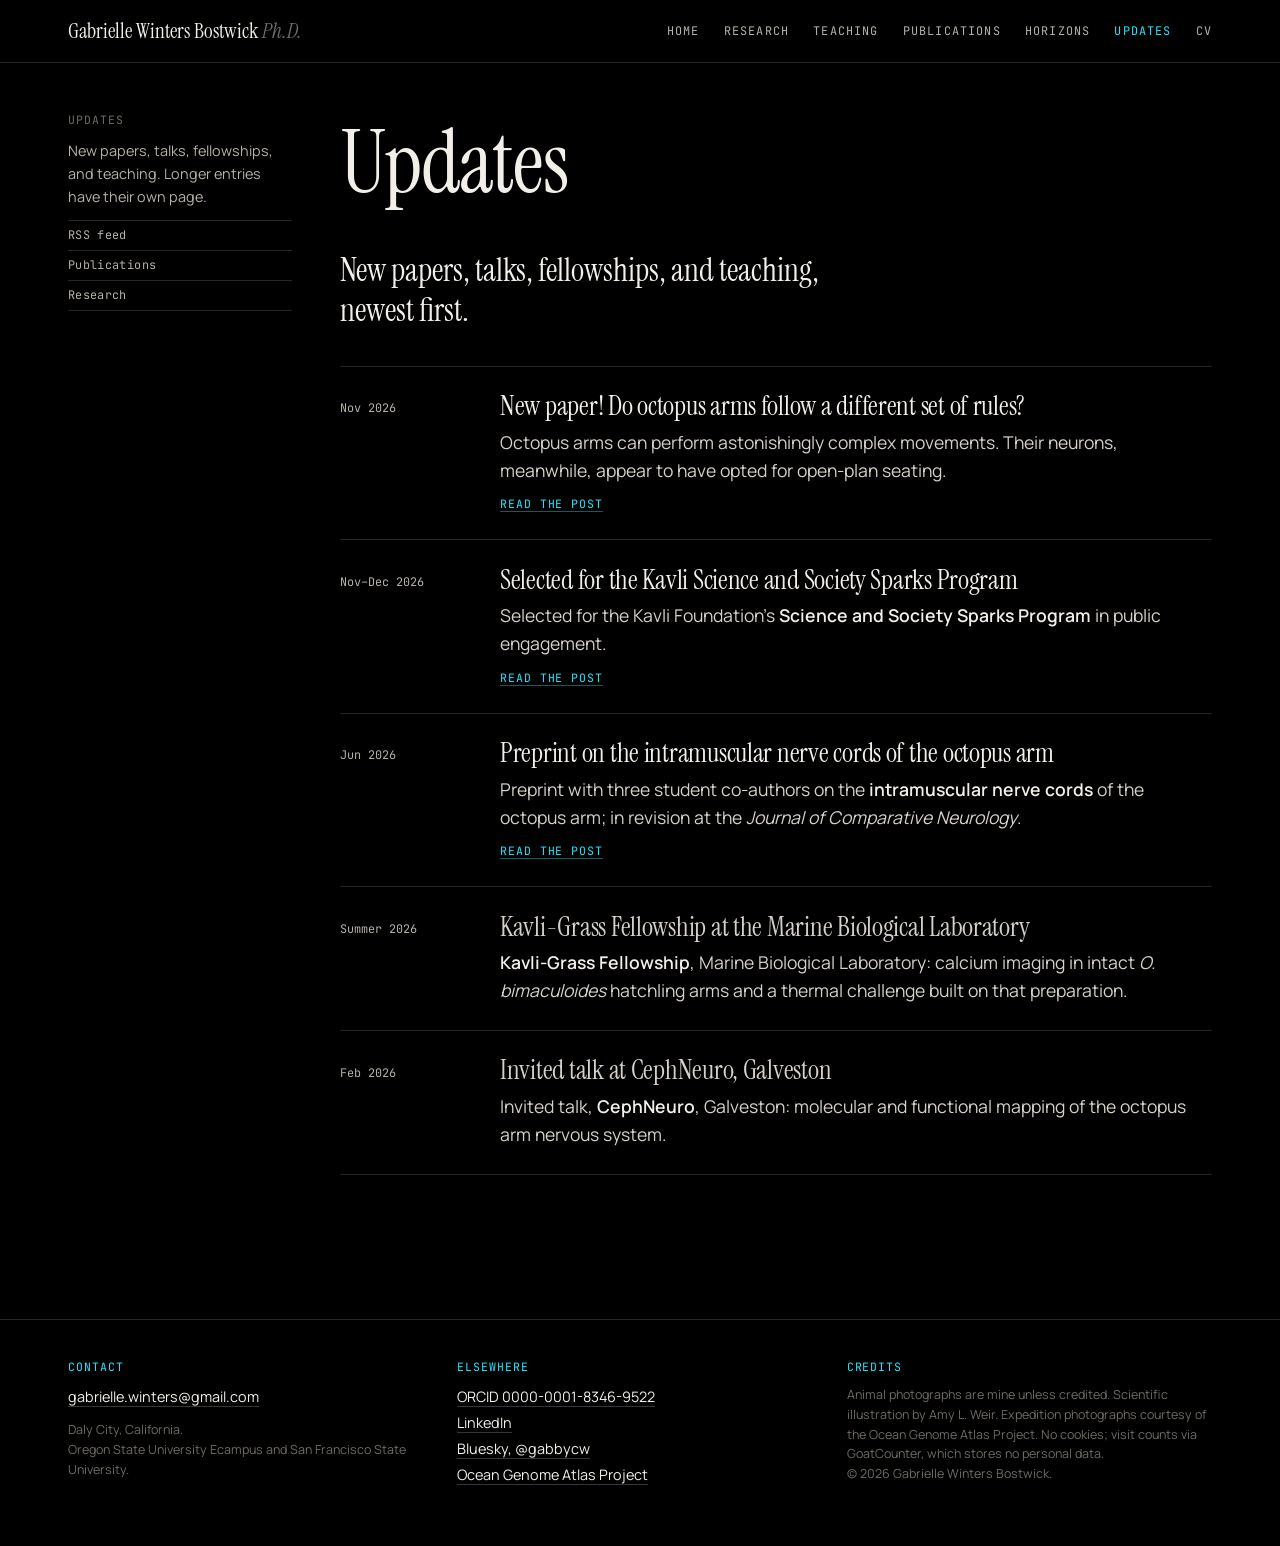
<file: updates.html>
<!doctype html>
<html lang="en">
<head>
<meta charset="utf-8">
<meta name="viewport" content="width=device-width, initial-scale=1">
<title>Updates · Gabrielle Winters Bostwick</title>
<meta name="description" content="Updates from Gabrielle Winters Bostwick: new papers and preprints on the octopus arm nervous system, talks, fellowships, and teaching.">
<meta property="og:title" content="Updates · Gabrielle Winters Bostwick">
<meta property="og:description" content="Updates from Gabrielle Winters Bostwick: new papers and preprints on the octopus arm nervous system, talks, fellowships, and teaching.">
<meta property="og:type" content="website">
<meta property="og:image" content="https://gaberelladeville.github.io/assets/img/bocki-profile-canon.jpg">
<meta property="og:url" content="https://gaberelladeville.github.io/updates.html">
<link rel="canonical" href="https://gaberelladeville.github.io/updates.html">
<meta name="author" content="Gabrielle Winters Bostwick">
<meta name="google-site-verification" content="ahnPfRX5Jn-W7XOsYNGcV5ZWpmAwP7vJf-dLgor6X-U" />
<meta name="keywords" content="Gabrielle Winters Bostwick, Gabrielle Winters-Bostwick, Gabrielle Winters, Winters-Bostwick GC, Winters GC, molecular neuroscientist, comparative physiologist, cephalopod neuroscience, evolutionary neuroscience, convergent evolution, environmental physiology, ocean acidification, climate change, octopus arm nervous system, Octopus bocki, Octopus bimaculoides, Euprymna berryi, hybridization chain reaction, calcium imaging, San Francisco State University, Oregon State University, Marine Biological Laboratory, Ocean Genome Atlas Project">
<script type="application/ld+json">
{"@context":"https://schema.org","@type":"Person","name":"Gabrielle Winters Bostwick","alternateName":["Gabrielle Winters-Bostwick","Gabrielle C. Winters-Bostwick","Gabrielle Winters","G. C. Winters"],"honorificSuffix":"Ph.D.","url":"https://gaberelladeville.github.io/","image":"https://gaberelladeville.github.io/assets/img/portrait.jpg","jobTitle":"Molecular neuroscientist and comparative physiologist","email":"mailto:gabrielle.winters@gmail.com","affiliation":[{"@type":"Organization","name":"Oregon State University"},{"@type":"Organization","name":"San Francisco State University"},{"@type":"Organization","name":"Ocean Genome Atlas Project"}],"alumniOf":[{"@type":"Organization","name":"University of Florida"},{"@type":"Organization","name":"California Polytechnic State University, San Luis Obispo"},{"@type":"Organization","name":"University of California, Davis"}],"sameAs":["https://orcid.org/0000-0001-8346-9522","https://www.linkedin.com/in/gabrielle-winters/","https://bsky.app/profile/gabbycw.bsky.social","https://www.researchgate.net/profile/Gabrielle-Winters"],"knowsAbout":["cephalopod neuroscience","octopus arm nervous system","molecular neuroanatomy","calcium imaging","hybridization chain reaction","comparative physiology"]}
</script>
<link rel="icon" href="assets/favicon.svg" type="image/svg+xml">
<link rel="icon" href="assets/favicon-32.png" type="image/png" sizes="32x32">
<link rel="apple-touch-icon" href="assets/apple-touch-icon.png">
<link rel="preconnect" href="https://fonts.googleapis.com">
<link rel="preconnect" href="https://fonts.gstatic.com" crossorigin>
<link rel="stylesheet" href="assets/style.css?v=20261123">
<link rel="alternate" type="application/rss+xml" title="Gabrielle Winters Bostwick — Updates" href="feed.xml">

</head>
<body data-page="updates">
<header class="site-head">
  <div class="wrap">
    <a class="brand plain" href="index.html">Gabrielle Winters Bostwick <span>Ph.D.</span></a>
    <nav class="site-nav" aria-label="Site"><a href="index.html">Home</a><a href="research.html">Research</a><a href="teaching.html">Teaching</a><a href="publications.html">Publications</a><a href="horizons.html">Horizons</a><a href="updates.html" aria-current="page">Updates</a><a href="cv.html">CV</a></nav>
  </div>
</header>

<main class="wrap">

<div class="page">
  <aside class="margin sticky">
    <span class="label">Updates</span>
    <p>New papers, talks, fellowships, and teaching. Longer entries have their own page.</p>
    <nav>
      <a href="feed.xml">RSS feed</a>
      <a href="publications.html">Publications</a>
      <a href="research.html">Research</a>
    </nav>
  </aside>
  <div class="body">
    <h1 style="margin-top:.5rem">Updates</h1>
    <p class="lede">New papers, talks, fellowships, and teaching, newest first.</p>
    <ul class="updates"><li id="octopus-arms-different-rules"><span class="when">Nov 2026</span><div class="what"><h2><a href="updates-octopus-arms-different-rules.html">New paper! Do octopus arms follow a different set of rules?</a></h2><p>Octopus arms can perform astonishingly complex movements. Their neurons, meanwhile, appear to have opted for open-plan seating.</p><p class="more"><a href="updates-octopus-arms-different-rules.html">Read the post</a></p></div></li><li id="kavli-science-and-society-sparks"><span class="when">Nov–Dec 2026</span><div class="what"><h2><a href="updates-kavli-science-and-society-sparks.html">Selected for the Kavli Science and Society Sparks Program</a></h2><p>Selected for the Kavli Foundation's <b>Science and Society Sparks Program</b> in public engagement.</p><p class="more"><a href="updates-kavli-science-and-society-sparks.html">Read the post</a></p></div></li><li id="intramuscular-nerve-cords-preprint"><span class="when">Jun 2026</span><div class="what"><h2><a href="updates-intramuscular-nerve-cords-preprint.html">Preprint on the intramuscular nerve cords of the octopus arm</a></h2><p>Preprint with three student co-authors on the <b>intramuscular nerve cords</b> of the octopus arm; in revision at the <em>Journal of Comparative Neurology</em>.</p><p class="more"><a href="updates-intramuscular-nerve-cords-preprint.html">Read the post</a></p></div></li><li id="kavli-grass-fellowship"><span class="when">Summer 2026</span><div class="what"><h2>Kavli-Grass Fellowship at the Marine Biological Laboratory</h2><p><b>Kavli-Grass Fellowship</b>, Marine Biological Laboratory: calcium imaging in intact <span class="sp">O. bimaculoides</span> hatchling arms and a thermal challenge built on that preparation.</p></div></li><li id="cephneuro-galveston-talk"><span class="when">Feb 2026</span><div class="what"><h2>Invited talk at CephNeuro, Galveston</h2><p>Invited talk, <b>CephNeuro</b>, Galveston: molecular and functional mapping of the octopus arm nervous system.</p></div></li></ul>
  </div>
</div>

</main>

<footer class="site-foot">
  <div class="wrap">
    <div>
      <span class="label">Contact</span>
      <a href="mailto:gabrielle.winters@gmail.com">gabrielle.winters@gmail.com</a>
      <p class="colophon" style="margin-top:.8rem">Daly City, California.<br>Oregon State University Ecampus and San Francisco State University.</p>
    </div>
    <div>
      <span class="label">Elsewhere</span>
      <ul>
        <li><a href="https://orcid.org/0000-0001-8346-9522" rel="me">ORCID 0000-0001-8346-9522</a></li>
        <li><a href="https://www.linkedin.com/in/gabrielle-winters/" rel="me">LinkedIn</a></li>
        <li><a href="https://bsky.app/profile/gabbycw.bsky.social" rel="me">Bluesky, @gabbycw</a></li>
        <li><a href="https://www.ogapvoyage.org/">Ocean Genome Atlas Project</a></li>
      </ul>
    </div>
    <div>
      <span class="label">Credits</span>
      <p class="colophon">Animal photographs are mine unless credited. Scientific illustration by Amy L. Weir. Expedition photographs courtesy of the Ocean Genome Atlas Project. No cookies; visit counts via GoatCounter, which stores no personal data.<br>&copy; <span data-year>2026</span> Gabrielle Winters Bostwick.</p>
    </div>
  </div>
</footer>
<script src="assets/site.js"></script>
<script data-goatcounter="https://gwb.goatcounter.com/count" async src="https://gc.zgo.at/count.js"></script>
</body>
</html>
</file>
<file: assets/style.css>
/* ------------------------------------------------------------------
   Gabrielle Winters Bostwick — personal site
   Black ground, jewel tones: each section lit in its own channel,
   the way a multiplexed in situ is.
   ------------------------------------------------------------------ */

@import url('https://fonts.googleapis.com/css2?family=Instrument+Serif:ital@0;1&family=Manrope:wght@400;500;600;700&family=JetBrains+Mono:wght@400;500&display=swap');

:root {
  --bg:        #000000;
  --bg2:       #0a0a0b;
  --bg3:       #131315;
  --ink:       #f2efe9;
  --soft:      #b6b1a8;
  --faint:     #6f6b64;
  --rule:      #262628;
  --rule2:     #35353a;

  --mag:   #ff2fb0;
  --cyan:  #22e5ff;
  --yel:   #ffe14d;
  --tang:  #ff7a1a;
  --blue:  #5b7cff;
  --vio:   #b44cff;
  --green: #4dff9a;

  --accent: var(--mag);
  --accent-soft: rgba(255,47,176,.16);
  --accent-glow: rgba(255,47,176,.38);

  --serif:   'Instrument Serif', 'Iowan Old Style', Georgia, serif;
  --sans:    'Manrope', 'Helvetica Neue', Arial, sans-serif;
  --mono:    'JetBrains Mono', 'SFMono-Regular', Menlo, Consolas, monospace;

  --measure: 66ch;
  --gutter: clamp(1.25rem, 4vw, 3rem);
  --max: 1240px;
}

/* per-page channel colour */
body[data-page] { --accent: var(--mag); --accent-soft: rgba(255,47,176,.16); --accent-glow: rgba(255,47,176,.38); }

*, *::before, *::after { box-sizing: border-box; }
html { scroll-behavior: smooth; -webkit-text-size-adjust: 100%; }
body {
  margin: 0; background: var(--bg); color: var(--ink);
  font-family: var(--sans); font-size: clamp(1rem, .95rem + .25vw, 1.1rem); line-height: 1.6;
  -webkit-font-smoothing: antialiased; text-rendering: optimizeLegibility;
}
::selection { background: var(--accent); color: #000; }

a { color: var(--accent); text-decoration: none; border-bottom: 1px solid color-mix(in srgb, var(--accent) 40%, transparent); transition: border-color .15s, color .15s; }
a:hover { border-bottom-color: var(--accent); }
a.plain { border-bottom: 0; }
img, svg, video { max-width: 100%; height: auto; display: block; }

/* ---------- typography ---------- */
h1, h2, h3 { font-family: var(--serif); font-weight: 400; line-height: 1.02; margin: 0 0 .5em; letter-spacing: -.01em; text-wrap: balance; }
h1 { font-size: clamp(3rem, 2.2rem + 4vw, 6rem); }
h2 { font-size: clamp(2rem, 1.6rem + 1.8vw, 3.2rem); }
h3 { font-size: clamp(1.45rem, 1.25rem + .7vw, 1.9rem); line-height: 1.08; }
h4 { font-size: 1.05rem; font-weight: 700; margin: 0 0 .4em; }
p { margin: 0 0 1.1em; max-width: var(--measure); color: #d6d1c8; }
p.lede { font-family: var(--serif); font-size: clamp(1.45rem, 1.2rem + 1vw, 2.1rem); line-height: 1.25; color: var(--ink); max-width: 34ch; }
p.lede b { color: var(--accent); font-weight: 400; }
em { font-style: italic; }
strong, b { font-weight: 600; color: var(--ink); }
small, .small { font-size: .88em; }
hr { border: 0; border-top: 1px solid var(--rule); margin: 3rem 0; }

.label, .caption, .meta, th { font-family: var(--mono); font-size: .72rem; letter-spacing: .08em; text-transform: uppercase; color: var(--faint); }
.caption { text-transform: none; letter-spacing: 0; font-size: .78rem; line-height: 1.5; color: var(--soft); }
.caption b { color: var(--accent); font-weight: 500; text-transform: uppercase; letter-spacing: .08em; font-size: .68rem; margin-right: .5em; }
.sp { font-style: italic; }

/* drop cap */
.dropcap::first-letter { font-family: var(--serif); font-size: 4.4em; line-height: .78; float: left; padding: .06em .12em 0 0; color: var(--accent); }

/* ---------- layout ---------- */
.wrap { max-width: var(--max); margin: 0 auto; padding: 0 var(--gutter); }
.page { display: grid; grid-template-columns: minmax(0, 1fr); gap: 0 3rem; padding: 3rem 0 5rem; }
@media (min-width: 900px) {
  .page { grid-template-columns: 14rem minmax(0, 1fr); }
  .page > .margin { grid-column: 1; }
  .page > .body { grid-column: 2; min-width: 0; }
}
.margin { font-size: .9rem; color: var(--soft); }
.margin .label { display: block; margin-bottom: .6rem; }
.margin p { margin-bottom: .8em; color: var(--soft); }
.margin nav a { display: block; padding: .32rem 0; border: 0; border-top: 1px solid var(--rule); color: var(--soft); font-family: var(--mono); font-size: .74rem; letter-spacing: .03em; }
.margin nav a:last-child { border-bottom: 1px solid var(--rule); }
.margin nav a:hover { color: var(--accent); }
@media (min-width: 900px) { .margin.sticky { position: sticky; top: 5rem; align-self: start; } }

/* ---------- header ---------- */
.site-head { position: sticky; top: 0; z-index: 20; background: rgba(0,0,0,.82); backdrop-filter: blur(8px); border-bottom: 1px solid var(--rule); }
.site-head .wrap { display: flex; align-items: center; justify-content: space-between; gap: 1rem; padding-top: .9rem; padding-bottom: .9rem; flex-wrap: wrap; }
.brand { font-family: var(--serif); font-size: 1.3rem; color: var(--ink); border: 0; white-space: nowrap; }
.brand span { color: var(--faint); font-style: italic; }
.site-nav { display: flex; gap: clamp(.8rem, 2vw, 1.5rem); flex-wrap: wrap; }
.site-nav a { font-family: var(--mono); font-size: .74rem; letter-spacing: .1em; text-transform: uppercase; color: var(--soft); border: 0; }
.site-nav a:hover { color: var(--ink); }
.site-nav a[aria-current="page"] { color: var(--accent); }

/* ---------- section heads ---------- */
.sec { margin: 4.5rem 0 1.5rem; display: flex; align-items: baseline; gap: 1rem; }
.sec .n { font-family: var(--mono); font-size: .74rem; color: var(--accent); letter-spacing: .12em; white-space: nowrap; }
.sec h2 { margin: 0; }
.sec::after { content: ''; flex: 1; border-top: 1px solid var(--rule); transform: translateY(-.35em); }

/* ---------- figures ---------- */
figure { margin: 2rem 0; }
figure img { width: 100%; border-radius: 10px; }
figure.photo img { border: 1px solid var(--rule); }
figcaption { margin-top: .7rem; }
figure.plate { background: var(--bg2); border: 1px solid var(--rule); border-radius: 14px; padding: clamp(1rem, 2.5vw, 1.6rem); }
figure.plate img { border-radius: 8px; }
figure.plate.dark { background: #000; }
figure.plate.dark video { width: 100%; display: block; background: #000; border-radius: 8px; }
figure.plate.light { background: var(--bg2); }
figure.plate.light img { background: #fff; }
figure.plate figcaption { margin-top: .9rem; }
figure.wide { margin-left: 0; margin-right: 0; }

.placeholder { border: 1px dashed var(--rule2); border-radius: 12px; background: var(--bg2); display: flex; flex-direction: column; justify-content: center; padding: 1.2rem; font-size: .9rem; color: var(--soft); line-height: 1.45; max-width: 60ch; }
.placeholder span { font-family: var(--mono); font-size: .68rem; letter-spacing: .1em; text-transform: uppercase; color: var(--accent); margin-bottom: .5rem; }

/* ---------- tables ---------- */
table { border-collapse: collapse; width: 100%; margin: 1.5rem 0 2.5rem; font-size: .95em; }
th { text-align: left; font-weight: 500; padding: .5rem .6rem .5rem 0; border-bottom: 1px solid var(--rule2); color: var(--accent); }
td { padding: .7rem .6rem .7rem 0; border-bottom: 1px solid var(--rule); vertical-align: top; color: #d6d1c8; }
td b { color: var(--ink); }
td.y { font-family: var(--mono); font-size: .76rem; white-space: nowrap; color: var(--soft); padding-top: .85rem; }
.table-scroll { overflow-x: auto; }

/* ---------- lists ---------- */
ul, ol { padding-left: 1.2em; max-width: var(--measure); color: #d6d1c8; }
li { margin-bottom: .45em; }
ul.ruled { list-style: none; padding: 0; }
ul.ruled li { border-top: 1px solid var(--rule); padding: .9rem 0; margin: 0; }
ul.ruled li:last-child { border-bottom: 1px solid var(--rule); }
ul.ruled b { color: var(--ink); }

/* ---------- specimen cards ---------- */
.specimen { display: grid; grid-template-columns: 1fr; gap: 1.2rem; margin: 2rem 0; }
@media (min-width: 760px) { .specimen { grid-template-columns: repeat(3, 1fr); } }
.specimen > div { background: var(--bg2); border: 1px solid var(--rule); border-radius: 14px; padding: 1.2rem; }
.specimen .tag { font-family: var(--mono); font-size: .68rem; letter-spacing: .1em; text-transform: uppercase; color: var(--accent); }
.specimen h3 { margin: .3rem 0 .6rem; font-style: italic; }
.specimen p { font-size: .93em; margin-bottom: .6em; }
.specimen .sp-photo { width: 100%; aspect-ratio: 4/3; object-fit: cover; margin: .2rem 0 .9rem; border-radius: 8px; }

/* ---------- timeline ---------- */
.timeline { list-style: none; padding: 0; margin: 2rem 0; max-width: none; position: relative; }
.timeline::before { content: ''; position: absolute; left: 6.2rem; top: .4rem; bottom: .4rem; border-left: 1px solid var(--rule2); }
.timeline li { display: grid; grid-template-columns: 5rem 1fr; gap: 2.2rem; padding: .7rem 0; margin: 0; position: relative; }
.timeline li::before { content: ''; position: absolute; left: calc(6.2rem - 4px); top: 1.3rem; width: 9px; height: 9px; border-radius: 50%; background: var(--bg); border: 1.5px solid var(--soft); }
.timeline li.mark::before { background: var(--accent); border-color: var(--accent); box-shadow: 0 0 12px var(--accent-glow); }
.timeline .y { font-family: var(--mono); font-size: .76rem; color: var(--soft); text-align: right; padding-top: .45rem; }
.timeline .what { max-width: 58ch; color: #d6d1c8; }
.timeline .what b { color: var(--ink); }
.timeline .what span { display: block; color: var(--soft); font-size: .93em; }
@media (max-width: 560px) {
  .timeline::before { left: .3rem; }
  .timeline li { grid-template-columns: 1fr; gap: .2rem; padding-left: 1.6rem; }
  .timeline li::before { left: 0; top: 1.05rem; }
  .timeline .y { text-align: left; padding-top: 0; }
}

/* ---------- ledgers (numbered chapters / aims) ---------- */
.ledger { counter-reset: aim; margin: 2rem 0; border-top: 1px solid var(--rule2); }
.ledger > div { display: grid; grid-template-columns: 4.5rem minmax(0,1fr); gap: 1.5rem; padding: 1.6rem 0; border-bottom: 1px solid var(--rule); }
.ledger > div::before { counter-increment: aim; content: counter(aim, upper-roman); font-family: var(--serif); font-size: 2.6rem; line-height: 1; color: var(--accent); }
.ledger h3 { margin-top: .1rem; }
.ledger p:last-child { margin-bottom: 0; }
@media (max-width: 560px) { .ledger > div { grid-template-columns: 1fr; gap: .4rem; } }

/* ---------- pull quotes, notes ---------- */
.pull { font-family: var(--serif); font-size: clamp(1.6rem, 1.3rem + 1.2vw, 2.4rem); line-height: 1.2; max-width: 30ch; margin: 2.5rem 0; color: var(--accent); }
.note { font-size: .92rem; color: var(--soft); border-top: 1px dashed var(--rule2); border-bottom: 1px dashed var(--rule2); padding: .8rem 0; margin: 1.5rem 0; max-width: var(--measure); }
.note .label { display: inline; margin-right: .6rem; color: var(--accent); }

/* ---------- publications ---------- */
.pubs { list-style: none; padding: 0; max-width: none; counter-reset: pub; }
.pubs li { border-top: 1px solid var(--rule); padding: 1.2rem 0 1.2rem 3rem; position: relative; margin: 0; max-width: 78ch; }
.pubs li:last-child { border-bottom: 1px solid var(--rule); }
.pubs li::before { counter-increment: pub; content: counter(pub, decimal-leading-zero); position: absolute; left: 0; top: 1.35rem; font-family: var(--mono); font-size: .76rem; color: var(--accent); }
.pubs .t { font-family: var(--serif); font-size: 1.35rem; line-height: 1.15; display: block; margin-bottom: .3rem; color: var(--ink); }
.pubs .a { display: block; color: var(--soft); font-size: .93em; }
.pubs .a .me { color: var(--ink); font-weight: 600; }
.pubs .j { display: block; font-size: .9em; margin-top: .3rem; color: #d6d1c8; }
.pubs .doi { font-family: var(--mono); font-size: .72rem; letter-spacing: 0; text-transform: none; }
.pubs .flag { font-family: var(--mono); font-size: .62rem; letter-spacing: .1em; text-transform: uppercase; color: #000; background: var(--cyan); padding: .2rem .5rem; border-radius: 999px; margin-left: .6rem; vertical-align: middle; font-weight: 500; }
.pubs .flag.warm { background: var(--tang); }

/* ---------- buttons ---------- */
.btn { display: inline-block; font-family: var(--mono); font-size: .74rem; letter-spacing: .1em; text-transform: uppercase; color: #000; background: var(--accent); border: 1px solid var(--accent); padding: .75rem 1.15rem; border-radius: 999px; font-weight: 500; transition: filter .15s; }
.btn:hover { filter: brightness(1.1); border-color: var(--accent); }
.btn.o { background: transparent; color: var(--ink); border-color: var(--rule2); }
.btn + .btn { margin-left: .6rem; }

/* ---------- home hero ---------- */
.hero { position: relative; min-height: 560px; margin: 0 calc(-1 * var(--gutter)); overflow: hidden; display: flex; align-items: flex-end; }
.hero > img { position: absolute; inset: 0; width: 100%; height: 100%; object-fit: cover; object-position: 70% 50%; border-radius: 0; }
.hero .g { position: absolute; inset: 0; background: linear-gradient(90deg, rgba(0,0,0,.96) 0%, rgba(0,0,0,.82) 38%, rgba(0,0,0,.35) 58%, rgba(0,0,0,0) 74%), linear-gradient(0deg, #000 0%, rgba(0,0,0,0) 32%); }
.hero .t { position: relative; padding: 3.5rem var(--gutter) 3rem; max-width: 720px; text-shadow: 0 1px 2px rgba(0,0,0,.9), 0 0 18px rgba(0,0,0,.85); }
.hero .kicker { font-family: var(--mono); font-size: .74rem; letter-spacing: .14em; text-transform: uppercase; color: var(--mag); margin-bottom: .9rem; }
.hero h1 { margin-bottom: 1rem; font-size: clamp(2.8rem, 2rem + 3.4vw, 5rem); }
.hero h1 em { color: var(--mag); font-style: normal; }
.hero .sub { font-size: clamp(1.05rem, 1rem + .4vw, 1.3rem); color: var(--ink); max-width: 52ch; line-height: 1.45; margin-bottom: 1.6rem; }
.hero .btn { --accent: var(--yel); }
.hero .credit { position: absolute; right: var(--gutter); bottom: 1rem; font-family: var(--mono); font-size: .66rem; color: var(--faint); letter-spacing: .04em; }
@media (max-width: 700px) { .hero { min-height: 560px; } .hero .g { background: linear-gradient(0deg, #000 0%, rgba(0,0,0,.85) 45%, rgba(0,0,0,.1) 100%); } .hero .t { padding-top: 12rem; } }

.strip { display: grid; grid-template-columns: repeat(2, 1fr); gap: .7rem; margin: 1.4rem 0 0; }
@media (min-width: 760px) { .strip { grid-template-columns: repeat(4, 1fr); } }
.strip img { width: 100%; aspect-ratio: 4/3; object-fit: cover; border-radius: 8px; }
.strip .c { font-family: var(--mono); font-size: .66rem; color: var(--faint); margin-top: .4rem; letter-spacing: .03em; }

/* the three doors, each lit in its own channel */
.doors { display: grid; gap: 1.1rem; margin: 2.6rem 0 1rem; }
@media (min-width: 760px) { .doors { grid-template-columns: repeat(3, 1fr); } }
.doors a { border: 1px solid var(--rule); border-radius: 16px; padding: 1.5rem 1.4rem 1.6rem; text-decoration: none; color: var(--ink); background: var(--bg2); display: block; transition: border-color .15s, transform .15s; }
.doors a:hover { border-color: var(--rule2); transform: translateY(-2px); }
.doors .label { display: inline-block; padding: .3rem .7rem; border-radius: 999px; margin-bottom: .9rem; font-size: .66rem; letter-spacing: .12em; }
.doors h3 { margin-bottom: .5rem; }
.doors p { margin: 0; color: var(--soft); font-size: .95em; }
.doors .d1 .label { color: var(--mag);  background: rgba(255,47,176,.14);  box-shadow: 0 0 22px rgba(255,47,176,.35); }
.doors .d2 .label { color: var(--tang); background: rgba(255,122,26,.14);  box-shadow: 0 0 22px rgba(255,122,26,.35); }
.doors .d3 .label { color: #8aa4ff;     background: rgba(91,124,255,.16);  box-shadow: 0 0 22px rgba(91,124,255,.4); }

.affil { font-family: var(--mono); font-size: .74rem; letter-spacing: .02em; color: var(--soft); line-height: 1.8; margin-top: 1.2rem; }
.affil b { color: var(--ink); font-weight: 500; }

.recent { list-style: none; padding: 0; margin: 1rem 0 0; max-width: none; }
.recent li { display: grid; grid-template-columns: 6.5rem 1fr; gap: 1.2rem; padding: .65rem 0; border-top: 1px solid var(--rule); margin: 0; font-size: .95em; color: #d6d1c8; }
.recent li:last-child { border-bottom: 1px solid var(--rule); }
.recent .y { font-family: var(--mono); font-size: .74rem; color: var(--soft); padding-top: .25rem; }
.recent b { color: var(--ink); }

.pair { display: grid; gap: 1.2rem; margin: 2rem 0; }
@media (min-width: 700px) { .pair { grid-template-columns: 1fr 1fr; align-items: start; } }
.pair figure { margin: 0; }

.portrait { border-radius: 12px; overflow: hidden; max-width: 240px; border: 1px solid var(--rule); }
.portrait img { width: 100%; height: 100%; object-fit: cover; }

.two-col { columns: 2; column-gap: 3rem; }
@media (max-width: 700px) { .two-col { columns: 1; } }
.two-col > * { break-inside: avoid; }
.mt0 { margin-top: 0 !important; }

/* ---------- updates and posts ---------- */
/* the updates pages are lit in the cyan channel */
body[data-page^="updates"] { --accent: var(--cyan); --accent-soft: rgba(34,229,255,.16); --accent-glow: rgba(34,229,255,.38); }

/* the latest update, a compact bar above the photographs on the home page */
.latest { display: flex; flex-wrap: wrap; align-items: baseline; gap: .45rem 1.1rem; margin: 1.4rem 0 0; padding: .75rem 1.1rem; background: var(--bg2); border: 1px solid var(--rule); border-left: 3px solid var(--cyan); border-radius: 12px; }
.latest .when { font-family: var(--mono); font-size: .68rem; letter-spacing: .1em; text-transform: uppercase; color: var(--cyan); white-space: nowrap; }
.latest h3 { flex: 1 1 20rem; margin: 0; font-size: clamp(1.05rem, .98rem + .35vw, 1.3rem); line-height: 1.2; }
.latest h3 a { color: var(--ink); border-bottom: 0; }
.latest h3 a:hover { color: var(--cyan); }
.latest .all { font-family: var(--mono); font-size: .68rem; letter-spacing: .1em; text-transform: uppercase; color: var(--cyan); white-space: nowrap; border-bottom-color: rgba(34,229,255,.4); }

/* the index of updates */
.updates { list-style: none; padding: 0; margin: 2rem 0 0; max-width: none; }
.updates li { display: grid; grid-template-columns: 1fr; gap: .3rem; margin: 0; padding: 1.6rem 0; border-top: 1px solid var(--rule); }
.updates li:last-child { border-bottom: 1px solid var(--rule); }
@media (min-width: 760px) { .updates li { grid-template-columns: 8rem minmax(0, 1fr); gap: 2rem; } }
.updates .when { font-family: var(--mono); font-size: .74rem; color: var(--soft); padding-top: .45rem; }
.updates h2 { margin: 0 0 .5rem; font-size: clamp(1.35rem, 1.2rem + .6vw, 1.8rem); }
.updates h2 a { color: var(--ink); border-bottom: 0; }
.updates h2 a:hover { color: var(--accent); }
.updates p { margin: 0; color: #d6d1c8; max-width: 64ch; }
.updates .more { margin-top: .7rem; font-family: var(--mono); font-size: .72rem; letter-spacing: .08em; text-transform: uppercase; }

/* figures the text wraps around, so the page does not end at a picture */
figure.plate.wrap { margin-top: .3rem; }
@media (min-width: 680px) {
  figure.plate.wrap { width: 36%; min-width: 14rem; padding: .7rem; margin-bottom: 1.2rem; }
  figure.plate.wrap .caption { font-size: .7rem; line-height: 1.45; }
  figure.plate.wrap-r { float: right; margin-left: 1.8rem; }
  figure.plate.wrap-l { float: left; margin-right: 1.8rem; }
}
.post .sec, .post .pull, .post .post-nav { clear: both; }

/* a single update */
.post h1 { font-size: clamp(2.1rem, 1.7rem + 1.8vw, 3.4rem); }
.post .doi { font-family: var(--mono); font-size: .78rem; }
.margin .when { font-family: var(--mono); font-size: .74rem; color: var(--soft); }
.post-nav { display: grid; gap: 1.2rem; margin-top: 3rem; padding-top: 1.4rem; border-top: 1px solid var(--rule); }
@media (min-width: 700px) { .post-nav { grid-template-columns: 1fr 1fr; } }
.post-nav a { display: block; border-bottom: 0; color: var(--ink); font-size: .95rem; line-height: 1.35; }
.post-nav a:hover { color: var(--accent); }
.post-nav .label { display: block; margin-bottom: .35rem; }
.recent .seemore { font-family: var(--mono); font-size: .66rem; letter-spacing: .08em; text-transform: uppercase; white-space: nowrap; }

/* ---------- footer ---------- */
.site-foot { border-top: 1px solid var(--rule); margin-top: 4rem; padding: 2.4rem 0 3rem; font-size: .9rem; color: var(--soft); }
.site-foot .wrap { display: grid; gap: 1.5rem; }
@media (min-width: 760px) { .site-foot .wrap { grid-template-columns: 1fr 1fr 1fr; } }
.site-foot .label { display: block; margin-bottom: .5rem; color: var(--accent); }
.site-foot a { color: var(--ink); border-bottom-color: var(--rule2); }
.site-foot ul { list-style: none; padding: 0; margin: 0; }
.site-foot li { margin: .2rem 0; }
.site-foot .colophon { font-size: .78rem; color: var(--faint); }

@media (prefers-reduced-motion: reduce) { html { scroll-behavior: auto; } .doors a { transition: none; } }

/* ---------- print ---------- */
@media print {
  body { background: #fff; color: #000; }
  .site-head, .site-foot, .margin nav, .btn, video { display: none !important; }
  a { color: #000; border: 0; }
  .page { display: block; padding: 0; }
}
</file>
